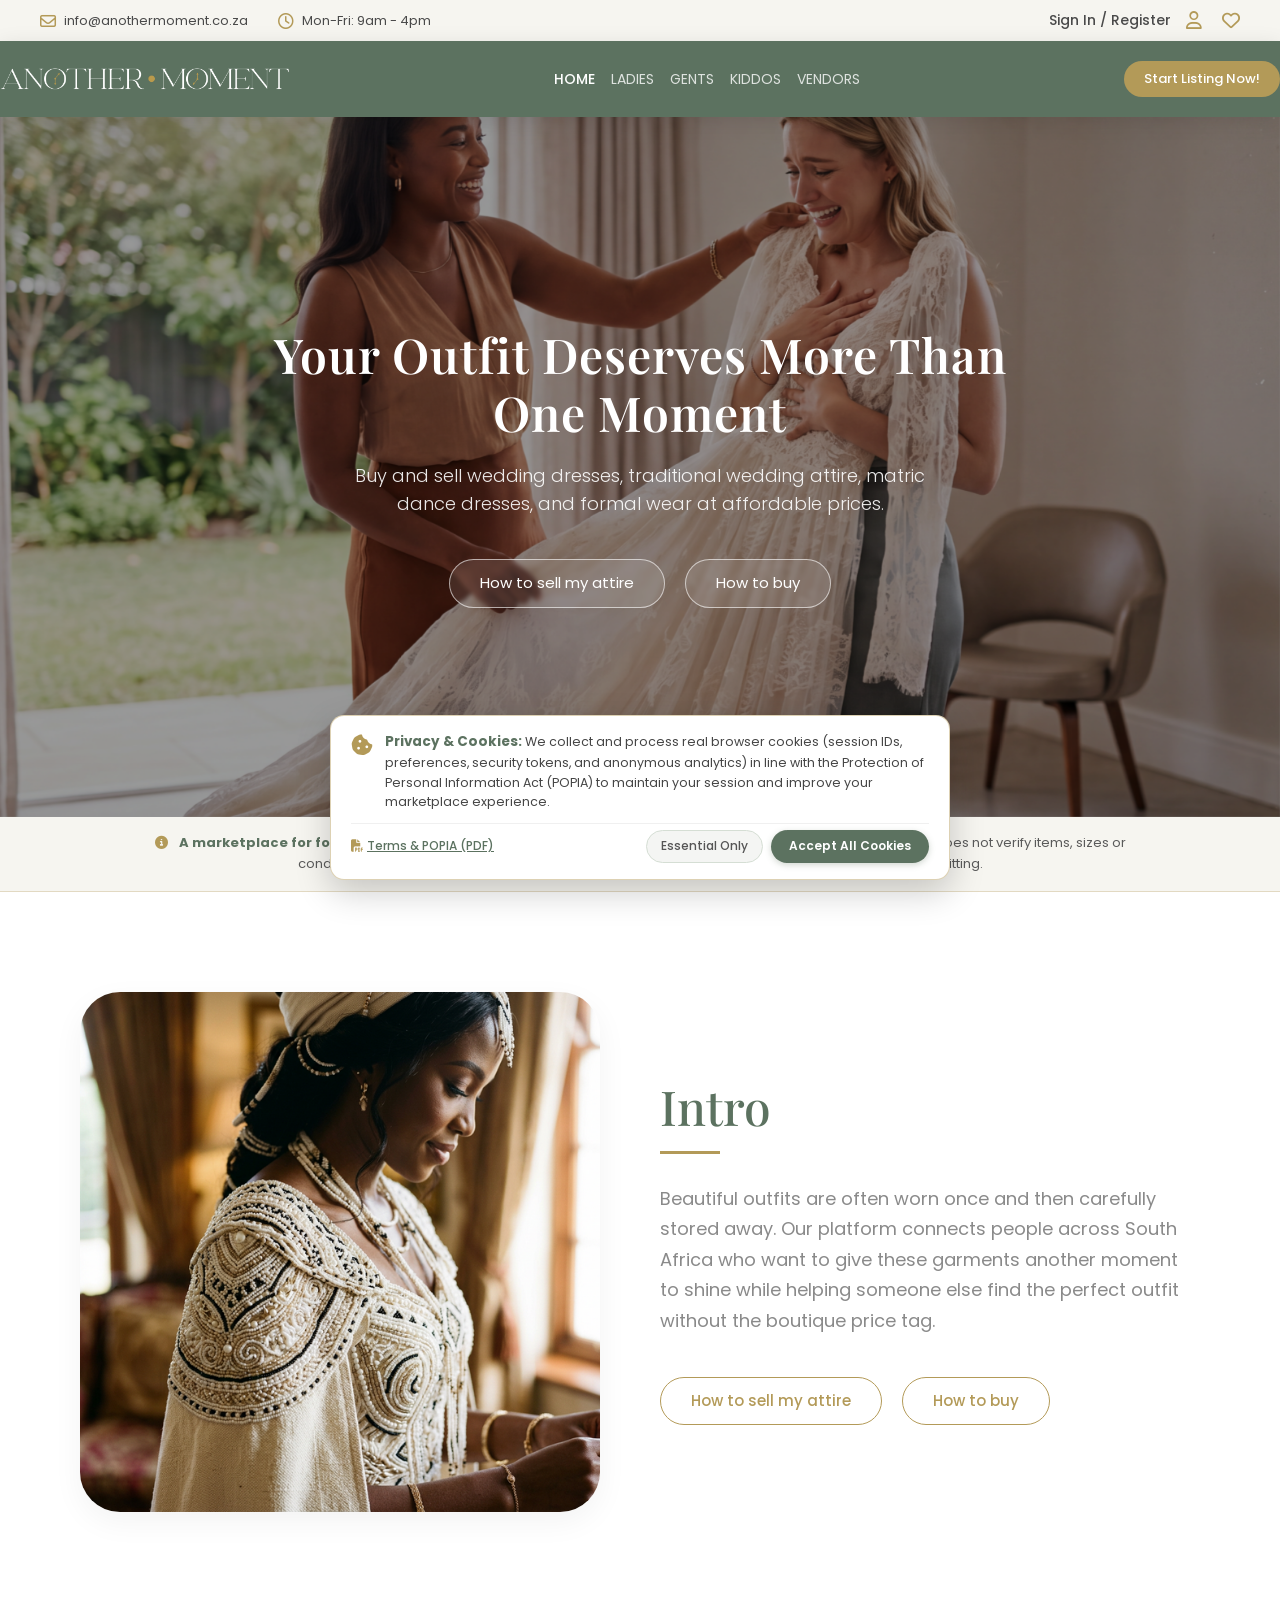
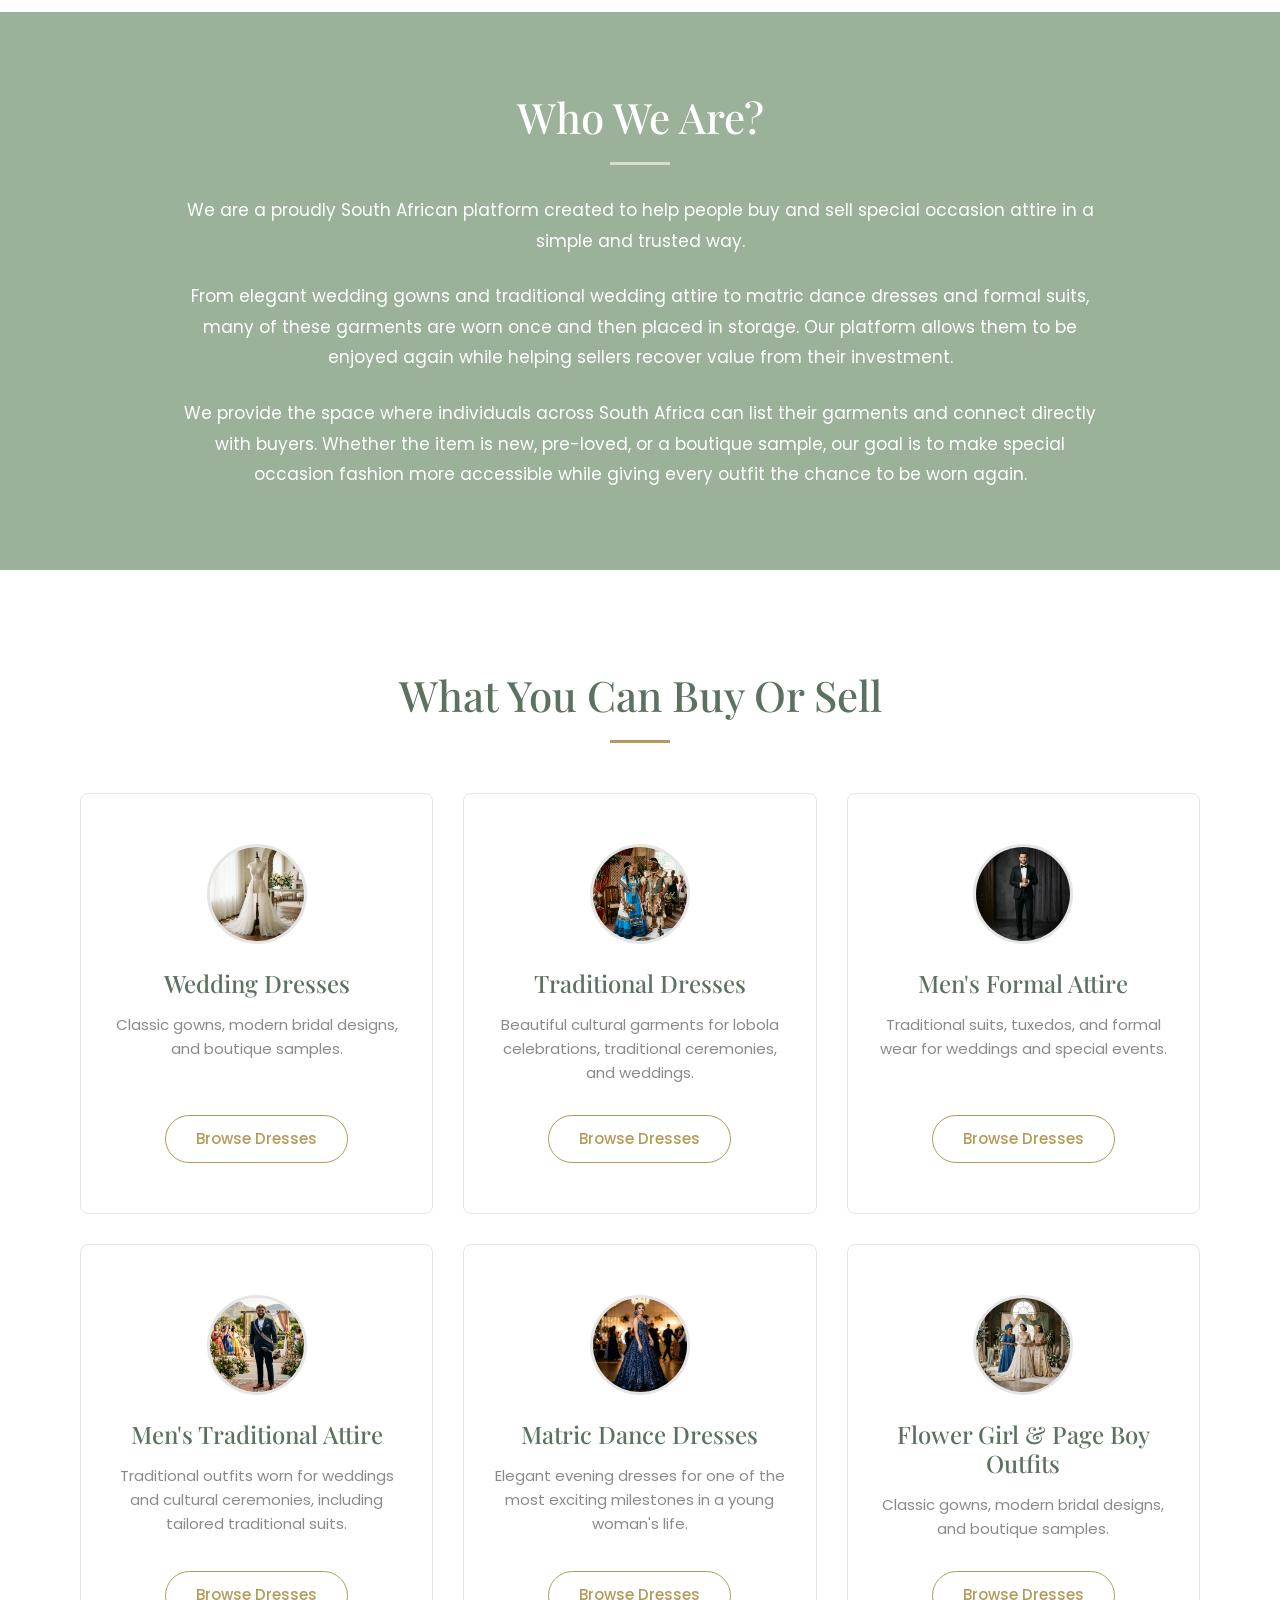
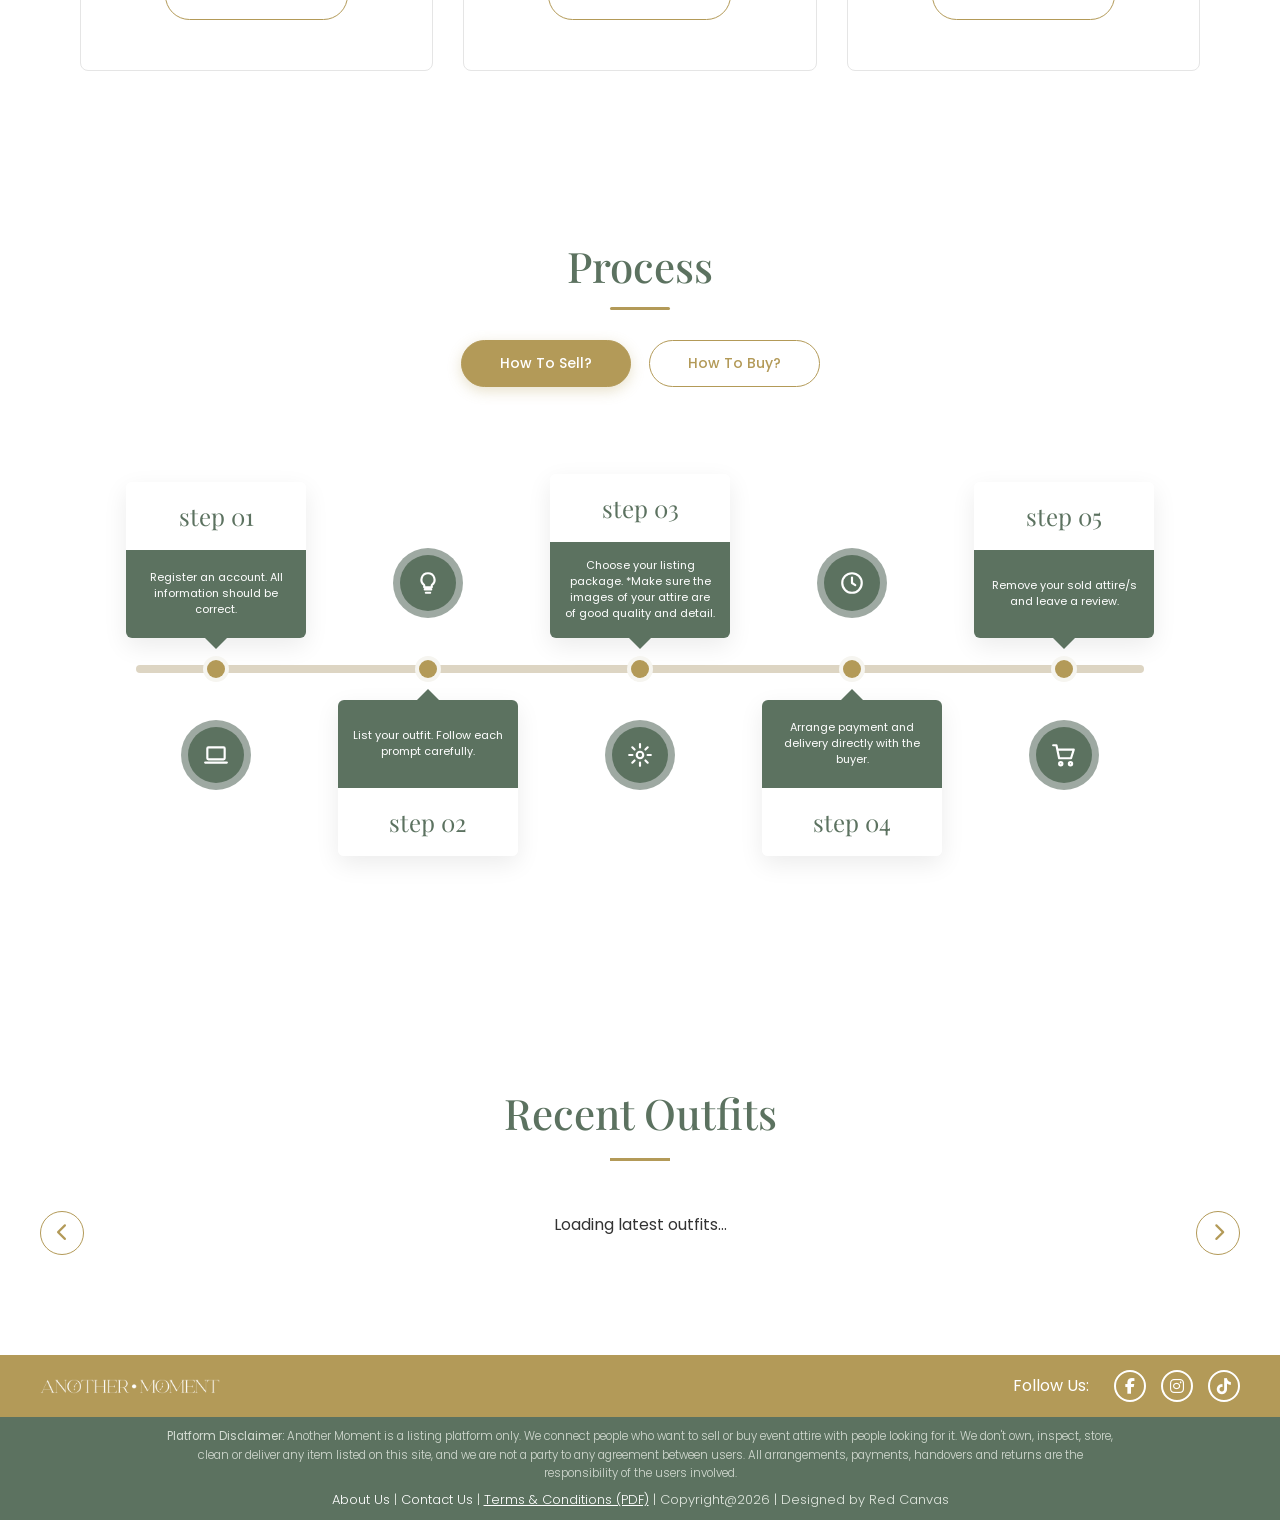
<file: index.html>
<!DOCTYPE html>
<html lang="en">

<head>
    <meta charset="UTF-8">
    <meta name="viewport" content="width=device-width, initial-scale=1.0">
    <title>ANOTHER MOMENT - Your Outfit Deserves More Than One Moment</title>

    <!-- Fonts -->
    <link rel="preconnect" href="https://fonts.googleapis.com">
    <link rel="preconnect" href="https://fonts.gstatic.com" crossorigin>
    <link
        href="https://fonts.googleapis.com/css2?family=Playfair+Display:wght@400;500;600;700&family=Poppins:wght@300;400;500;600&display=swap"
        rel="stylesheet">

    <!-- Icons -->
    <link rel="stylesheet" href="https://cdnjs.cloudflare.com/ajax/libs/font-awesome/6.4.0/css/all.min.css">

    <!-- Bootstrap CSS -->
    <link href="https://cdn.jsdelivr.net/npm/bootstrap@5.3.3/dist/css/bootstrap.min.css" rel="stylesheet">
    <!-- Styles -->
    <link rel="stylesheet" href="style.css?v=8">
    <link rel="icon" href="images/favicon.png" type="image/png">
</head>

<body>
    <!-- Top Bar -->
    <div class="top-bar">
        <div class="top-bar-container">
            <div class="top-bar-left">
                <div class="top-bar-item">
                    <i class="fa-regular fa-envelope"></i>
                    <span>info@anothermoment.co.za</span>
                </div>
                <div class="top-bar-item">
                    <i class="fa-regular fa-clock"></i>
                    <span>Mon-Fri: 9am - 4pm</span>
                </div>
            </div>
            <div class="top-bar-right">
                <div class="top-bar-item sign-in">
                    <a href="login.html" class="text-decoration-none text-reset"><span>Sign In / Register</span></a>
                    <i class="fa-regular fa-user"></i>
                </div>

                                <div class="top-bar-item notifications-container" id="nav-notifications-bell" style="display: none;">
                    <i class="fa-regular fa-bell notification-bell"></i>
                    <span class="notification-badge" id="nav-notifications-badge">0</span>
                    <div class="notification-dropdown" id="nav-notifications-dropdown">
                        <div class="notification-empty">Loading notifications...</div>
                    </div>
                </div>
                <div class="top-bar-item favorites" style="cursor: pointer;" title="Favorites">
                    <a href="favorites.html" class="text-decoration-none text-reset"><i class="fa-regular fa-heart"></i></a>
                </div>
            </div>
        </div>
    </div>

    <!-- Main Navigation -->
    <header class="header">
        <nav class="navbar navbar-expand-lg navbar-dark bg-transparent w-100 py-0">
            <div class="container-fluid header-container px-0">
                <div class="logo">
                    <a class="navbar-brand m-0 p-0" href="index.html">
                        <img src="images/svg/Another-Moment-Logo-header-2.png" alt="Another Moment" class="header-logo-img">
                    </a>
                </div>
                <button class="navbar-toggler border-0 shadow-none" type="button" data-bs-toggle="collapse"
                    data-bs-target="#navMenuContent" aria-controls="navMenuContent" aria-expanded="false"
                    aria-label="Toggle navigation">
                    <span class="navbar-toggler-icon"></span>
                </button>
                <div class="collapse navbar-collapse" id="navMenuContent">
                    <ul class="navbar-nav mx-auto mb-3 mb-lg-0 nav-menu justify-content-center gap-3 mt-4 mt-lg-0 text-center">
    <li class="nav-item"><a class="nav-link active p-0" href="index.html">Home</a></li>
    <li class="nav-item dropdown">
        <a class="nav-link dropdown-toggle p-0" href="#" id="ladiesDropdown" role="button" data-bs-toggle="dropdown" aria-expanded="false">Ladies</a>
        <ul class="dropdown-menu" aria-labelledby="ladiesDropdown">
            <li><a class="dropdown-item" href="category.html?type=white-wedding">White Wedding Dress</a></li>
            <li><a class="dropdown-item" href="category.html?type=traditional-wedding">Traditional Wedding Dress</a></li>
            <li><a class="dropdown-item" href="category.html?type=matric-dance">Matric Dance Dress</a></li>
            <li><a class="dropdown-item" href="category.html?type=evening">Evening Dress</a></li>
        </ul>
    </li>
    <li class="nav-item dropdown">
        <a class="nav-link dropdown-toggle p-0" href="#" id="gentsDropdown" role="button" data-bs-toggle="dropdown" aria-expanded="false">Gents</a>
        <ul class="dropdown-menu" aria-labelledby="gentsDropdown">
            <li><a class="dropdown-item" href="category.html?type=tuxedos">Tuxedos</a></li>
            <li><a class="dropdown-item" href="category.html?type=suits">Suits</a></li>
            <li><a class="dropdown-item" href="category.html?type=traditional-attire">Traditional Attire</a></li>
        </ul>
    </li>
    <li class="nav-item dropdown">
        <a class="nav-link dropdown-toggle p-0" href="#" id="kiddosDropdown" role="button" data-bs-toggle="dropdown" aria-expanded="false">Kiddos</a>
        <ul class="dropdown-menu" aria-labelledby="kiddosDropdown">
            <li><a class="dropdown-item" href="category.html?type=boys-formal">Boys Formal Attire</a></li>
            <li><a class="dropdown-item" href="category.html?type=boys-traditional">Boys Traditional Attire</a></li>
            <li><a class="dropdown-item" href="category.html?type=girls-formal">Girl Formal Dresses</a></li>
            <li><a class="dropdown-item" href="category.html?type=girls-traditional">Girls Traditional Dress</a></li>
        </ul>
    </li>
    <li class="nav-item"><a class="nav-link p-0" href="vendors.html">Vendors</a></li>
    
</ul>
                    <div class="header-action mt-3 mt-lg-0 mb-3 mb-lg-0 text-center">
                        <a href="register.html" class="btn-list-attire text-decoration-none d-inline-block">Start Listing Now!</a>
                    </div>
                </div>
            </div>
        </nav>
    </header>

    <!-- Hero Section -->
    <section class="hero">
        <div id="heroCarousel" class="carousel slide carousel-fade position-absolute top-0 start-0 w-100 h-100" data-bs-ride="carousel" data-bs-interval="4000" style="z-index: -2;">
            <div class="carousel-inner h-100">
                <div class="carousel-item active h-100" style="background-image: url('images/heroslides/another moment slide 1.png'); background-size: cover; background-position: center; background-attachment: fixed;">
                </div>
                <div class="carousel-item h-100" style="background-image: url('images/heroslides/another moment slide 2.png'); background-size: cover; background-position: center; background-attachment: fixed;">
                </div>
                <div class="carousel-item h-100" style="background-image: url('images/heroslides/another moment slide 3.png'); background-size: cover; background-position: center; background-attachment: fixed;">
                </div>
                <div class="carousel-item h-100" style="background-image: url('images/heroslides/another moment slide 4.png'); background-size: cover; background-position: center; background-attachment: fixed;">
                </div>
                <div class="carousel-item h-100" style="background-image: url('images/heroslides/hero.png'); background-size: cover; background-position: center; background-attachment: fixed;">
                </div>
            </div>
        </div>
        <div class="hero-overlay"></div>
        <div class="hero-content">
            <h1>Your Outfit Deserves More Than One Moment</h1>
            <p>Buy and sell wedding dresses, traditional wedding attire, matric<br>dance dresses, and formal wear at
                affordable prices.</p>
            <div class="hero-buttons">
                <a href="#process" class="btn-outline-white" onclick="switchProcessTab('sell')">How to sell my attire</a>
                <a href="#process" class="btn-outline-white" onclick="switchProcessTab('buy')">How to buy</a>
            </div>
        </div>
    </section>

    <!-- Marketplace Notice Banner -->
    <div class="marketplace-notice-banner py-2 py-md-3" style="background-color: var(--cream); border-bottom: 1px solid rgba(179, 154, 88, 0.3);">
        <div class="container text-center px-3">
            <p class="mb-0" style="font-size: 13px; line-height: 1.6; max-width: 980px; margin: 0 auto; color: #5a5a5a;">
                <i class="fa-solid fa-circle-info me-2" style="color: var(--gold);"></i>
                <strong style="color: var(--sage-green);">A marketplace for formal and event attire.</strong> Every listing is created and managed by its owner. Another Moment does not verify items, sizes or condition. Please review each listing carefully and communicate directly with the lister before committing.
            </p>
        </div>
    </div>

    <!-- Intro Section -->
    <section class="intro">
        <div class="intro-container">
            <div class="intro-image-wrapper">
                <img src="images/intro.png" alt="Wedding dress intricate back details" class="intro-image">
            </div>
            <div class="intro-text">
                <h2>Intro</h2>
                <div class="heading-line"></div>
                <p>Beautiful outfits are often worn once and then carefully stored away. Our platform connects people
                    across South Africa who want to give these garments another moment to shine while helping someone
                    else find the perfect outfit without the boutique price tag.</p>
                <div class="intro-buttons">
                    <a href="#process" class="btn-outline-gold" onclick="switchProcessTab('sell')">How to sell my attire</a>
                    <a href="#process" class="btn-outline-gold" onclick="switchProcessTab('buy')">How to buy</a>
                </div>
            </div>
        </div>
    </section>
    <!-- Who We Are Section -->
    <section class="who-we-are">
        <div class="who-we-are-container">
            <h2>Who We Are?</h2>
            <div class="heading-line center-line line-light"></div>
            <p>We are a proudly South African platform created to help people buy and sell special occasion attire in a
                simple and trusted way.</p>
            <p>From elegant wedding gowns and traditional wedding attire to matric dance dresses and formal suits, many
                of these garments are worn once and then placed in storage. Our platform allows them to be enjoyed again
                while helping sellers recover value from their investment.</p>
            <p>We provide the space where individuals across South Africa can list their garments and connect directly
                with buyers. Whether the item is new, pre-loved, or a boutique sample, our goal is to make special
                occasion fashion more accessible while giving every outfit the chance to be worn again.</p>
        </div>
    </section>

    <!-- Capabilities Section -->
    <section class="capabilities">
        <div class="capabilities-container">
            <h2>What You Can Buy Or Sell</h2>
            <div class="heading-line center-line"></div>

            <div class="cards-grid">
                <div class="card">
                    <div class="card-icon">
                        <img src="images/categories/wedding_dresses.png" alt="Wedding Dresses" width="100" height="100">
                    </div>
                    <h3>Wedding Dresses</h3>
                    <p>Classic gowns, modern bridal designs, and boutique samples.</p>
                    <a href="category.html?type=wedding" class="btn-outline-gold">Browse Dresses</a>
                </div>
                <div class="card">
                    <div class="card-icon">
                        <img src="images/categories/traditional_dresses.png" alt="Traditional Dresses" width="100"
                            height="100">
                    </div>
                    <h3>Traditional Dresses</h3>
                    <p>Beautiful cultural garments for lobola celebrations, traditional ceremonies, and weddings.</p>
                    <a href="category.html?type=wedding" class="btn-outline-gold">Browse Dresses</a>
                </div>
                <div class="card">
                    <div class="card-icon">
                        <img src="images/categories/mens_formal.png" alt="Men's Formal Attire" width="100" height="100">
                    </div>
                    <h3>Men's Formal Attire</h3>
                    <p>Traditional suits, tuxedos, and formal wear for weddings and special events.</p>
                    <a href="category.html?type=men" class="btn-outline-gold">Browse Dresses</a>
                </div>
                <div class="card">
                    <div class="card-icon">
                        <img src="images/categories/mens_traditional.png" alt="Men's Traditional Attire" width="100"
                            height="100">
                    </div>
                    <h3>Men's Traditional Attire</h3>
                    <p>Traditional outfits worn for weddings and cultural ceremonies, including tailored traditional
                        suits.</p>
                    <a href="category.html?type=men" class="btn-outline-gold">Browse Dresses</a>
                </div>
                <div class="card">
                    <div class="card-icon">
                        <img src="images/categories/matric_dance.png" alt="Matric Dance Dresses" width="100"
                            height="100">
                    </div>
                    <h3>Matric Dance Dresses</h3>
                    <p>Elegant evening dresses for one of the most exciting milestones in a young woman's life.</p>
                    <a href="category.html?type=evening" class="btn-outline-gold">Browse Dresses</a>
                </div>
                <div class="card">
                    <div class="card-icon">
                        <img src="images/hero.png" alt="Flower Girl & Page Boy" width="100" height="100">
                    </div>
                    <h3>Flower Girl &amp; Page Boy Outfits</h3>
                    <p>Classic gowns, modern bridal designs, and boutique samples.</p>
                    <a href="category.html?type=kiddos" class="btn-outline-gold">Browse Dresses</a>
                </div>
            </div>
        </div>
    </section>
    <!-- Process Section (Blended Sell & Buy Timelines) -->
    <section class="am-process" id="process">
        <h2>Process</h2>
        <div class="am-rule"></div>

        <div class="am-tabs" role="tablist">
            <button class="am-tab active" data-panel="sell" role="tab" onclick="switchProcessTab('sell')">How To Sell?</button>
            <button class="am-tab" data-panel="buy" role="tab" onclick="switchProcessTab('buy')">How To Buy?</button>
        </div>

        <!-- ============ HOW TO SELL ============ -->
        <div class="am-panel active" id="panel-sell">
            <div class="am-timeline">
                <div class="am-col">
                    <div class="am-slot-top"><div class="am-card down"><div class="head">step 01</div><div class="body">Register an account. All information should be correct.</div></div></div>
                    <div class="am-slot-dot"><span class="am-dot"></span></div>
                    <div class="am-slot-bottom"><div class="am-icon"><span><svg viewBox="0 0 24 24"><rect x="4" y="5" width="16" height="11" rx="1"/><path d="M2 19h20"/></svg></span></div></div>
                </div>
                <div class="am-col">
                    <div class="am-slot-top"><div class="am-icon"><span><svg viewBox="0 0 24 24"><path d="M9 18h6M10 21h4M12 3a6 6 0 0 0-3.5 10.9V16h7v-2.1A6 6 0 0 0 12 3z"/></svg></span></div></div>
                    <div class="am-slot-dot"><span class="am-dot"></span></div>
                    <div class="am-slot-bottom"><div class="am-card up"><div class="body">List your outfit. Follow each prompt carefully.</div><div class="head">step 02</div></div></div>
                </div>
                <div class="am-col">
                    <div class="am-slot-top"><div class="am-card down"><div class="head">step 03</div><div class="body">Choose your listing package. *Make sure the images of your attire are of good quality and detail.</div></div></div>
                    <div class="am-slot-dot"><span class="am-dot"></span></div>
                    <div class="am-slot-bottom"><div class="am-icon"><span><svg viewBox="0 0 24 24"><circle cx="12" cy="12" r="3"/><path d="M12 2v3M12 19v3M2 12h3M19 12h3M4.9 4.9l2.1 2.1M17 17l2.1 2.1M4.9 19.1 7 17M17 7l2.1-2.1"/></svg></span></div></div>
                </div>
                <div class="am-col">
                    <div class="am-slot-top"><div class="am-icon"><span><svg viewBox="0 0 24 24"><circle cx="12" cy="12" r="9"/><path d="M12 7v5l3 2"/></svg></span></div></div>
                    <div class="am-slot-dot"><span class="am-dot"></span></div>
                    <div class="am-slot-bottom"><div class="am-card up"><div class="body">Arrange payment and delivery directly with the buyer.</div><div class="head">step 04</div></div></div>
                </div>
                <div class="am-col">
                    <div class="am-slot-top"><div class="am-card down"><div class="head">step 05</div><div class="body">Remove your sold attire/s and leave a review.</div></div></div>
                    <div class="am-slot-dot"><span class="am-dot"></span></div>
                    <div class="am-slot-bottom"><div class="am-icon"><span><svg viewBox="0 0 24 24"><circle cx="9" cy="20" r="1.5"/><circle cx="18" cy="20" r="1.5"/><path d="M2 3h3l2.5 12h11L21 7H6"/></svg></span></div></div>
                </div>
            </div>
        </div>

        <!-- ============ HOW TO BUY ============ -->
        <div class="am-panel" id="panel-buy">
            <div class="am-timeline">
                <div class="am-col">
                    <div class="am-slot-top"><div class="am-card down"><div class="head">step 01</div><div class="body">Browse the marketplace. Filter by occasion, size and location.</div></div></div>
                    <div class="am-slot-dot"><span class="am-dot"></span></div>
                    <div class="am-slot-bottom"><div class="am-icon"><span><svg viewBox="0 0 24 24"><circle cx="11" cy="11" r="7"/><path d="m20 20-4-4"/></svg></span></div></div>
                </div>
                <div class="am-col">
                    <div class="am-slot-top"><div class="am-icon"><span><svg viewBox="0 0 24 24"><path d="M2 12s3.5-7 10-7 10 7 10 7-3.5 7-10 7S2 12 2 12z"/><circle cx="12" cy="12" r="3"/></svg></span></div></div>
                    <div class="am-slot-dot"><span class="am-dot"></span></div>
                    <div class="am-slot-bottom"><div class="am-card up"><div class="body">View the listing. Check photos, measurements and condition carefully.</div><div class="head">step 02</div></div></div>
                </div>
                <div class="am-col">
                    <div class="am-slot-top"><div class="am-card down"><div class="head">step 03</div><div class="body">Contact the seller. *Ask any questions and request extra photos if needed.</div></div></div>
                    <div class="am-slot-dot"><span class="am-dot"></span></div>
                    <div class="am-slot-bottom"><div class="am-icon"><span><svg viewBox="0 0 24 24"><path d="M21 12a8 8 0 0 1-11.8 7L4 20l1.1-4.6A8 8 0 1 1 21 12z"/></svg></span></div></div>
                </div>
                <div class="am-col">
                    <div class="am-slot-top"><div class="am-icon"><span><svg viewBox="0 0 24 24"><rect x="2" y="6" width="20" height="13" rx="2"/><path d="M2 10h20M6 15h4"/></svg></span></div></div>
                    <div class="am-slot-dot"><span class="am-dot"></span></div>
                    <div class="am-slot-bottom"><div class="am-card up"><div class="body">Arrange payment and delivery or collection directly with the seller.</div><div class="head">step 04</div></div></div>
                </div>
                <div class="am-col">
                    <div class="am-slot-top"><div class="am-card down"><div class="head">step 05</div><div class="body">Receive your attire, enjoy your moment and leave a review.</div></div></div>
                    <div class="am-slot-dot"><span class="am-dot"></span></div>
                    <div class="am-slot-bottom"><div class="am-icon"><span><svg viewBox="0 0 24 24"><path d="m12 3 2.8 5.7 6.2.9-4.5 4.4 1 6.2L12 17.3 6.5 20.2l1-6.2L3 9.6l6.2-.9z"/></svg></span></div></div>
                </div>
            </div>
        </div>
    </section>

    <!-- Recent Outfits Section -->
    <section class="recent-outfits">
        <div class="recent-container">
            <h2>Recent Outfits</h2>
            <div class="heading-line center-line"></div>

            <div class="carousel-wrapper">
                <button class="carousel-btn prev-btn" id="recent-prev"><i class="fa-solid fa-chevron-left"></i></button>

                <div class="carousel-viewport" style="overflow: hidden; width: 100%;">
                    <div class="outfits-grid" id="recent-outfits-grid">
                        <!-- Outfit Card 1 -->
                        <a href="product-details.html" class="outfit-card text-decoration-none">
                            <div class="outfit-image-container">
                                <img src="images/categories/wedding_dresses.png" alt="Bridal Gown" width="400"
                                    height="400">
                            </div>
                            <div class="outfit-details">
                                <h5 class="outfit-title" title="Bridal Gown">Bridal Gown</h5>
                                <div class="outfit-price-row">
                                    <span class="outfit-price">R 8,500.00</span>
                                </div>
                            </div>
                        </a>

                        <!-- Outfit Card 2 -->
                        <a href="product-details.html" class="outfit-card text-decoration-none">
                            <div class="outfit-image-container">
                                <img src="images/categories/traditional_dresses.png" alt="Traditional Dress" width="400"
                                    height="400">
                            </div>
                            <div class="outfit-details">
                                <h5 class="outfit-title" title="Traditional Wedding Dress">Traditional Wedding Dress</h5>
                                <div class="outfit-price-row">
                                    <span class="outfit-price">R 6,200.00</span>
                                </div>
                            </div>
                        </a>

                        <!-- Outfit Card 3 -->
                        <a href="product-details.html" class="outfit-card text-decoration-none">
                            <div class="outfit-image-container">
                                <img src="images/categories/mens_formal.png" alt="Men's Formal Tuxedo" width="400"
                                    height="400">
                            </div>
                            <div class="outfit-details">
                                <h5 class="outfit-title" title="Men's Formal Tuxedo">Men's Formal Tuxedo</h5>
                                <div class="outfit-price-row">
                                    <span class="outfit-price">R 3,500.00</span>
                                </div>
                            </div>
                        </a>
                        <!-- Outfit Card 4 -->
                        <a href="product-details.html" class="outfit-card text-decoration-none">
                            <div class="outfit-image-container">
                                <img src="images/categories/mens_traditional.png" alt="Men's Traditional Suit">
                            </div>
                            <div class="outfit-details">
                                <h5 class="outfit-title" title="Men's Traditional Suit">Men's Traditional Suit</h5>
                                <div class="outfit-price-row">
                                    <span class="outfit-price">R 4,800.00</span>
                                </div>
                            </div>
                        </a>

                        <!-- Outfit Card 5 -->
                        <a href="product-details.html" class="outfit-card text-decoration-none">
                            <div class="outfit-image-container">
                                <img src="images/categories/matric_dance.png" alt="Matric Dance Gown" width="400"
                                    height="400">
                            </div>
                            <div class="outfit-details">
                                <h5 class="outfit-title" title="Matric Dance Gown">Matric Dance Gown</h5>
                                <div class="outfit-price-row">
                                    <span class="outfit-price">R 5,200.00</span>
                                </div>
                            </div>
                        </a>
                    </div>
                </div>

                <button class="carousel-btn next-btn" id="recent-next"><i
                        class="fa-solid fa-chevron-right"></i></button>
            </div>

        </div>
    </section>
    <!-- Recently Viewed Section -->
    <section class="recent-outfits" id="recently-viewed-section" style="display: none; background-color: #fcf9f5;">
        <div class="recent-container">
            <h2>Recently Viewed</h2>
            <div class="heading-line center-line"></div>

            <div class="carousel-wrapper">
                <div class="carousel-viewport" style="overflow-x: auto; width: 100%; padding-bottom: 10px;">
                    <div class="outfits-grid" id="recently-viewed-grid">
                        <!-- Populated by JS -->
                    </div>
                </div>
            </div>
        </div>
    </section>


    <!-- Footer -->
    <footer class="footer">
        <div class="footer-top">
            <div class="footer-top-container">
                <div class="footer-logo"><img src="images/svg/another-moment-logo-white.png" alt="Another Moment" class="footer-logo-img"></div>
                <div class="footer-socials">
                    <span class="follow-text">Follow Us:</span>
                    <a href="https://www.facebook.com/search/top?q=Another%20Moment%20-%20Events%20Attire%20Marketplace" target="_blank" class="social-icon"><i class="fa-brands fa-facebook-f"></i></a>
                    <a href="https://www.instagram.com/anothermoment_attire/" target="_blank" class="social-icon"><i class="fa-brands fa-instagram"></i></a>
                    <a href="https://www.tiktok.com/@anothermoment_attire" target="_blank" class="social-icon"><i class="fa-brands fa-tiktok"></i></a>
                </div>
            </div>
        </div>
        <div class="footer-bottom">
            <div class="footer-bottom-container">
                <p class="footer-platform-disclaimer mb-2" style="font-size: 11.5px; line-height: 1.6; opacity: 0.9; max-width: 960px; margin: 0 auto 10px; text-align: center; color: #e2e8e0;">
                    <strong>Platform Disclaimer:</strong> Another Moment is a listing platform only. We connect people who want to sell or buy event attire with people looking for it. We don't own, inspect, store, clean or deliver any item listed on this site, and we are not a party to any agreement between users. All arrangements, payments, handovers and returns are the responsibility of the users involved.
                </p>
                <p style="text-align: center;"><a href="about.html" style="color: white; text-decoration: none;">About Us</a> | <a href="contact.html" style="color: white; text-decoration: none;">Contact Us</a> | <a href="Another_Moment_Terms_and_Conditions.pdf" target="_blank" style="color: white; text-decoration: underline;">Terms &amp; Conditions (PDF)</a> | Copyright@2026 | Designed by Red Canvas</p>
            </div>
        </div>
    </footer>

    <!-- Bootstrap JS Bundle -->
    <script src="https://cdn.jsdelivr.net/npm/bootstrap@5.3.3/dist/js/bootstrap.bundle.min.js"></script>

    <script>
        document.addEventListener('DOMContentLoaded', function () {
            const grid = document.getElementById('recent-outfits-grid');
            const prevBtn = document.getElementById('recent-prev');
            const nextBtn = document.getElementById('recent-next');

            if (grid && prevBtn && nextBtn) {
                let currentIndex = 0;

                const updateCarousel = () => {
                    const card = grid.querySelector('.outfit-card');
                    if (card) {
                        const gap = parseInt(window.getComputedStyle(grid).gap) || 0;
                        const cardWidth = card.offsetWidth + gap;

                        // Total items and visible items
                        const totalCards = grid.querySelectorAll('.outfit-card').length;
                        const visibleCards = Math.round(grid.parentElement.offsetWidth / cardWidth) || 1;

                        // Max index
                        const maxIndex = Math.max(0, totalCards - visibleCards);

                        if (currentIndex > maxIndex) currentIndex = maxIndex;
                        if (currentIndex < 0) currentIndex = 0;

                        grid.style.transform = `translateX(-${currentIndex * cardWidth}px)`;
                    }
                };

                prevBtn.addEventListener('click', () => {
                    if (currentIndex > 0) {
                        currentIndex--;
                        updateCarousel();
                    }
                });

                nextBtn.addEventListener('click', () => {
                    const card = grid.querySelector('.outfit-card');
                    if (card) {
                        const gap = parseInt(window.getComputedStyle(grid).gap) || 0;
                        const cardWidth = card.offsetWidth + gap;
                        const totalCards = grid.querySelectorAll('.outfit-card').length;
                        const visibleCards = Math.round(grid.parentElement.offsetWidth / cardWidth) || 1;
                        const maxIndex = Math.max(0, totalCards - visibleCards);

                        if (currentIndex < maxIndex) {
                            currentIndex++;
                            updateCarousel();
                        }
                    }
                });

                window.addEventListener('resize', updateCarousel);
            }

            // Interactive Process Tab Switcher (How to Sell / How to Buy)
            window.switchProcessTab = function(panelKey) {
                document.querySelectorAll('.am-tab').forEach(t => t.classList.remove('active'));
                document.querySelectorAll('.am-panel').forEach(p => p.classList.remove('active'));
                const targetTab = document.querySelector(`.am-tab[data-panel="${panelKey}"]`);
                const targetPanel = document.getElementById(`panel-${panelKey}`);
                if (targetTab) targetTab.classList.add('active');
                if (targetPanel) targetPanel.classList.add('active');
            };

            document.querySelectorAll('.am-tab').forEach(tab => {
                tab.addEventListener('click', function() {
                    window.switchProcessTab(this.dataset.panel);
                });
            });
        });
    </script>
    <script src="frontend-api.js?v=22"></script>
</body>

</html>
</file>
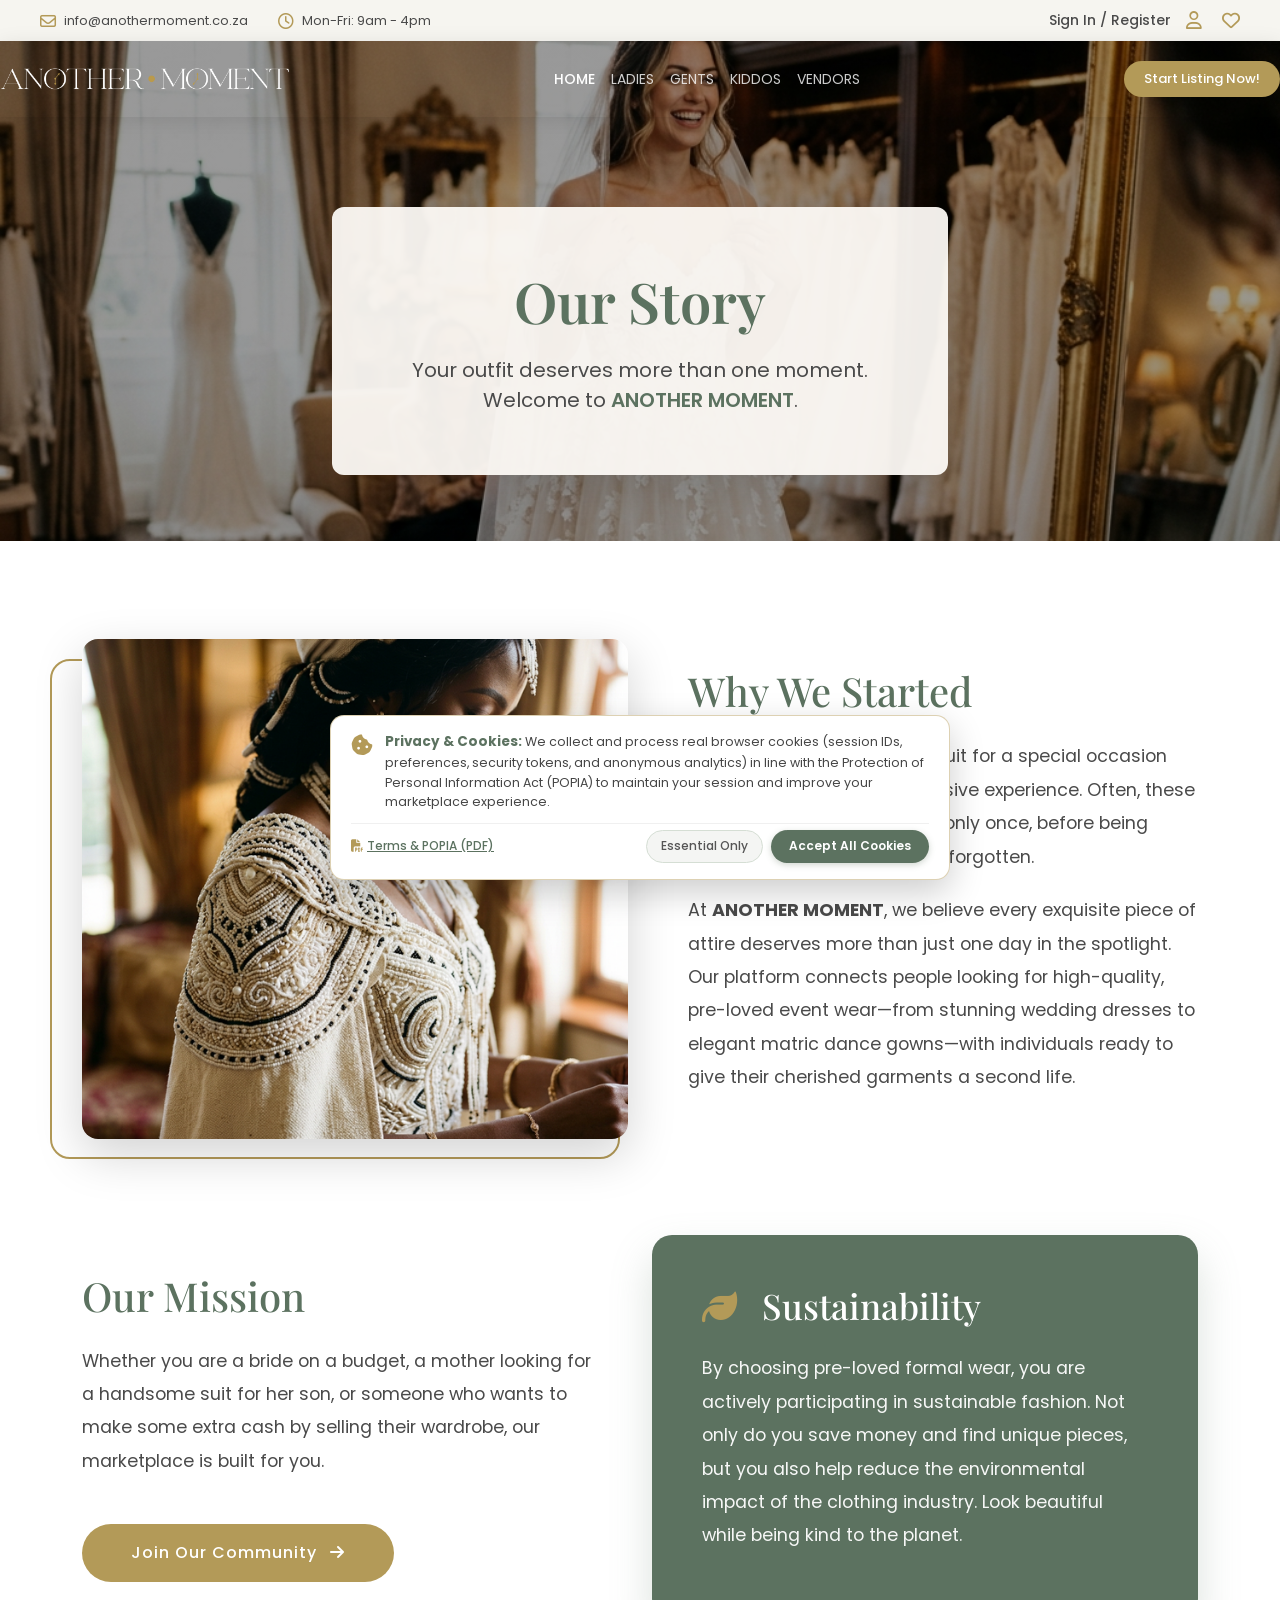
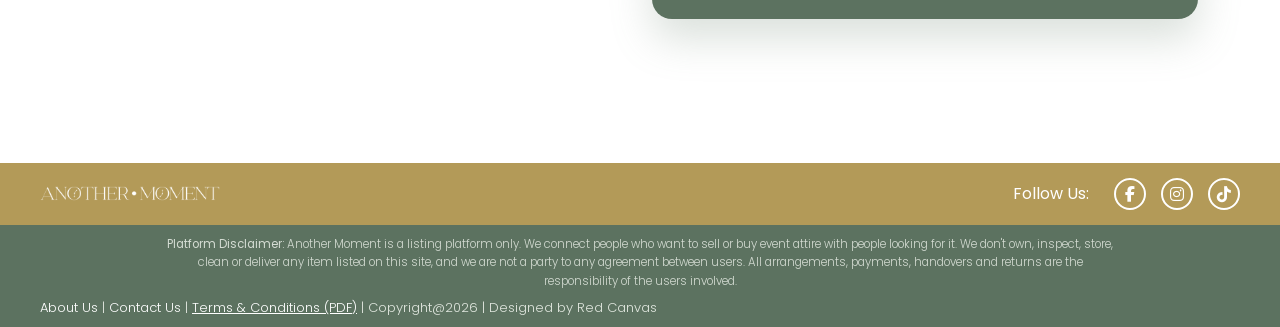
<file: about.html>
<!DOCTYPE html>
<html lang="en">

<head>
    <meta charset="UTF-8">
    <meta name="viewport" content="width=device-width, initial-scale=1.0">
    <title>Wedding Dresses - ANOTHER MOMENT</title>

    <!-- Fonts -->
    <link rel="preconnect" href="https://fonts.googleapis.com">
    <link rel="preconnect" href="https://fonts.gstatic.com" crossorigin>
    <link
        href="https://fonts.googleapis.com/css2?family=Playfair+Display:wght@400;500;600;700&family=Poppins:wght@300;400;500;600&display=swap"
        rel="stylesheet">

    <!-- Icons -->
    <link rel="stylesheet" href="https://cdnjs.cloudflare.com/ajax/libs/font-awesome/6.4.0/css/all.min.css">

    <!-- Bootstrap CSS -->
    <link href="https://cdn.jsdelivr.net/npm/bootstrap@5.3.3/dist/css/bootstrap.min.css" rel="stylesheet">
    <!-- Styles -->
    <link rel="stylesheet" href="style.css?v=8">
    <link rel="icon" href="images/favicon.png" type="image/png">
</head>

<body>
    <!-- Top Bar -->
    <div class="top-bar">
        <div class="top-bar-container">
            <div class="top-bar-left">
                <div class="top-bar-item">
                    <i class="fa-regular fa-envelope"></i>
                    <span>info@anothermoment.co.za</span>
                </div>
                <div class="top-bar-item">
                    <i class="fa-regular fa-clock"></i>
                    <span>Mon-Fri: 9am - 4pm</span>
                </div>
            </div>
            <div class="top-bar-right">
                <div class="top-bar-item sign-in">
                    <span>Sign In / Register</span>
                    <i class="fa-regular fa-user"></i>
                </div>

                                <div class="top-bar-item notifications-container" id="nav-notifications-bell" style="display: none;">
                    <i class="fa-regular fa-bell notification-bell"></i>
                    <span class="notification-badge" id="nav-notifications-badge">0</span>
                    <div class="notification-dropdown" id="nav-notifications-dropdown">
                        <div class="notification-empty">Loading notifications...</div>
                    </div>
                </div>
                <div class="top-bar-item favorites" style="cursor: pointer;" title="Favorites">
                    <a href="favorites.html" class="text-decoration-none text-reset"><i class="fa-regular fa-heart"></i></a>
                </div>
            </div>
        </div>
    </div>

    <div style="position: relative;">
        <!-- Main Navigation -->
        <header class="header position-absolute w-100" style="z-index: 1000; background-color: transparent;">
            <nav class="navbar navbar-expand-lg navbar-dark bg-transparent w-100 py-0">
                <div class="container-fluid header-container px-0">
                    <div class="logo">
                        <a class="navbar-brand m-0 p-0" href="index.html">
                            <img src="images/svg/Another-Moment-Logo-header-2.png" alt="Another Moment" class="header-logo-img">
                        </a>
                    </div>
                    <button class="navbar-toggler border-0 shadow-none" type="button" data-bs-toggle="collapse"
                        data-bs-target="#navMenuContent" aria-controls="navMenuContent" aria-expanded="false"
                        aria-label="Toggle navigation">
                        <span class="navbar-toggler-icon"></span>
                    </button>
                    <div class="collapse navbar-collapse" id="navMenuContent">
                        <ul class="navbar-nav mx-auto mb-3 mb-lg-0 nav-menu justify-content-center gap-3 mt-4 mt-lg-0 text-center">
        <li class="nav-item"><a class="nav-link active p-0" href="index.html">Home</a></li>
        <li class="nav-item dropdown">
            <a class="nav-link dropdown-toggle p-0" href="#" id="ladiesDropdown" role="button" data-bs-toggle="dropdown" aria-expanded="false">Ladies</a>
            <ul class="dropdown-menu" aria-labelledby="ladiesDropdown">
                <li><a class="dropdown-item" href="category.html?type=white-wedding">White Wedding Dress</a></li>
                <li><a class="dropdown-item" href="category.html?type=traditional-wedding">Traditional Wedding Dress</a></li>
                <li><a class="dropdown-item" href="category.html?type=matric-dance">Matric Dance Dress</a></li>
                <li><a class="dropdown-item" href="category.html?type=evening">Evening Dress</a></li>
            </ul>
        </li>
        <li class="nav-item dropdown">
            <a class="nav-link dropdown-toggle p-0" href="#" id="gentsDropdown" role="button" data-bs-toggle="dropdown" aria-expanded="false">Gents</a>
            <ul class="dropdown-menu" aria-labelledby="gentsDropdown">
                <li><a class="dropdown-item" href="category.html?type=tuxedos">Tuxedos</a></li>
                <li><a class="dropdown-item" href="category.html?type=suits">Suits</a></li>
                <li><a class="dropdown-item" href="category.html?type=traditional-attire">Traditional Attire</a></li>
            </ul>
        </li>
        <li class="nav-item dropdown">
            <a class="nav-link dropdown-toggle p-0" href="#" id="kiddosDropdown" role="button" data-bs-toggle="dropdown" aria-expanded="false">Kiddos</a>
            <ul class="dropdown-menu" aria-labelledby="kiddosDropdown">
                <li><a class="dropdown-item" href="category.html?type=boys-formal">Boys Formal Attire</a></li>
                <li><a class="dropdown-item" href="category.html?type=boys-traditional">Boys Traditional Attire</a></li>
                <li><a class="dropdown-item" href="category.html?type=girls-formal">Girl Formal Dresses</a></li>
                <li><a class="dropdown-item" href="category.html?type=girls-traditional">Girls Traditional Dress</a></li>
            </ul>
        </li>
        <li class="nav-item"><a class="nav-link p-0" href="#">Vendors</a></li>
        
    </ul>
                        <div class="header-action mt-3 mt-lg-0 mb-3 mb-lg-0 text-center">
                            <a href="register.html" class="btn-list-attire text-decoration-none d-inline-block">Start Listing Now!</a>
                        </div>
                    </div>
                </div>
            </nav>
        </header>



    <main class="about-us-layout">
        <!-- Hero Section -->
        <section class="about-hero text-center position-relative" style="background-image: linear-gradient(rgba(0, 0, 0, 0.4), rgba(0, 0, 0, 0.4)), url('images/about-us.png'); background-size: cover; background-position: center; background-attachment: fixed; min-height: 500px; display: flex; align-items: center; justify-content: center; padding-top: 100px;">
            <div style="background-color: rgba(252, 249, 245, 0.95); padding: 60px 80px; max-width: 900px; border-radius: 12px; box-shadow: 0 15px 40px rgba(0,0,0,0.1); transition: transform 0.3s ease;">
                <h1 style="font-family: 'Playfair Display', serif; color: var(--sage-green); font-size: 3.5rem; margin-bottom: 20px; font-weight: 600;">Our Story</h1>
                <p style="font-family: 'Poppins', sans-serif; font-size: 1.25rem; color: var(--dark-grey); margin-bottom: 0;">Your outfit deserves more than one moment.<br>Welcome to <span style="color: var(--sage-green); font-weight: 600;">ANOTHER MOMENT</span>.</p>
            </div>
        </section>

        <!-- Content Section -->
        <section class="container py-5" style="margin-top: 50px;">
            <div class="row align-items-center mb-5 pb-4">
                <div class="col-md-6 mb-4 mb-md-0 position-relative">
                    <div style="position: absolute; top: 20px; left: -20px; width: 100%; height: 100%; border: 2px solid var(--gold); border-radius: 20px; z-index: -1;"></div>
                    <img src="images/intro.png" class="img-fluid rounded-4 shadow-lg w-100" style="object-fit: cover; height: 500px;" alt="Another Moment Boutique">
                </div>
                <div class="col-md-6 ps-md-5">
                    <h2 style="font-family: 'Playfair Display', serif; color: var(--sage-green); font-size: 2.5rem; margin-bottom: 25px;">Why We Started</h2>
                    <p style="font-family: 'Poppins', sans-serif; color: var(--dark-grey); line-height: 1.9; font-size: 1.1rem; margin-bottom: 20px;">
                        Finding the perfect dress or suit for a special occasion can be a stressful and expensive experience. Often, these beautiful garments are worn only once, before being packed away in a closet and forgotten. 
                    </p>
                    <p style="font-family: 'Poppins', sans-serif; color: var(--dark-grey); line-height: 1.9; font-size: 1.1rem;">
                        At <strong>ANOTHER MOMENT</strong>, we believe every exquisite piece of attire deserves more than just one day in the spotlight. Our platform connects people looking for high-quality, pre-loved event wear—from stunning wedding dresses to elegant matric dance gowns—with individuals ready to give their cherished garments a second life.
                    </p>
                </div>
            </div>

            <div class="row align-items-center flex-md-row-reverse mb-5 pt-4 pb-5">
                <div class="col-md-6 mb-4 mb-md-0">
                    <div style="background-color: var(--sage-green); padding: 50px; border-radius: 20px; color: white; box-shadow: 0 20px 40px rgba(135, 155, 140, 0.3);">
                        <h3 style="font-family: 'Playfair Display', serif; font-size: 2.2rem; margin-bottom: 25px;"><i class="fa-solid fa-leaf me-3" style="color: var(--gold);"></i> Sustainability</h3>
                        <p style="font-family: 'Poppins', sans-serif; line-height: 1.9; font-size: 1.1rem; opacity: 0.95;">
                            By choosing pre-loved formal wear, you are actively participating in sustainable fashion. Not only do you save money and find unique pieces, but you also help reduce the environmental impact of the clothing industry. Look beautiful while being kind to the planet.
                        </p>
                    </div>
                </div>
                <div class="col-md-6 pe-md-5">
                    <h2 style="font-family: 'Playfair Display', serif; color: var(--sage-green); font-size: 2.5rem; margin-bottom: 25px;">Our Mission</h2>
                    <p style="font-family: 'Poppins', sans-serif; color: var(--dark-grey); line-height: 1.9; font-size: 1.1rem; margin-bottom: 30px;">
                        Whether you are a bride on a budget, a mother looking for a handsome suit for her son, or someone who wants to make some extra cash by selling their wardrobe, our marketplace is built for you.
                    </p>
                    <a href="register.html" class="btn text-white px-5 py-3 mt-3 rounded-pill" style="background-color: var(--gold); font-weight: 500; letter-spacing: 1px; font-family: 'Poppins', sans-serif; transition: all 0.3s ease;" onmouseover="this.style.transform='translateY(-3px)'; this.style.boxShadow='0 10px 20px rgba(0,0,0,0.1)';" onmouseout="this.style.transform='translateY(0)'; this.style.boxShadow='none';">Join Our Community <i class="fa-solid fa-arrow-right ms-2"></i></a>
                </div>
            </div>
        </section>
    </main>

    <!-- Footer -->
    <footer class="footer">
        <div class="footer-top">
            <div class="footer-top-container">
                <div class="footer-logo"><img src="images/svg/another-moment-logo-white.png" alt="Another Moment" class="footer-logo-img"></div>
                <div class="footer-socials">
                    <span class="follow-text">Follow Us:</span>
                    <a href="https://www.facebook.com/search/top?q=Another%20Moment%20-%20Events%20Attire%20Marketplace" target="_blank" class="social-icon"><i class="fa-brands fa-facebook-f"></i></a>
                    <a href="https://www.instagram.com/anothermoment_attire/" target="_blank" class="social-icon"><i class="fa-brands fa-instagram"></i></a>
                    <a href="https://www.tiktok.com/@anothermoment_attire" target="_blank" class="social-icon"><i class="fa-brands fa-tiktok"></i></a>
                </div>
            </div>
        </div>
        <div class="footer-bottom">
            <div class="footer-bottom-container">
                <p><a href="about.html" style="color: white; text-decoration: none;">About Us</a> | <a href="contact.html" style="color: white; text-decoration: none;">Contact Us</a> | Terms & Conditions | Copyright@2026 | Designed by Red Canvas</p>
            </div>
        </div>
    </footer>

    <!-- Bootstrap JS Bundle -->
    <script src="https://cdn.jsdelivr.net/npm/bootstrap@5.3.3/dist/js/bootstrap.bundle.min.js"></script>
    <script src="frontend-api.js?v=19"></script>
</body>

</html>
</file>
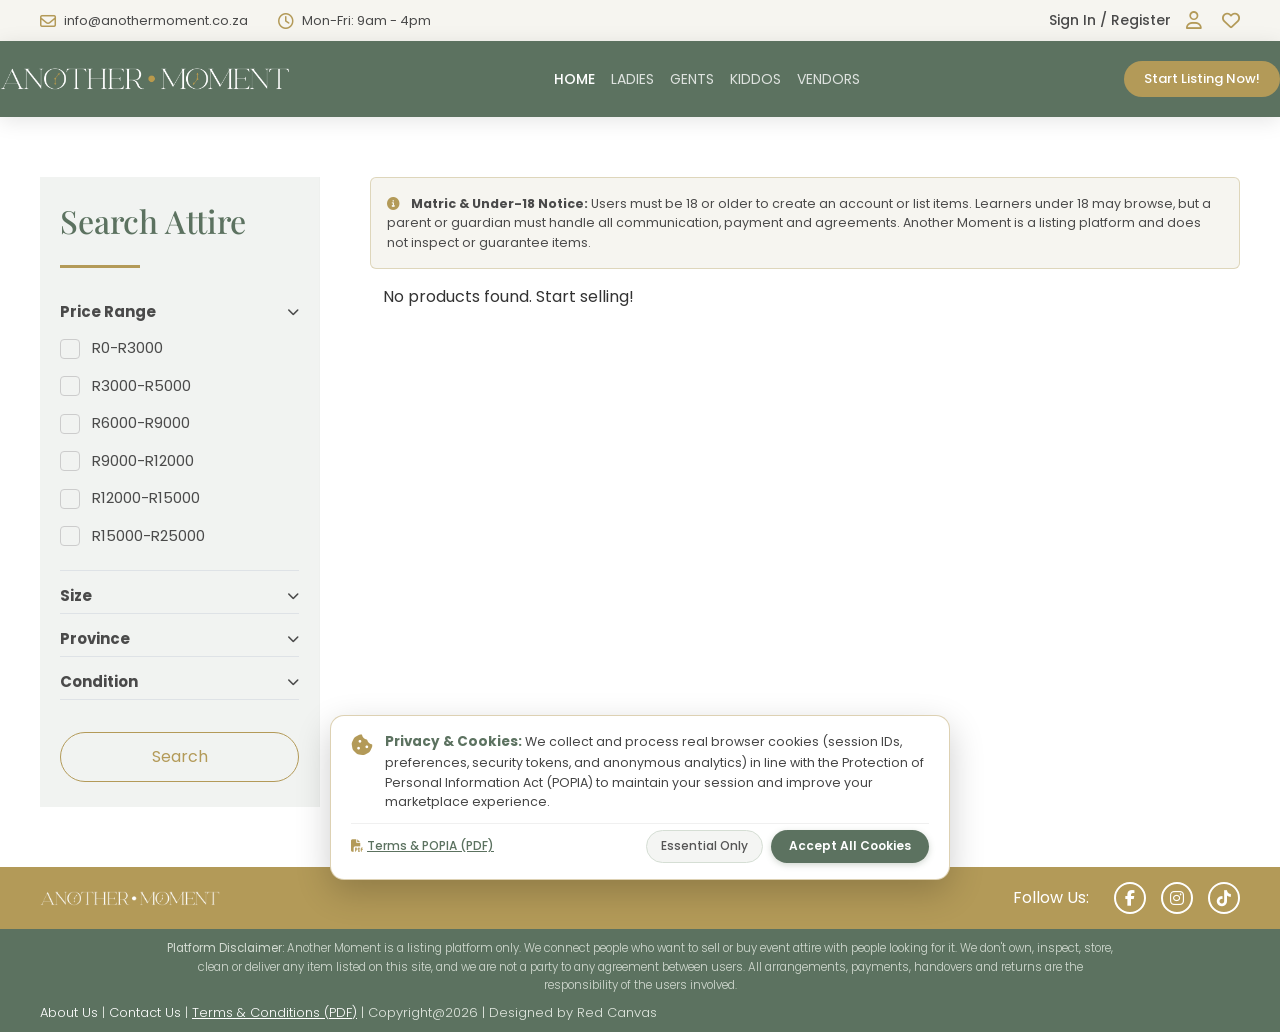
<file: category.html>
<!DOCTYPE html>
<html lang="en">

<head>
    <meta charset="UTF-8">
    <meta name="viewport" content="width=device-width, initial-scale=1.0">
    <title>Wedding Dresses - ANOTHER MOMENT</title>

    <!-- Fonts -->
    <link rel="preconnect" href="https://fonts.googleapis.com">
    <link rel="preconnect" href="https://fonts.gstatic.com" crossorigin>
    <link
        href="https://fonts.googleapis.com/css2?family=Playfair+Display:wght@400;500;600;700&family=Poppins:wght@300;400;500;600&display=swap"
        rel="stylesheet">

    <!-- Icons -->
    <link rel="stylesheet" href="https://cdnjs.cloudflare.com/ajax/libs/font-awesome/6.4.0/css/all.min.css">

    <!-- Bootstrap CSS -->
    <link href="https://cdn.jsdelivr.net/npm/bootstrap@5.3.3/dist/css/bootstrap.min.css" rel="stylesheet">
    <!-- Styles -->
    <link rel="stylesheet" href="style.css?v=8">
    <link rel="icon" href="images/favicon.png" type="image/png">
</head>

<body>
    <!-- Top Bar -->
    <div class="top-bar">
        <div class="top-bar-container">
            <div class="top-bar-left">
                <div class="top-bar-item">
                    <i class="fa-regular fa-envelope"></i>
                    <span>info@anothermoment.co.za</span>
                </div>
                <div class="top-bar-item">
                    <i class="fa-regular fa-clock"></i>
                    <span>Mon-Fri: 9am - 4pm</span>
                </div>
            </div>
            <div class="top-bar-right">
                <div class="top-bar-item sign-in">
                    <span>Sign In / Register</span>
                    <i class="fa-regular fa-user"></i>
                </div>

                                <div class="top-bar-item notifications-container" id="nav-notifications-bell" style="display: none;">
                    <i class="fa-regular fa-bell notification-bell"></i>
                    <span class="notification-badge" id="nav-notifications-badge">0</span>
                    <div class="notification-dropdown" id="nav-notifications-dropdown">
                        <div class="notification-empty">Loading notifications...</div>
                    </div>
                </div>
                <div class="top-bar-item favorites" style="cursor: pointer;" title="Favorites">
                    <a href="favorites.html" class="text-decoration-none text-reset"><i class="fa-regular fa-heart"></i></a>
                </div>
            </div>
        </div>
    </div>

    <!-- Main Navigation -->
    <header class="header">
        <nav class="navbar navbar-expand-lg navbar-dark bg-transparent w-100 py-0">
            <div class="container-fluid header-container px-0">
                <div class="logo">
                    <a class="navbar-brand m-0 p-0" href="index.html">
                        <img src="images/svg/Another-Moment-Logo-header-2.png" alt="Another Moment" class="header-logo-img">
                    </a>
                </div>
                <button class="navbar-toggler border-0 shadow-none" type="button" data-bs-toggle="collapse"
                    data-bs-target="#navMenuContent" aria-controls="navMenuContent" aria-expanded="false"
                    aria-label="Toggle navigation">
                    <span class="navbar-toggler-icon"></span>
                </button>
                <div class="collapse navbar-collapse" id="navMenuContent">
                    <ul class="navbar-nav mx-auto mb-3 mb-lg-0 nav-menu justify-content-center gap-3 mt-4 mt-lg-0 text-center">
        <li class="nav-item"><a class="nav-link active p-0" href="index.html">Home</a></li>
        <li class="nav-item dropdown">
            <a class="nav-link dropdown-toggle p-0" href="#" id="ladiesDropdown" role="button" data-bs-toggle="dropdown" aria-expanded="false">Ladies</a>
            <ul class="dropdown-menu" aria-labelledby="ladiesDropdown">
                <li><a class="dropdown-item" href="category.html?type=white-wedding">White Wedding Dress</a></li>
                <li><a class="dropdown-item" href="category.html?type=traditional-wedding">Traditional Wedding Dress</a></li>
                <li><a class="dropdown-item" href="category.html?type=matric-dance">Matric Dance Dress</a></li>
                <li><a class="dropdown-item" href="category.html?type=evening">Evening Dress</a></li>
            </ul>
        </li>
        <li class="nav-item dropdown">
            <a class="nav-link dropdown-toggle p-0" href="#" id="gentsDropdown" role="button" data-bs-toggle="dropdown" aria-expanded="false">Gents</a>
            <ul class="dropdown-menu" aria-labelledby="gentsDropdown">
                <li><a class="dropdown-item" href="category.html?type=tuxedos">Tuxedos</a></li>
                <li><a class="dropdown-item" href="category.html?type=suits">Suits</a></li>
                <li><a class="dropdown-item" href="category.html?type=traditional-attire">Traditional Attire</a></li>
            </ul>
        </li>
        <li class="nav-item dropdown">
            <a class="nav-link dropdown-toggle p-0" href="#" id="kiddosDropdown" role="button" data-bs-toggle="dropdown" aria-expanded="false">Kiddos</a>
            <ul class="dropdown-menu" aria-labelledby="kiddosDropdown">
                <li><a class="dropdown-item" href="category.html?type=boys-formal">Boys Formal Attire</a></li>
                <li><a class="dropdown-item" href="category.html?type=boys-traditional">Boys Traditional Attire</a></li>
                <li><a class="dropdown-item" href="category.html?type=girls-formal">Girl Formal Dresses</a></li>
                <li><a class="dropdown-item" href="category.html?type=girls-traditional">Girls Traditional Dress</a></li>
            </ul>
        </li>
        <li class="nav-item"><a class="nav-link p-0" href="#">Vendors</a></li>
        
    </ul>
                    <div class="header-action mt-3 mt-lg-0 mb-3 mb-lg-0 text-center">
                        <a href="register.html" class="btn-list-attire text-decoration-none d-inline-block">Start Listing Now!</a>
                    </div>
                </div>
            </div>
        </nav>
    </header>

    <!-- Category Main Content -->
    <main class="category-layout">
        <!-- Sidebar Filters -->
        <aside class="sidebar">
            <button class="btn-filter d-lg-none" type="button" data-bs-toggle="collapse" data-bs-target="#sidebarFilterContent" aria-expanded="false" aria-controls="sidebarFilterContent" style="margin-bottom: 20px;">
                <i class="fa-solid fa-filter me-2"></i>Filter
            </button>

            <div class="collapse d-lg-block" id="sidebarFilterContent">
                <h3>Search Attire</h3>
                <div class="sidebar-heading-line"></div>

                <form>
                <div class="accordion" id="filterAccordion">
                <!-- Price Range -->
                <div class="filter-group border-bottom pb-2 mb-3">
                    <h4 class="d-flex justify-content-between align-items-center mb-0" data-bs-toggle="collapse" data-bs-target="#collapsePrice" style="cursor: pointer;">
                        Price Range <i class="fa-solid fa-chevron-down" style="font-size: 12px;"></i>
                    </h4>
                    <div class="collapse show mt-3" id="collapsePrice" data-bs-parent="#filterAccordion">
                    <div class="filter-option">
                        <input type="checkbox" id="price1">
                        <label for="price1">R0-R3000</label>
                    </div>
                    <div class="filter-option">
                        <input type="checkbox" id="price2">
                        <label for="price2">R3000-R5000</label>
                    </div>
                    <div class="filter-option">
                        <input type="checkbox" id="price3">
                        <label for="price3">R6000-R9000</label>
                    </div>
                    <div class="filter-option">
                        <input type="checkbox" id="price4">
                        <label for="price4">R9000-R12000</label>
                    </div>
                    <div class="filter-option">
                        <input type="checkbox" id="price5">
                        <label for="price5">R12000-R15000</label>
                    </div>
                    <div class="filter-option">
                        <input type="checkbox" id="price6">
                        <label for="price6">R15000-R25000</label>
                    </div>
                    </div>
                </div>

                <!-- Size -->
                <div class="filter-group border-bottom pb-2 mb-3">
                    <h4 class="d-flex justify-content-between align-items-center mb-0 collapsed" data-bs-toggle="collapse" data-bs-target="#collapseSize" style="cursor: pointer;">
                        Size <i class="fa-solid fa-chevron-down" style="font-size: 12px;"></i>
                    </h4>
                    <div class="collapse mt-3" id="collapseSize" data-bs-parent="#filterAccordion">
                    <div class="filter-option">
                        <input type="checkbox" id="size1">
                        <label for="size1">XS-S</label>
                    </div>
                    <div class="filter-option">
                        <input type="checkbox" id="size2">
                        <label for="size2">M-L</label>
                    </div>
                    <div class="filter-option">
                        <input type="checkbox" id="size3">
                        <label for="size3">XL-XXXL</label>
                    </div>
                    </div>
                </div>

                <!-- Province -->
                <div class="filter-group border-bottom pb-2 mb-3">
                    <h4 class="d-flex justify-content-between align-items-center mb-0 collapsed" data-bs-toggle="collapse" data-bs-target="#collapseProv" style="cursor: pointer;">
                        Province <i class="fa-solid fa-chevron-down" style="font-size: 12px;"></i>
                    </h4>
                    <div class="collapse mt-3" id="collapseProv" data-bs-parent="#filterAccordion">
                    <div class="filter-option">
                        <input type="checkbox" id="prov1">
                        <label for="prov1">Eastern Cape</label>
                    </div>
                    <div class="filter-option">
                        <input type="checkbox" id="prov2">
                        <label for="prov2">Free State</label>
                    </div>
                    <div class="filter-option">
                        <input type="checkbox" id="prov3">
                        <label for="prov3">Gauteng</label>
                    </div>
                    <div class="filter-option">
                        <input type="checkbox" id="prov4">
                        <label for="prov4">KwaZulu-Natal</label>
                    </div>
                    <div class="filter-option">
                        <input type="checkbox" id="prov5">
                        <label for="prov5">Limpopo</label>
                    </div>
                    <div class="filter-option">
                        <input type="checkbox" id="prov6">
                        <label for="prov6">Mpumalanga</label>
                    </div>
                    <div class="filter-option">
                        <input type="checkbox" id="prov7">
                        <label for="prov7">North West</label>
                    </div>
                    <div class="filter-option">
                        <input type="checkbox" id="prov8">
                        <label for="prov8">Northern Cape</label>
                    </div>
                    <div class="filter-option">
                        <input type="checkbox" id="prov9">
                        <label for="prov9">Western Cape</label>
                    </div>
                    </div>
                </div>

                <!-- Condition -->
                <div class="filter-group border-bottom pb-2 mb-4">
                    <h4 class="d-flex justify-content-between align-items-center mb-0 collapsed" data-bs-toggle="collapse" data-bs-target="#collapseCond" style="cursor: pointer;">
                        Condition <i class="fa-solid fa-chevron-down" style="font-size: 12px;"></i>
                    </h4>
                    <div class="collapse mt-3" id="collapseCond" data-bs-parent="#filterAccordion">
                    <div class="filter-option">
                        <input type="checkbox" id="cond1">
                        <label for="cond1">New-Never Worn</label>
                    </div>
                    <div class="filter-option">
                        <input type="checkbox" id="cond2">
                        <label for="cond2">Pre-Loved</label>
                    </div>
                    </div>
                </div>
                </div>

                <button type="button" class="btn-search w-100 mt-2">Search</button>
            </form>
            </div>
        </aside>

        <!-- Products Grid -->
        <div class="products-grid-container">
            <!-- Disclaimer: Item 9 (Matric & Under-18 Notice) -->
            <div id="category-guidance-notice" class="p-3 mb-3 rounded" style="background-color: var(--cream); border: 1px solid rgba(179, 154, 88, 0.35); font-size: 12.5px; color: #4a4a4a; line-height: 1.55;">
                <i class="fa-solid fa-circle-info me-2" style="color: var(--gold);"></i>
                <strong>Matric &amp; Under-18 Notice:</strong> Users must be 18 or older to create an account or list items. Learners under 18 may browse, but a parent or guardian must handle all communication, payment and agreements. Another Moment is a listing platform and does not inspect or guarantee items.
            </div>
            <div class="products-grid">
                <p class="text-center w-100">Loading products...</p>
            </div>

            <!-- Pagination -->
            <div class="pagination-wrapper" id="pagination-wrapper" style="display: none;">
                <button class="page-nav-btn" id="page-prev-btn"><i class="fa-solid fa-chevron-left"></i></button>
                <div class="page-numbers" id="pagination-numbers">
                    <!-- Dynamic page numbers will be injected here -->
                </div>
                <button class="page-nav-btn" id="page-next-btn"><i class="fa-solid fa-chevron-right"></i></button>
            </div>
        </div>
    </main>

    <!-- Footer -->
    <footer class="footer">
        <div class="footer-top">
            <div class="footer-top-container">
                <div class="footer-logo"><img src="images/svg/another-moment-logo-white.png" alt="Another Moment" class="footer-logo-img"></div>
                <div class="footer-socials">
                    <span class="follow-text">Follow Us:</span>
                    <a href="https://www.facebook.com/search/top?q=Another%20Moment%20-%20Events%20Attire%20Marketplace" target="_blank" class="social-icon"><i class="fa-brands fa-facebook-f"></i></a>
                    <a href="https://www.instagram.com/anothermoment_attire/" target="_blank" class="social-icon"><i class="fa-brands fa-instagram"></i></a>
                    <a href="https://www.tiktok.com/@anothermoment_attire" target="_blank" class="social-icon"><i class="fa-brands fa-tiktok"></i></a>
                </div>
            </div>
        </div>
        <div class="footer-bottom">
            <div class="footer-bottom-container">
                <p><a href="about.html" style="color: white; text-decoration: none;">About Us</a> | <a href="contact.html" style="color: white; text-decoration: none;">Contact Us</a> | Terms & Conditions | Copyright@2026 | Designed by Red Canvas</p>
            </div>
        </div>
    </footer>

    <!-- Bootstrap JS Bundle -->
    <script src="https://cdn.jsdelivr.net/npm/bootstrap@5.3.3/dist/js/bootstrap.bundle.min.js"></script>
    <script src="frontend-api.js?v=19"></script>
</body>

</html>
</file>
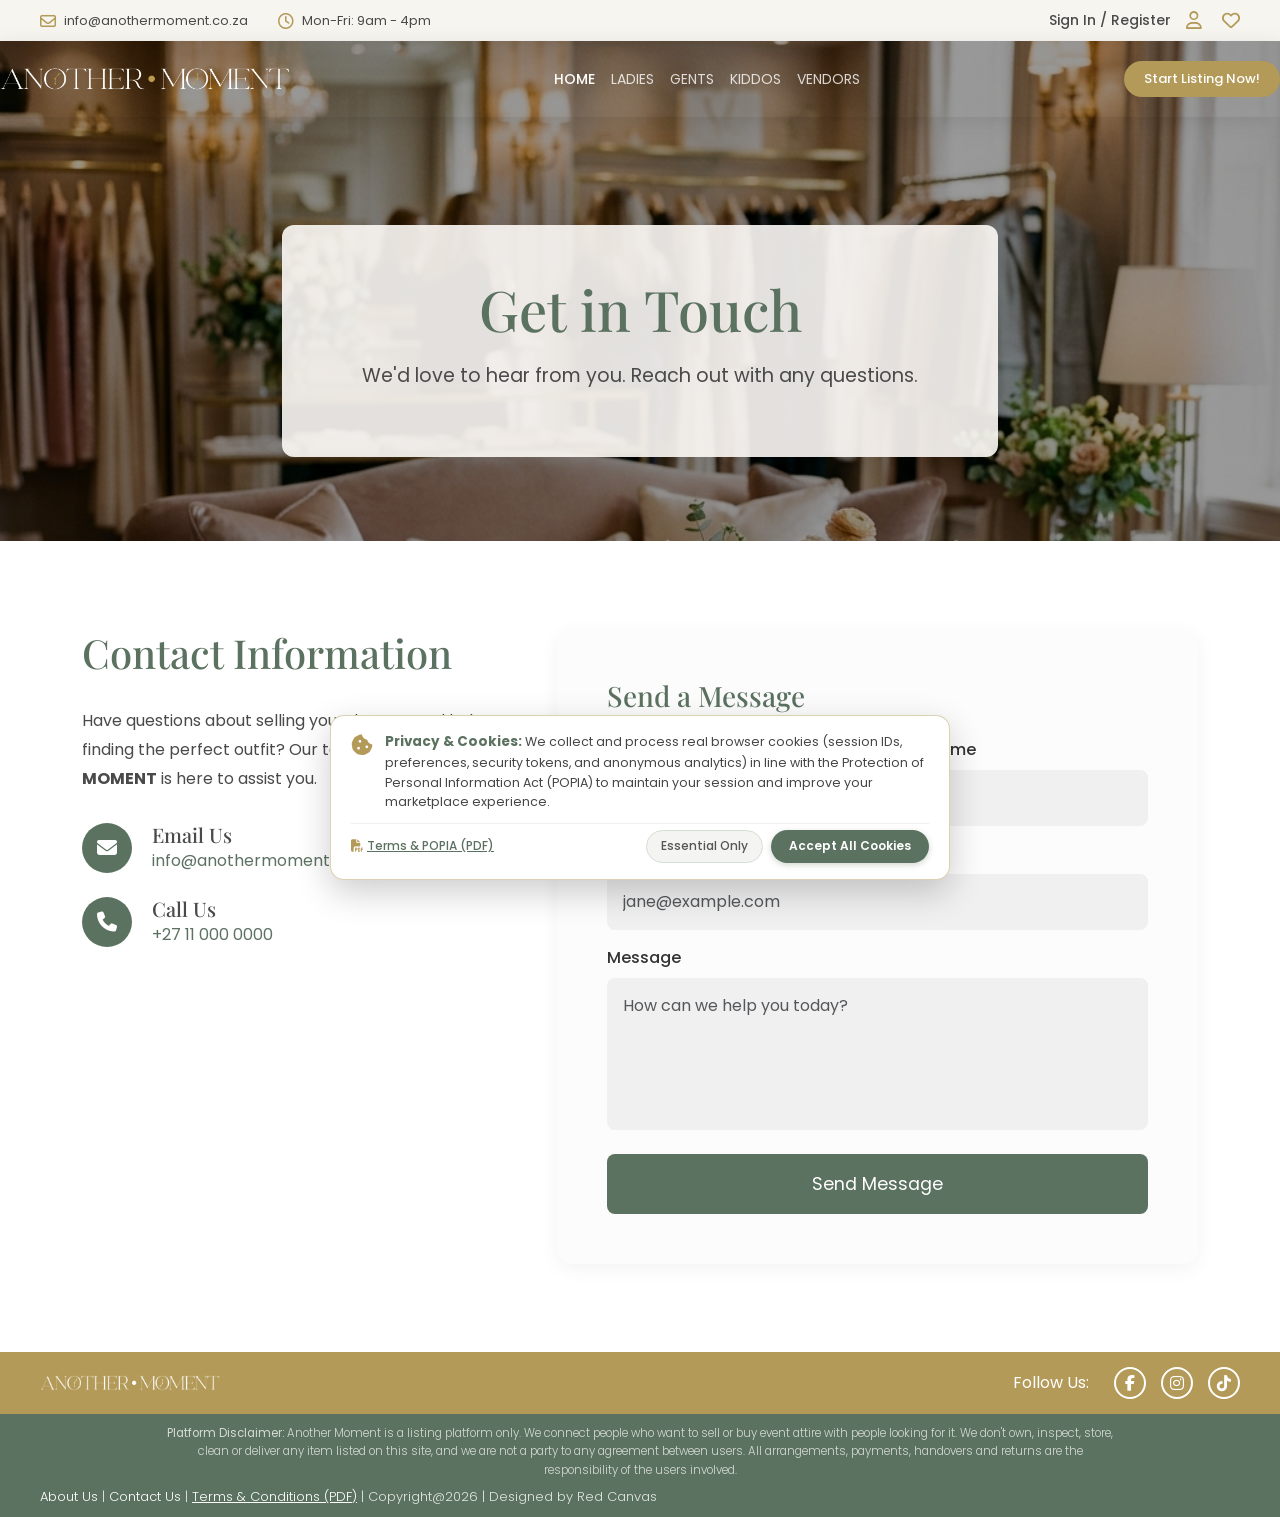
<file: contact.html>
<!DOCTYPE html>
<html lang="en">

<head>
    <meta charset="UTF-8">
    <meta name="viewport" content="width=device-width, initial-scale=1.0">
    <title>Wedding Dresses - ANOTHER MOMENT</title>

    <!-- Fonts -->
    <link rel="preconnect" href="https://fonts.googleapis.com">
    <link rel="preconnect" href="https://fonts.gstatic.com" crossorigin>
    <link
        href="https://fonts.googleapis.com/css2?family=Playfair+Display:wght@400;500;600;700&family=Poppins:wght@300;400;500;600&display=swap"
        rel="stylesheet">

    <!-- Icons -->
    <link rel="stylesheet" href="https://cdnjs.cloudflare.com/ajax/libs/font-awesome/6.4.0/css/all.min.css">

    <!-- Bootstrap CSS -->
    <link href="https://cdn.jsdelivr.net/npm/bootstrap@5.3.3/dist/css/bootstrap.min.css" rel="stylesheet">
    <!-- Styles -->
    <link rel="stylesheet" href="style.css?v=8">
    <link rel="icon" href="images/favicon.png" type="image/png">
</head>

<body>
    <!-- Top Bar -->
    <div class="top-bar">
        <div class="top-bar-container">
            <div class="top-bar-left">
                <div class="top-bar-item">
                    <i class="fa-regular fa-envelope"></i>
                    <span>info@anothermoment.co.za</span>
                </div>
                <div class="top-bar-item">
                    <i class="fa-regular fa-clock"></i>
                    <span>Mon-Fri: 9am - 4pm</span>
                </div>
            </div>
            <div class="top-bar-right">
                <div class="top-bar-item sign-in">
                    <span>Sign In / Register</span>
                    <i class="fa-regular fa-user"></i>
                </div>

                                <div class="top-bar-item notifications-container" id="nav-notifications-bell" style="display: none;">
                    <i class="fa-regular fa-bell notification-bell"></i>
                    <span class="notification-badge" id="nav-notifications-badge">0</span>
                    <div class="notification-dropdown" id="nav-notifications-dropdown">
                        <div class="notification-empty">Loading notifications...</div>
                    </div>
                </div>
                <div class="top-bar-item favorites" style="cursor: pointer;" title="Favorites">
                    <a href="favorites.html" class="text-decoration-none text-reset"><i class="fa-regular fa-heart"></i></a>
                </div>
            </div>
        </div>
    </div>

    <div style="position: relative;">
        <!-- Main Navigation -->
        <header class="header position-absolute w-100" style="z-index: 1000; background-color: transparent;">
            <nav class="navbar navbar-expand-lg navbar-dark bg-transparent w-100 py-0">
                <div class="container-fluid header-container px-0">
                    <div class="logo">
                        <a class="navbar-brand m-0 p-0" href="index.html">
                            <img src="images/svg/Another-Moment-Logo-header-2.png" alt="Another Moment" class="header-logo-img">
                        </a>
                    </div>
                    <button class="navbar-toggler border-0 shadow-none" type="button" data-bs-toggle="collapse"
                        data-bs-target="#navMenuContent" aria-controls="navMenuContent" aria-expanded="false"
                        aria-label="Toggle navigation">
                        <span class="navbar-toggler-icon"></span>
                    </button>
                    <div class="collapse navbar-collapse" id="navMenuContent">
                        <ul class="navbar-nav mx-auto mb-3 mb-lg-0 nav-menu justify-content-center gap-3 mt-4 mt-lg-0 text-center">
        <li class="nav-item"><a class="nav-link active p-0" href="index.html">Home</a></li>
        <li class="nav-item dropdown">
            <a class="nav-link dropdown-toggle p-0" href="#" id="ladiesDropdown" role="button" data-bs-toggle="dropdown" aria-expanded="false">Ladies</a>
            <ul class="dropdown-menu" aria-labelledby="ladiesDropdown">
                <li><a class="dropdown-item" href="category.html?type=white-wedding">White Wedding Dress</a></li>
                <li><a class="dropdown-item" href="category.html?type=traditional-wedding">Traditional Wedding Dress</a></li>
                <li><a class="dropdown-item" href="category.html?type=matric-dance">Matric Dance Dress</a></li>
                <li><a class="dropdown-item" href="category.html?type=evening">Evening Dress</a></li>
            </ul>
        </li>
        <li class="nav-item dropdown">
            <a class="nav-link dropdown-toggle p-0" href="#" id="gentsDropdown" role="button" data-bs-toggle="dropdown" aria-expanded="false">Gents</a>
            <ul class="dropdown-menu" aria-labelledby="gentsDropdown">
                <li><a class="dropdown-item" href="category.html?type=tuxedos">Tuxedos</a></li>
                <li><a class="dropdown-item" href="category.html?type=suits">Suits</a></li>
                <li><a class="dropdown-item" href="category.html?type=traditional-attire">Traditional Attire</a></li>
            </ul>
        </li>
        <li class="nav-item dropdown">
            <a class="nav-link dropdown-toggle p-0" href="#" id="kiddosDropdown" role="button" data-bs-toggle="dropdown" aria-expanded="false">Kiddos</a>
            <ul class="dropdown-menu" aria-labelledby="kiddosDropdown">
                <li><a class="dropdown-item" href="category.html?type=boys-formal">Boys Formal Attire</a></li>
                <li><a class="dropdown-item" href="category.html?type=boys-traditional">Boys Traditional Attire</a></li>
                <li><a class="dropdown-item" href="category.html?type=girls-formal">Girl Formal Dresses</a></li>
                <li><a class="dropdown-item" href="category.html?type=girls-traditional">Girls Traditional Dress</a></li>
            </ul>
        </li>
        <li class="nav-item"><a class="nav-link p-0" href="#">Vendors</a></li>
        
    </ul>
                        <div class="header-action mt-3 mt-lg-0 mb-3 mb-lg-0 text-center">
                            <a href="register.html" class="btn-list-attire text-decoration-none d-inline-block">Start Listing Now!</a>
                        </div>
                    </div>
                </div>
            </nav>
        </header>



    <main class="contact-us-layout">
        <!-- Hero Section -->
        <section class="about-hero text-center position-relative" style="background-image: linear-gradient(rgba(0, 0, 0, 0.4), rgba(0, 0, 0, 0.4)), url('images/contact-hero.png'); background-size: cover; background-position: center; background-attachment: fixed; min-height: 500px; display: flex; align-items: center; justify-content: center; padding-top: 100px;">
            <div style="background-color: rgba(252, 249, 245, 0.9); padding: 50px 80px; max-width: 800px; border-radius: 12px; box-shadow: 0 10px 30px rgba(0,0,0,0.1); transition: transform 0.3s ease;">
                <h1 style="font-family: 'Playfair Display', serif; color: var(--sage-green); font-size: 3.5rem; margin-bottom: 20px;">Get in Touch</h1>
                <p style="font-family: 'Poppins', sans-serif; font-size: 1.2rem; color: var(--dark-grey);">We'd love to hear from you. Reach out with any questions.</p>
            </div>
        </section>

        <!-- Content Section -->
        <section class="container py-5" style="margin-top: 40px; margin-bottom: 40px;">
            <div class="row">
                <!-- Contact Info -->
                <div class="col-md-5 mb-5 mb-md-0 pe-md-5">
                    <h2 style="font-family: 'Playfair Display', serif; color: var(--sage-green); margin-bottom: 30px; font-size: 2.5rem;">Contact Information</h2>
                    <p style="font-family: 'Poppins', sans-serif; color: var(--dark-grey); line-height: 1.8; margin-bottom: 30px;">
                        Have questions about selling your dress? Need help finding the perfect outfit? Our team at <strong>ANOTHER MOMENT</strong> is here to assist you.
                    </p>
                    
                    <div class="d-flex align-items-center mb-4">
                        <div class="rounded-circle d-flex align-items-center justify-content-center" style="width: 50px; height: 50px; background-color: var(--sage-green); color: white; margin-right: 20px;">
                            <i class="fa-solid fa-envelope fs-5"></i>
                        </div>
                        <div>
                            <h5 style="margin-bottom: 2px; font-family: 'Playfair Display', serif; color: var(--dark-grey);">Email Us</h5>
                            <a href="mailto:info@anothermoment.co.za" style="color: var(--sage-green); text-decoration: none; font-family: 'Poppins', sans-serif;">info@anothermoment.co.za</a>
                        </div>
                    </div>
                    
                    <div class="d-flex align-items-center mb-4">
                        <div class="rounded-circle d-flex align-items-center justify-content-center" style="width: 50px; height: 50px; background-color: var(--sage-green); color: white; margin-right: 20px;">
                            <i class="fa-solid fa-phone fs-5"></i>
                        </div>
                        <div>
                            <h5 style="margin-bottom: 2px; font-family: 'Playfair Display', serif; color: var(--dark-grey);">Call Us</h5>
                            <a href="tel:+27110000000" style="color: var(--sage-green); text-decoration: none; font-family: 'Poppins', sans-serif;">+27 11 000 0000</a>
                        </div>
                    </div>
                    

                </div>

                <!-- Contact Form -->
                <div class="col-md-7">
                    <div style="background-color: #fcfcfc; padding: 50px; border-radius: 15px; box-shadow: 0 5px 20px rgba(0,0,0,0.05);">
                        <h3 style="font-family: 'Playfair Display', serif; color: var(--sage-green); margin-bottom: 25px;">Send a Message</h3>
                        <div id="contactStatus" class="mb-3" style="display: none; padding: 15px; border-radius: 8px; font-family: 'Poppins', sans-serif;"></div>
                        <form id="contactForm">
                            <div class="row">
                                <div class="col-md-6 mb-3">
                                    <label class="form-label" style="font-family: 'Poppins', sans-serif; font-weight: 500;">First Name</label>
                                    <input type="text" id="contactFirstName" class="form-control p-3 border-0" style="background-color: #f0f0f0; border-radius: 8px;" placeholder="Jane" required>
                                </div>
                                <div class="col-md-6 mb-3">
                                    <label class="form-label" style="font-family: 'Poppins', sans-serif; font-weight: 500;">Last Name</label>
                                    <input type="text" id="contactLastName" class="form-control p-3 border-0" style="background-color: #f0f0f0; border-radius: 8px;" placeholder="Doe" required>
                                </div>
                            </div>
                            <div class="mb-3">
                                <label class="form-label" style="font-family: 'Poppins', sans-serif; font-weight: 500;">Email Address</label>
                                <input type="email" id="contactEmail" class="form-control p-3 border-0" style="background-color: #f0f0f0; border-radius: 8px;" placeholder="jane@example.com" required>
                            </div>
                            <div class="mb-4">
                                <label class="form-label" style="font-family: 'Poppins', sans-serif; font-weight: 500;">Message</label>
                                <textarea id="contactMessage" class="form-control p-3 border-0" style="background-color: #f0f0f0; border-radius: 8px; resize: none;" rows="5" placeholder="How can we help you today?" required></textarea>
                            </div>
                            <button type="submit" id="contactSubmitBtn" class="btn text-white w-100 p-3 rounded-3" style="background-color: var(--sage-green); font-family: 'Poppins', sans-serif; font-size: 1.1rem; transition: background-color 0.3s ease;" onmouseover="this.style.backgroundColor='var(--gold)'" onmouseout="this.style.backgroundColor='var(--sage-green)'">Send Message</button>
                        </form>
                    </div>
                </div>
            </div>
        </section>
    </main>

    <!-- Footer -->
    <footer class="footer">
        <div class="footer-top">
            <div class="footer-top-container">
                <div class="footer-logo"><img src="images/svg/another-moment-logo-white.png" alt="Another Moment" class="footer-logo-img"></div>
                <div class="footer-socials">
                    <span class="follow-text">Follow Us:</span>
                    <a href="https://www.facebook.com/search/top?q=Another%20Moment%20-%20Events%20Attire%20Marketplace" target="_blank" class="social-icon"><i class="fa-brands fa-facebook-f"></i></a>
                    <a href="https://www.instagram.com/anothermoment_attire/" target="_blank" class="social-icon"><i class="fa-brands fa-instagram"></i></a>
                    <a href="https://www.tiktok.com/@anothermoment_attire" target="_blank" class="social-icon"><i class="fa-brands fa-tiktok"></i></a>
                </div>
            </div>
        </div>
        <div class="footer-bottom">
            <div class="footer-bottom-container">
                <p><a href="about.html" style="color: white; text-decoration: none;">About Us</a> | <a href="contact.html" style="color: white; text-decoration: none;">Contact Us</a> | Terms & Conditions | Copyright@2026 | Designed by Red Canvas</p>
            </div>
        </div>
    </footer>

    <!-- Bootstrap JS Bundle -->
    <script src="https://cdn.jsdelivr.net/npm/bootstrap@5.3.3/dist/js/bootstrap.bundle.min.js"></script>
    <script src="frontend-api.js?v=19"></script>
</body>

</html>
</file>
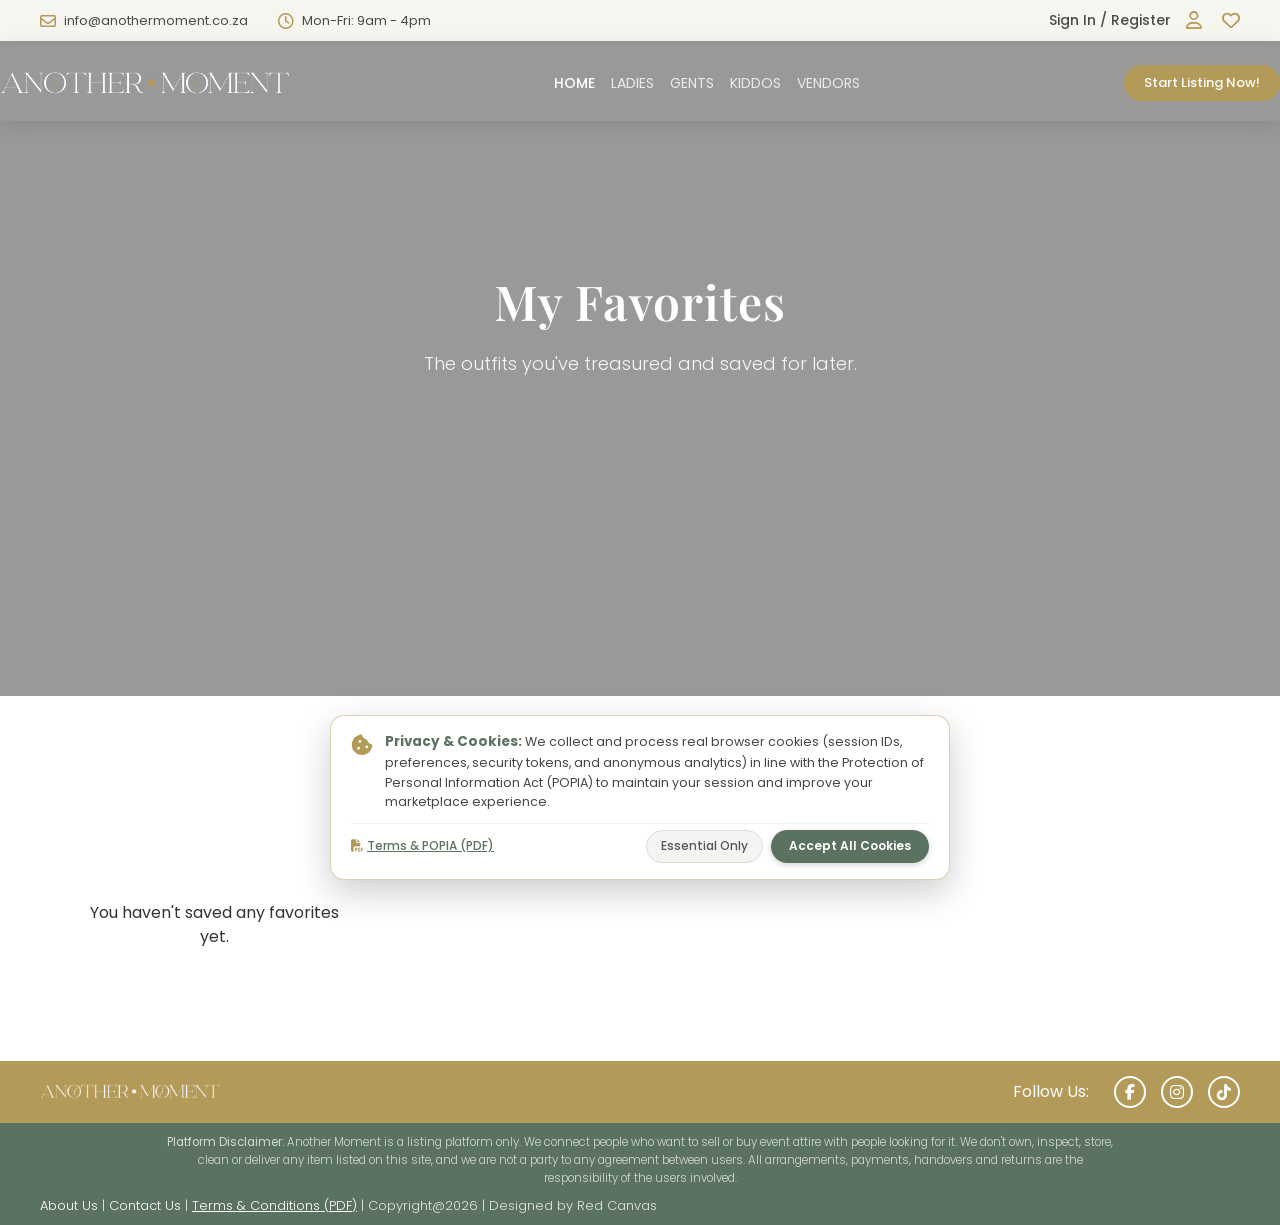
<file: favorites.html>
<!DOCTYPE html>
<html lang="en">

<head>
    <meta charset="UTF-8">
    <meta name="viewport" content="width=device-width, initial-scale=1.0">
    <title>My Favorites - Another Moment</title>

    <!-- Fonts -->
    <link rel="preconnect" href="https://fonts.googleapis.com">
    <link rel="preconnect" href="https://fonts.gstatic.com" crossorigin>
    <link
        href="https://fonts.googleapis.com/css2?family=Playfair+Display:wght@400;500;600;700&family=Poppins:wght@300;400;500;600&display=swap"
        rel="stylesheet">

    <!-- Icons -->
    <link rel="stylesheet" href="https://cdnjs.cloudflare.com/ajax/libs/font-awesome/6.4.0/css/all.min.css">

    <!-- Bootstrap CSS -->
    <link href="https://cdn.jsdelivr.net/npm/bootstrap@5.3.3/dist/css/bootstrap.min.css" rel="stylesheet">
    <!-- Styles -->
    <link rel="stylesheet" href="style.css?v=8">
    <link rel="icon" href="images/favicon.png" type="image/png">
</head>

<body>
    <!-- Top Bar -->
    <div class="top-bar">
        <div class="top-bar-container">
            <div class="top-bar-left">
                <div class="top-bar-item">
                    <i class="fa-regular fa-envelope"></i>
                    <span>info@anothermoment.co.za</span>
                </div>
                <div class="top-bar-item">
                    <i class="fa-regular fa-clock"></i>
                    <span>Mon-Fri: 9am - 4pm</span>
                </div>
            </div>
            <div class="top-bar-right">
                <div class="top-bar-item sign-in">
                    <a href="login.html" class="text-decoration-none text-reset"><span>Sign In / Register</span></a>
                    <i class="fa-regular fa-user"></i>
                </div>

                <div class="top-bar-item favorites active" style="cursor: pointer;" title="Favorites">
                    <a href="favorites.html" class="text-decoration-none text-reset"><i class="fa-solid fa-heart" style="color: var(--gold);"></i></a>
                </div>
            </div>
        </div>
    </div>

    <!-- Main Navigation -->
    <header class="header position-absolute top-0 w-100"
        style="z-index: 1000; background-color: transparent; margin-top: 45px;">
        <nav class="navbar navbar-expand-lg navbar-dark bg-transparent w-100 py-0">
            <div class="container-fluid header-container px-0">
                <div class="logo">
                    <a class="navbar-brand m-0 p-0" href="index.html">
                        <img src="images/svg/Another-Moment-Logo-header-2.png" alt="Another Moment" class="header-logo-img">
                    </a>
                </div>
                <button class="navbar-toggler border-0 shadow-none" type="button" data-bs-toggle="collapse"
                    data-bs-target="#navMenuContent" aria-controls="navMenuContent" aria-expanded="false"
                    aria-label="Toggle navigation">
                    <span class="navbar-toggler-icon"></span>
                </button>
                <div class="collapse navbar-collapse" id="navMenuContent">
                    <ul class="navbar-nav mx-auto mb-3 mb-lg-0 nav-menu justify-content-center gap-3 mt-4 mt-lg-0 text-center">
    <li class="nav-item"><a class="nav-link active p-0" href="index.html">Home</a></li>
    <li class="nav-item dropdown">
        <a class="nav-link dropdown-toggle p-0" href="#" id="ladiesDropdown" role="button" data-bs-toggle="dropdown" aria-expanded="false">Ladies</a>
        <ul class="dropdown-menu" aria-labelledby="ladiesDropdown">
            <li><a class="dropdown-item" href="category.html?type=white-wedding">White Wedding Dress</a></li>
            <li><a class="dropdown-item" href="category.html?type=traditional-wedding">Traditional Wedding Dress</a></li>
            <li><a class="dropdown-item" href="category.html?type=matric-dance">Matric Dance Dress</a></li>
            <li><a class="dropdown-item" href="category.html?type=evening">Evening Dress</a></li>
        </ul>
    </li>
    <li class="nav-item dropdown">
        <a class="nav-link dropdown-toggle p-0" href="#" id="gentsDropdown" role="button" data-bs-toggle="dropdown" aria-expanded="false">Gents</a>
        <ul class="dropdown-menu" aria-labelledby="gentsDropdown">
            <li><a class="dropdown-item" href="category.html?type=tuxedos">Tuxedos</a></li>
            <li><a class="dropdown-item" href="category.html?type=suits">Suits</a></li>
            <li><a class="dropdown-item" href="category.html?type=traditional-attire">Traditional Attire</a></li>
        </ul>
    </li>
    <li class="nav-item dropdown">
        <a class="nav-link dropdown-toggle p-0" href="#" id="kiddosDropdown" role="button" data-bs-toggle="dropdown" aria-expanded="false">Kiddos</a>
        <ul class="dropdown-menu" aria-labelledby="kiddosDropdown">
            <li><a class="dropdown-item" href="category.html?type=boys-formal">Boys Formal Attire</a></li>
            <li><a class="dropdown-item" href="category.html?type=boys-traditional">Boys Traditional Attire</a></li>
            <li><a class="dropdown-item" href="category.html?type=girls-formal">Girl Formal Dresses</a></li>
            <li><a class="dropdown-item" href="category.html?type=girls-traditional">Girls Traditional Dress</a></li>
        </ul>
    </li>
    <li class="nav-item"><a class="nav-link p-0" href="#">Vendors</a></li>
    
</ul>
                    <div class="header-action mt-3 mt-lg-0 mb-3 mb-lg-0 text-center">
                        <a href="register.html" class="btn-list-attire text-decoration-none d-inline-block">Start Listing Now!</a>
                    </div>
                </div>
            </div>
        </nav>
    </header>

    <!-- Hero Section -->
    <section class="hero" style="margin-top: -45px; min-height: 40vh;">
        <div class="hero-overlay"></div>
        <div class="hero-content">
            <h1>My Favorites</h1>
            <p>The outfits you've treasured and saved for later.</p>
        </div>
    </section>

    <!-- Favorites Main Content -->
    <main class="container py-5" style="margin-top: 20px;">
        <!-- Tabs -->
        <div class="d-flex justify-content-center gap-3 mb-5">
            <button class="btn btn-outline-gold rounded-pill px-5 py-2 active" id="tab-favs-btn" style="font-weight: 500;">Saved Items</button>
            <button class="btn btn-outline-gold rounded-pill px-5 py-2" id="tab-chats-btn" style="font-weight: 500;">My Inquiries</button>
        </div>

        <div id="favorites-tab-content">
            <div class="row">
                <div class="col-12">
                    <div class="products-grid" id="favorites-grid">
                        <p class="text-center w-100">You haven't saved any favorites yet.</p>
                    </div>
                </div>
            </div>
        </div>

        <div id="chats-tab-content" style="display: none;">
            <div class="row rounded-4 shadow-sm overflow-hidden bg-white border" style="height: 550px;">
                <!-- Left: Chat List -->
                <div class="col-md-4 border-end pe-0 h-100 d-flex flex-column" style="background-color: #fcfcfc;">
                    <div class="p-3 border-bottom bg-white d-flex justify-content-between align-items-center">
                        <h5 class="mb-0 fw-bold" style="color: var(--sage-green); font-family: 'Playfair Display', serif; font-size: 18px;">Conversations</h5>
                    </div>
                    <div class="flex-grow-1 overflow-auto" id="buyer-chats-list">
                        <!-- Populated dynamically -->
                        <p class="text-center text-muted p-4 small">No active inquiries.</p>
                    </div>
                </div>
                <!-- Right: Active Chat Window -->
                <div class="col-md-8 ps-0 h-100 d-flex flex-column">
                    <div id="buyer-active-chat-container" class="h-100 d-flex flex-column d-none">
                        <div class="p-3 border-bottom d-flex justify-content-between align-items-center bg-white">
                            <div>
                                <h6 class="mb-0 fw-bold" id="buyer-chat-title" style="color: var(--sage-green);">Seller</h6>
                                <span class="text-muted small" id="buyer-chat-product" style="font-size: 12px;">Product Title</span>
                            </div>
                            <div class="d-flex align-items-center gap-2">
                                <button class="btn btn-sm btn-gold rounded-pill px-3 py-1 fw-500" id="buyer-proceed-deal-btn" style="background-color: var(--gold); border: none; color: white; font-size: 12px;"><i class="fa-solid fa-lock me-1"></i> Proceed to Checkout</button>
                                <span class="badge bg-success rounded-pill px-2">Online</span>
                            </div>
                        </div>
                        <div class="flex-grow-1 p-3 overflow-auto d-flex flex-column gap-2" id="buyer-chat-messages" style="background-color: #fafafa; max-height: 380px;">
                            <!-- Messages pop dynamically -->
                        </div>
                        <div class="p-3 border-top bg-white mt-auto">
                            <div class="input-group">
                                <input type="text" class="form-control rounded-pill-start border-end-0 p-3" id="buyer-chat-input" placeholder="Type a message..." style="box-shadow: none; border: 1px solid #e5e5e5; font-size: 14px;">
                                <button class="btn border border-start-0 rounded-pill-end px-4" type="button" id="buyer-chat-send-btn" style="background-color: var(--sage-green); color: white;"><i class="fa-solid fa-paper-plane"></i></button>
                            </div>
                        </div>
                    </div>
                    <div id="buyer-no-chat-selected" class="h-100 d-flex flex-column align-items-center justify-content-center text-muted p-5 bg-white">
                        <i class="fa-regular fa-comments fa-3x mb-3 text-secondary" style="color: var(--sage-green) !important; opacity: 0.5;"></i>
                        <h5 style="font-family: 'Playfair Display', serif; font-size: 20px; color: var(--sage-green);">My Inquiries</h5>
                        <p class="small text-center text-muted mb-0">Select a conversation to start chatting. Your active chats with dress sellers will show up here.</p>
                    </div>
                </div>
            </div>
        </div>
    </main>

    <!-- Footer -->
    <footer class="footer">
        <div class="footer-top">
            <div class="footer-top-container">
                <div class="footer-logo"><img src="images/svg/another-moment-logo-white.png" alt="Another Moment" class="footer-logo-img"></div>
                <div class="footer-socials">
                    <span class="follow-text">Follow Us:</span>
                    <a href="https://www.facebook.com/search/top?q=Another%20Moment%20-%20Events%20Attire%20Marketplace" target="_blank" class="social-icon"><i class="fa-brands fa-facebook-f"></i></a>
                    <a href="https://www.instagram.com/anothermoment_attire/" target="_blank" class="social-icon"><i class="fa-brands fa-instagram"></i></a>
                    <a href="https://www.tiktok.com/@anothermoment_attire" target="_blank" class="social-icon"><i class="fa-brands fa-tiktok"></i></a>
                </div>
            </div>
        </div>
        <div class="footer-bottom">
            <div class="footer-bottom-container">
                <p><a href="about.html" style="color: white; text-decoration: none;">About Us</a> | <a href="contact.html" style="color: white; text-decoration: none;">Contact Us</a> | Terms & Conditions | Copyright@2026 | Designed by Red Canvas</p>
            </div>
        </div>
    </footer>

    <!-- Outfit Checkout Modal -->
    <div class="modal fade" id="checkoutModal" tabindex="-1" aria-labelledby="checkoutModalLabel" aria-hidden="true" data-bs-backdrop="static">
        <div class="modal-dialog modal-dialog-centered">
            <div class="modal-content border-0 rounded-4 shadow">
                <div class="modal-header border-bottom-0 pb-0">
                    <h5 class="modal-title" id="checkoutModalLabel" style="font-family: 'Playfair Display', serif; font-size: 24px; color: var(--sage-green);">Secure Checkout</h5>
                    <button type="button" class="btn-close" data-bs-dismiss="modal" aria-label="Close"></button>
                </div>
                <div class="modal-body py-4">
                    <!-- Item details summary -->
                    <div class="d-flex align-items-center gap-3 p-3 bg-light rounded-3 mb-4">
                        <img id="chk-product-img" src="images/intro.png" style="width: 60px; height: 60px; object-fit: cover; border-radius: 8px;">
                        <div>
                            <h6 class="mb-1 fw-bold" id="chk-product-title" style="color: var(--sage-green); font-size: 14px;">Wedding Dress</h6>
                            <span class="fw-bold" id="chk-product-price" style="color: var(--gold);">R1500.00</span>
                        </div>
                    </div>
                    
                    <form id="checkout-form">
                        <div class="mb-3">
                            <label class="form-label small fw-bold">Select Delivery Option:</label>
                            <div class="row g-2">
                                <div class="col-6">
                                    <input type="radio" class="btn-check" name="delivery-opt" id="del-courier" value="courier" checked>
                                    <label class="btn btn-outline-gold w-100 py-3 small text-center" for="del-courier">
                                        <i class="fa-solid fa-truck d-block mb-1 fa-lg"></i> Courier (+R99)
                                    </label>
                                </div>
                                <div class="col-6">
                                    <input type="radio" class="btn-check" name="delivery-opt" id="del-meetup" value="meetup">
                                    <label class="btn btn-outline-gold w-100 py-3 small text-center" for="del-meetup">
                                        <i class="fa-solid fa-handshake d-block mb-1 fa-lg"></i> Meetup (Free)
                                    </label>
                                </div>
                            </div>
                        </div>
                        
                        <!-- Address field (only shown if courier is selected) -->
                        <div id="checkout-address-block" class="mb-3">
                            <label class="form-label small">Shipping Address</label>
                            <textarea class="form-control p-2" id="chk-address" rows="2" placeholder="e.g. 123 Jan Smuts Avenue, Rosebank, Johannesburg" required></textarea>
                        </div>
                        
                        <!-- Pricing Summary breakdown -->
                        <div class="border-top pt-3 mb-4">
                            <div class="d-flex justify-content-between mb-1 small text-muted">
                                <span>Item Subtotal:</span>
                                <span id="chk-subtotal">R1,500.00</span>
                            </div>
                            <div class="d-flex justify-content-between mb-1 small text-muted" id="chk-delivery-row">
                                <span>Courier Fee:</span>
                                <span>R99.00</span>
                            </div>
                            <div class="d-flex justify-content-between fw-bold pt-2 border-top">
                                <span>Total Amount:</span>
                                <span id="chk-total" style="color: var(--gold);">R1,599.00</span>
                            </div>
                        </div>
                        
                        <label class="form-label small fw-bold mb-2">Secure Payment Card:</label>
                        <div class="mb-3">
                            <input type="text" class="form-control p-2" placeholder="Cardholder Name" required>
                        </div>
                        <div class="mb-3">
                            <input type="text" class="form-control p-2" placeholder="XXXX XXXX XXXX XXXX" required>
                        </div>
                        <div class="row">
                            <div class="col-6 mb-3">
                                <input type="text" class="form-control p-2" placeholder="MM/YY" required>
                            </div>
                            <div class="col-6 mb-3">
                                <input type="password" class="form-control p-2" placeholder="CVV" required>
                            </div>
                        </div>
                    </form>
                </div>
                <div class="modal-footer border-top-0 pt-0">
                    <button type="button" class="btn btn-light rounded-pill px-4" data-bs-dismiss="modal">Cancel</button>
                    <button type="button" class="btn text-white rounded-pill px-4" id="confirm-checkout-btn" style="background-color: var(--sage-green);">Pay & Confirm Order</button>
                </div>
            </div>
        </div>
    </div>

    <!-- Bootstrap JS Bundle -->
    <script src="https://cdn.jsdelivr.net/npm/bootstrap@5.3.3/dist/js/bootstrap.bundle.min.js"></script>
    <script src="frontend-api.js?v=19"></script>
    <script>
        document.addEventListener('DOMContentLoaded', () => {
            if (typeof loadFavorites === 'function') {
                loadFavorites();
            }
            if (typeof loadBuyerChats === 'function') {
                loadBuyerChats();
            }

            const tabFavsBtn = document.getElementById('tab-favs-btn');
            const tabChatsBtn = document.getElementById('tab-chats-btn');
            const favsContent = document.getElementById('favorites-tab-content');
            const chatsContent = document.getElementById('chats-tab-content');

            if (tabFavsBtn && tabChatsBtn && favsContent && chatsContent) {
                tabFavsBtn.addEventListener('click', () => {
                    tabFavsBtn.classList.add('active');
                    tabChatsBtn.classList.remove('active');
                    favsContent.style.display = 'block';
                    chatsContent.style.display = 'none';
                });

                tabChatsBtn.addEventListener('click', () => {
                    tabChatsBtn.classList.add('active');
                    tabFavsBtn.classList.remove('active');
                    favsContent.style.display = 'none';
                    chatsContent.style.display = 'block';
                    if (typeof loadBuyerChats === 'function') {
                        loadBuyerChats();
                    }
                });
            }
        });
    </script>
</body>

</html>
</file>
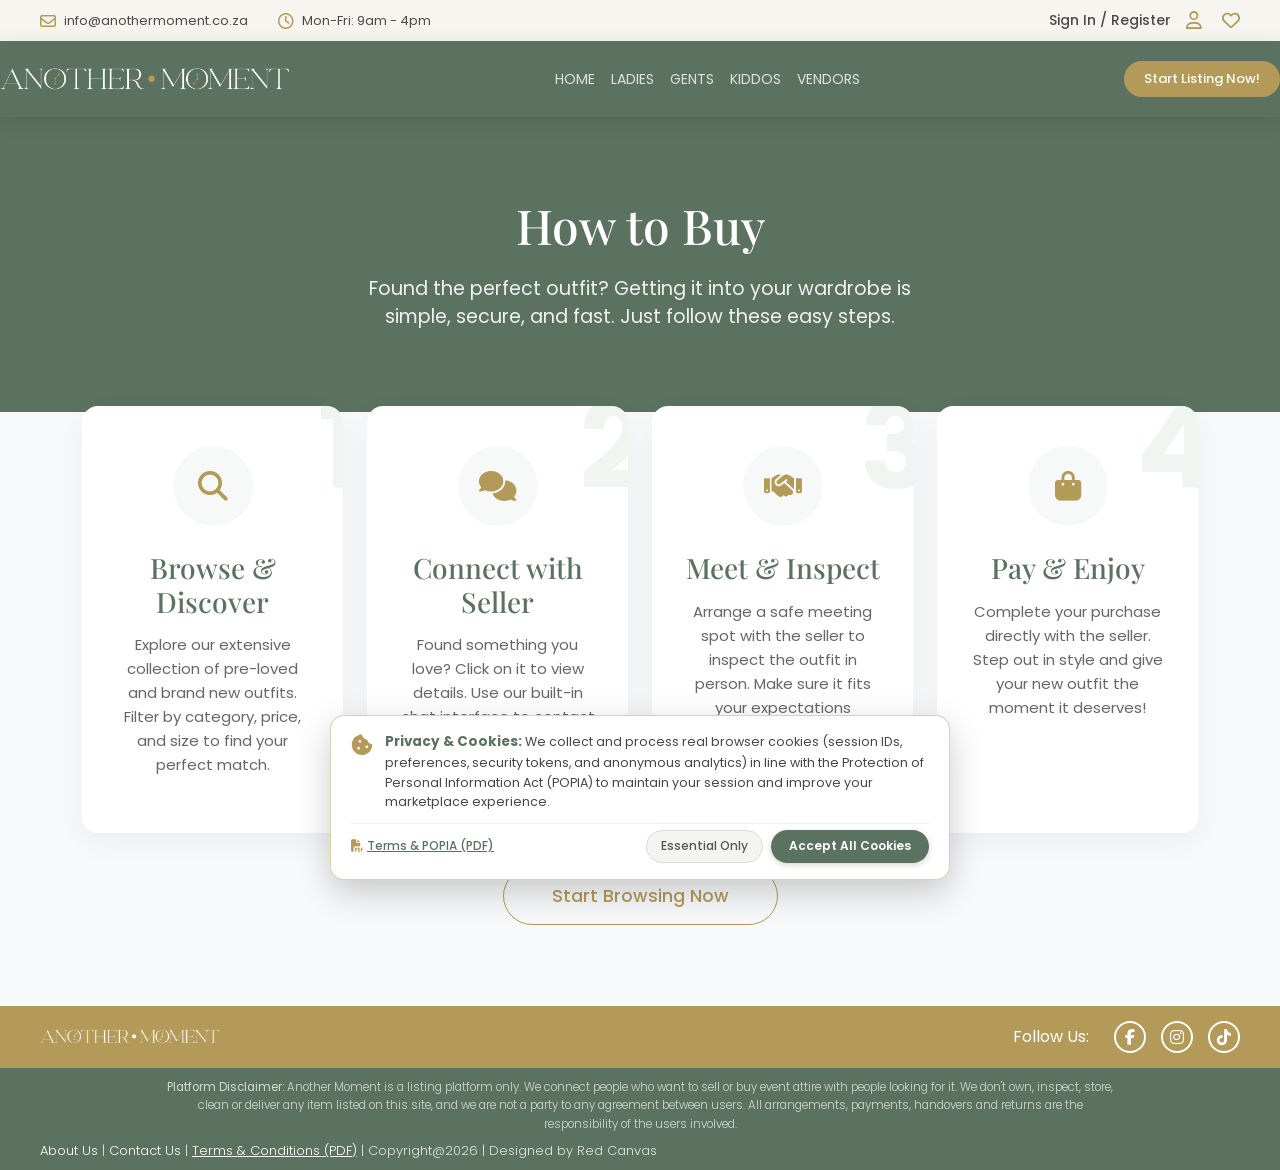
<file: how-to-buy.html>
<!DOCTYPE html>
<html lang="en">
<head>
    <meta charset="UTF-8">
    <meta name="viewport" content="width=device-width, initial-scale=1.0">
    <title>How to Buy - ANOTHER MOMENT</title>
    <!-- Fonts -->
    <link rel="preconnect" href="https://fonts.googleapis.com">
    <link rel="preconnect" href="https://fonts.gstatic.com" crossorigin>
    <link href="https://fonts.googleapis.com/css2?family=Playfair+Display:wght@400;500;600;700&family=Poppins:wght@300;400;500;600&display=swap" rel="stylesheet">
    <!-- Icons -->
    <link rel="stylesheet" href="https://cdnjs.cloudflare.com/ajax/libs/font-awesome/6.4.0/css/all.min.css">
    <!-- Bootstrap CSS -->
    <link href="https://cdn.jsdelivr.net/npm/bootstrap@5.3.3/dist/css/bootstrap.min.css" rel="stylesheet">
    <!-- Styles -->
    <link rel="stylesheet" href="style.css?v=8">
    <link rel="icon" href="images/favicon.png" type="image/png">
    <style>
        .htb-hero {
            background-color: var(--sage-green);
            padding: 80px 0;
            text-align: center;
            color: white;
        }
        .htb-hero h1 {
            font-family: 'Playfair Display', serif;
            font-size: 3rem;
            margin-bottom: 20px;
        }
        .htb-hero p {
            font-size: 1.2rem;
            max-width: 600px;
            margin: 0 auto;
            opacity: 0.9;
        }
        .step-card {
            background: white;
            border-radius: 16px;
            padding: 40px 30px;
            text-align: center;
            box-shadow: 0 10px 30px rgba(0,0,0,0.05);
            height: 100%;
            transition: transform 0.3s ease;
            position: relative;
            overflow: hidden;
        }
        .step-card:hover {
            transform: translateY(-10px);
        }
        .step-number {
            position: absolute;
            top: -20px;
            right: -20px;
            font-size: 120px;
            font-weight: 700;
            color: rgba(162, 185, 169, 0.15); /* var(--sage-green) faint */
            z-index: 0;
            line-height: 1;
        }
        .step-icon {
            width: 80px;
            height: 80px;
            background-color: #f7f9f8;
            color: var(--gold);
            border-radius: 50%;
            display: flex;
            align-items: center;
            justify-content: center;
            font-size: 30px;
            margin: 0 auto 25px auto;
            position: relative;
            z-index: 1;
        }
        .step-card h3 {
            font-family: 'Playfair Display', serif;
            color: var(--sage-green);
            margin-bottom: 15px;
            position: relative;
            z-index: 1;
        }
        .step-card p {
            color: #666;
            font-size: 15px;
            line-height: 1.6;
            position: relative;
            z-index: 1;
        }
    </style>
</head>
<body>
    <!-- Top Bar -->
    <div class="top-bar">
        <div class="top-bar-container">
            <div class="top-bar-left">
                <div class="top-bar-item">
                    <i class="fa-regular fa-envelope"></i>
                    <span>info@anothermoment.co.za</span>
                </div>
                <div class="top-bar-item">
                    <i class="fa-regular fa-clock"></i>
                    <span>Mon-Fri: 9am - 4pm</span>
                </div>
            </div>
            <div class="top-bar-right">
                <div class="top-bar-item sign-in">
                    <a href="login.html" class="text-decoration-none text-reset"><span>Sign In / Register</span></a>
                    <i class="fa-regular fa-user"></i>
                </div>

                <div class="top-bar-item notifications-container" id="nav-notifications-bell" style="display: none;">
                    <i class="fa-regular fa-bell notification-bell"></i>
                    <span class="notification-badge" id="nav-notifications-badge">0</span>
                    <div class="notification-dropdown" id="nav-notifications-dropdown">
                        <div class="notification-empty">Loading notifications...</div>
                    </div>
                </div>
                <div class="top-bar-item favorites" style="cursor: pointer;" title="Favorites">
                    <a href="favorites.html" class="text-decoration-none text-reset"><i class="fa-regular fa-heart"></i></a>
                </div>
            </div>
        </div>
    </div>

    <!-- Main Navigation -->
    <header class="header">
        <nav class="navbar navbar-expand-lg navbar-dark bg-transparent w-100 py-0">
            <div class="container-fluid header-container px-0">
                <div class="logo">
                    <a class="navbar-brand m-0 p-0" href="index.html">
                        <img src="images/svg/Another-Moment-Logo-header-2.png" alt="Another Moment" class="header-logo-img">
                    </a>
                </div>
                <button class="navbar-toggler border-0 shadow-none" type="button" data-bs-toggle="collapse"
                    data-bs-target="#navMenuContent" aria-controls="navMenuContent" aria-expanded="false"
                    aria-label="Toggle navigation">
                    <span class="navbar-toggler-icon"></span>
                </button>
                <div class="collapse navbar-collapse" id="navMenuContent">
                    <ul class="navbar-nav mx-auto mb-3 mb-lg-0 nav-menu justify-content-center gap-3 mt-4 mt-lg-0 text-center">
                        <li class="nav-item"><a class="nav-link p-0" href="index.html">Home</a></li>
                        <li class="nav-item dropdown">
                            <a class="nav-link dropdown-toggle p-0" href="#" id="ladiesDropdown" role="button" data-bs-toggle="dropdown" aria-expanded="false">Ladies</a>
                            <ul class="dropdown-menu" aria-labelledby="ladiesDropdown">
                                <li><a class="dropdown-item" href="category.html?type=white-wedding">White Wedding Dress</a></li>
                                <li><a class="dropdown-item" href="category.html?type=traditional-wedding">Traditional Wedding Dress</a></li>
                                <li><a class="dropdown-item" href="category.html?type=matric-dance">Matric Dance Dress</a></li>
                                <li><a class="dropdown-item" href="category.html?type=evening">Evening Dress</a></li>
                            </ul>
                        </li>
                        <li class="nav-item dropdown">
                            <a class="nav-link dropdown-toggle p-0" href="#" id="gentsDropdown" role="button" data-bs-toggle="dropdown" aria-expanded="false">Gents</a>
                            <ul class="dropdown-menu" aria-labelledby="gentsDropdown">
                                <li><a class="dropdown-item" href="category.html?type=tuxedos">Tuxedos</a></li>
                                <li><a class="dropdown-item" href="category.html?type=suits">Suits</a></li>
                                <li><a class="dropdown-item" href="category.html?type=traditional-attire">Traditional Attire</a></li>
                            </ul>
                        </li>
                        <li class="nav-item dropdown">
                            <a class="nav-link dropdown-toggle p-0" href="#" id="kiddosDropdown" role="button" data-bs-toggle="dropdown" aria-expanded="false">Kiddos</a>
                            <ul class="dropdown-menu" aria-labelledby="kiddosDropdown">
                                <li><a class="dropdown-item" href="category.html?type=boys-formal">Boys Formal Attire</a></li>
                                <li><a class="dropdown-item" href="category.html?type=boys-traditional">Boys Traditional Attire</a></li>
                                <li><a class="dropdown-item" href="category.html?type=girls-formal">Girl Formal Dresses</a></li>
                                <li><a class="dropdown-item" href="category.html?type=girls-traditional">Girls Traditional Dress</a></li>
                            </ul>
                        </li>
                        <li class="nav-item"><a class="nav-link p-0" href="#">Vendors</a></li>
                    </ul>
                    <div class="header-action mt-3 mt-lg-0 mb-3 mb-lg-0 text-center">
                        <a href="register.html" class="btn-list-attire text-decoration-none d-inline-block">Start Listing Now!</a>
                    </div>
                </div>
            </div>
        </nav>
    </header>

    <main class="bg-light pb-5">
        <section class="htb-hero">
            <div class="container">
                <h1>How to Buy</h1>
                <p>Found the perfect outfit? Getting it into your wardrobe is simple, secure, and fast. Just follow these easy steps.</p>
            </div>
        </section>

        <section class="container" style="margin-top: -30px; margin-bottom: 50px;">
            <div class="row g-4">
                <div class="col-md-3">
                    <div class="step-card">
                        <div class="step-number">1</div>
                        <div class="step-icon"><i class="fa-solid fa-magnifying-glass"></i></div>
                        <h3>Browse & Discover</h3>
                        <p>Explore our extensive collection of pre-loved and brand new outfits. Filter by category, price, and size to find your perfect match.</p>
                    </div>
                </div>
                <div class="col-md-3">
                    <div class="step-card">
                        <div class="step-number">2</div>
                        <div class="step-icon"><i class="fa-solid fa-comments"></i></div>
                        <h3>Connect with Seller</h3>
                        <p>Found something you love? Click on it to view details. Use our built-in chat interface to contact the seller, ask questions, or negotiate.</p>
                    </div>
                </div>
                <div class="col-md-3">
                    <div class="step-card">
                        <div class="step-number">3</div>
                        <div class="step-icon"><i class="fa-solid fa-handshake"></i></div>
                        <h3>Meet & Inspect</h3>
                        <p>Arrange a safe meeting spot with the seller to inspect the outfit in person. Make sure it fits your expectations perfectly.</p>
                    </div>
                </div>
                <div class="col-md-3">
                    <div class="step-card">
                        <div class="step-number">4</div>
                        <div class="step-icon"><i class="fa-solid fa-bag-shopping"></i></div>
                        <h3>Pay & Enjoy</h3>
                        <p>Complete your purchase directly with the seller. Step out in style and give your new outfit the moment it deserves!</p>
                    </div>
                </div>
            </div>
        </section>
        
        <div class="text-center pb-5">
            <a href="index.html" class="btn-outline-gold px-5 py-3 rounded-pill" style="font-size: 1.1rem;">Start Browsing Now</a>
        </div>
    </main>

    <!-- Footer -->
    <footer class="footer">
        <div class="footer-top">
            <div class="footer-top-container">
                <div class="footer-logo"><img src="images/svg/another-moment-logo-white.png" alt="Another Moment" class="footer-logo-img"></div>
                <div class="footer-socials">
                    <span class="follow-text">Follow Us:</span>
                    <a href="https://www.facebook.com/search/top?q=Another%20Moment%20-%20Events%20Attire%20Marketplace" target="_blank" class="social-icon"><i class="fa-brands fa-facebook-f"></i></a>
                    <a href="https://www.instagram.com/anothermoment_attire/" target="_blank" class="social-icon"><i class="fa-brands fa-instagram"></i></a>
                    <a href="https://www.tiktok.com/@anothermoment_attire" target="_blank" class="social-icon"><i class="fa-brands fa-tiktok"></i></a>
                </div>
            </div>
        </div>
        <div class="footer-bottom">
            <div class="footer-bottom-container">
                <p><a href="about.html" style="color: white; text-decoration: none;">About Us</a> | <a href="contact.html" style="color: white; text-decoration: none;">Contact Us</a> | Terms & Conditions | Copyright@2026 | Designed by Red Canvas</p>
            </div>
        </div>
    </footer>

    <!-- Bootstrap JS Bundle -->
    <script src="https://cdn.jsdelivr.net/npm/bootstrap@5.3.3/dist/js/bootstrap.bundle.min.js"></script>
    <script src="frontend-api.js?v=19"></script>
</body>
</html>
</file>
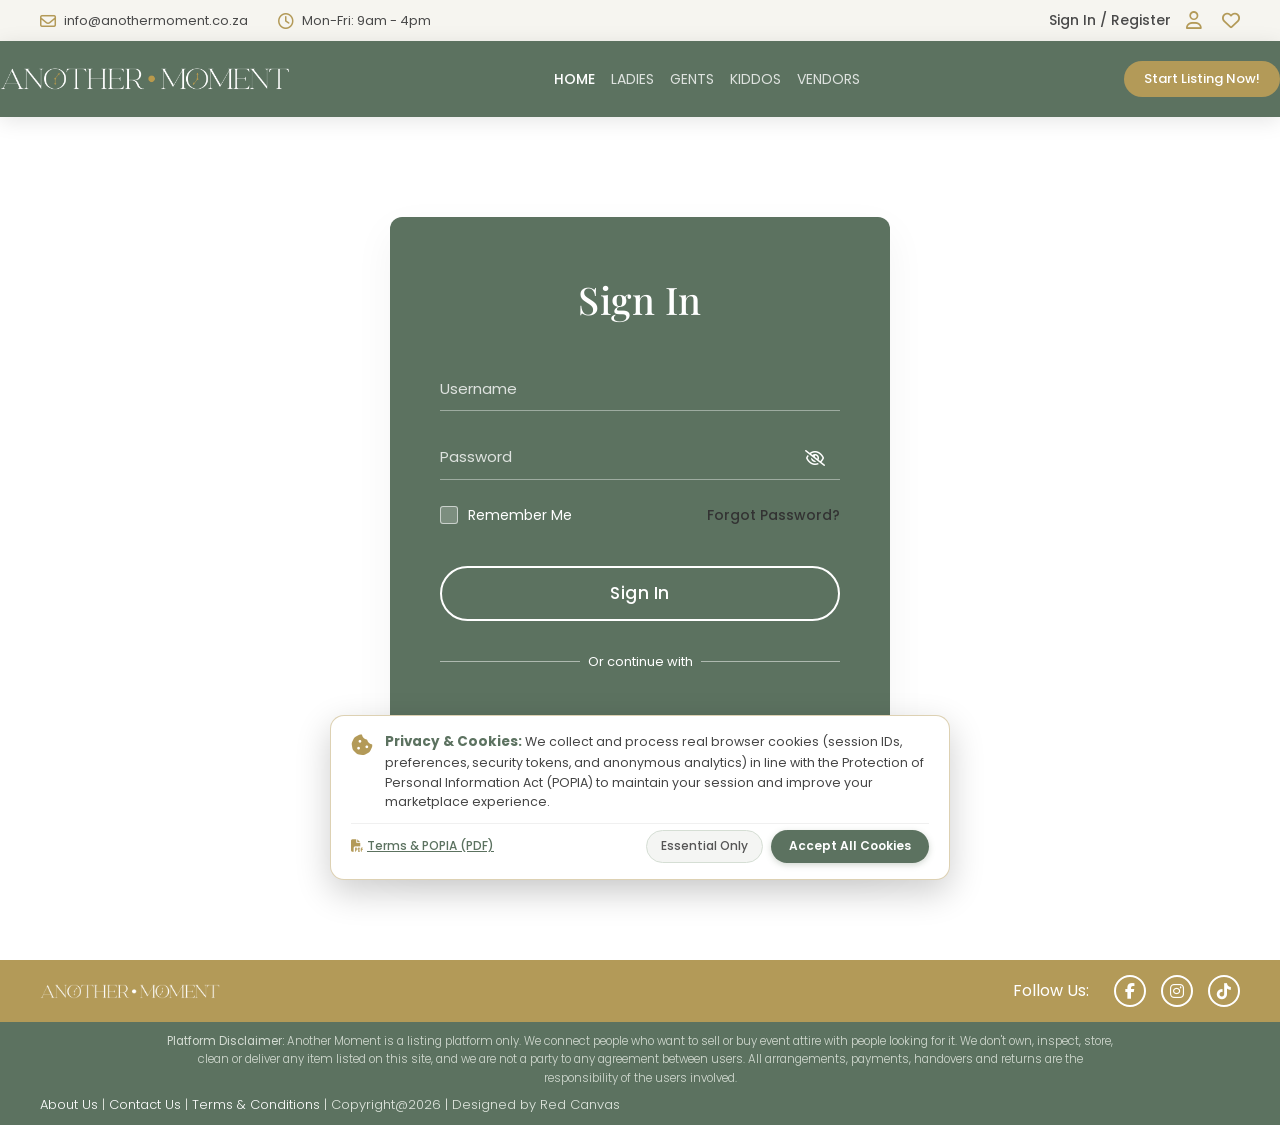
<file: list-attire.html>
<!DOCTYPE html>
<html lang="en">

<head>
    <meta charset="UTF-8">
    <meta name="viewport" content="width=device-width, initial-scale=1.0">
    <title>Register - Another Moment</title>

    <!-- Fonts -->
    <link rel="preconnect" href="https://fonts.googleapis.com">
    <link rel="preconnect" href="https://fonts.gstatic.com" crossorigin>
    <link
        href="https://fonts.googleapis.com/css2?family=Playfair+Display:wght@400;500;600;700&family=Poppins:wght@300;400;500;600&display=swap"
        rel="stylesheet">
    <link href="https://fonts.googleapis.com/css2?family=Roboto:wght@400;500&display=swap" rel="stylesheet">

    <!-- Icons -->
    <link rel="stylesheet" href="https://cdnjs.cloudflare.com/ajax/libs/font-awesome/6.4.0/css/all.min.css">

    <!-- Bootstrap CSS -->
    <link href="https://cdn.jsdelivr.net/npm/bootstrap@5.3.3/dist/css/bootstrap.min.css" rel="stylesheet">
    <!-- Styles -->
    <link rel="stylesheet" href="style.css?v=8">
    <link rel="icon" href="images/favicon.png" type="image/png">
</head>

<body>
    <!-- Top Bar -->
    <div class="top-bar">
        <div class="top-bar-container">
            <div class="top-bar-left">
                <div class="top-bar-item">
                    <i class="fa-regular fa-envelope"></i>
                    <span>info@anothermoment.co.za</span>
                </div>
                <div class="top-bar-item">
                    <i class="fa-regular fa-clock"></i>
                    <span>Mon-Fri: 9am - 4pm</span>
                </div>
            </div>
            <div class="top-bar-right">
                <div class="top-bar-item sign-in">
                    <a href="login.html" class="text-decoration-none text-reset"><span>Sign In / Register</span></a>
                    <i class="fa-regular fa-user"></i>
                </div>

                                <div class="top-bar-item notifications-container" id="nav-notifications-bell" style="display: none;">
                    <i class="fa-regular fa-bell notification-bell"></i>
                    <span class="notification-badge" id="nav-notifications-badge">0</span>
                    <div class="notification-dropdown" id="nav-notifications-dropdown">
                        <div class="notification-empty">Loading notifications...</div>
                    </div>
                </div>
                <div class="top-bar-item favorites" style="cursor: pointer;" title="Favorites">
                    <i class="fa-regular fa-heart"></i>
                </div>
            </div>
        </div>
    </div>

    <!-- Main Navigation -->
    <header class="header">
        <nav class="navbar navbar-expand-lg navbar-dark bg-transparent w-100 py-0">
            <div class="container-fluid header-container px-0">
                <div class="logo">
                    <a class="navbar-brand m-0 p-0" href="index.html">
                        <img src="images/svg/Another-Moment-Logo-header-2.png" alt="Another Moment" class="header-logo-img">
                    </a>
                </div>
                <button class="navbar-toggler border-0 shadow-none" type="button" data-bs-toggle="collapse"
                    data-bs-target="#navMenuContent" aria-controls="navMenuContent" aria-expanded="false"
                    aria-label="Toggle navigation">
                    <span class="navbar-toggler-icon"></span>
                </button>
                <div class="collapse navbar-collapse" id="navMenuContent">
                    <ul class="navbar-nav mx-auto mb-3 mb-lg-0 nav-menu justify-content-center gap-3 mt-4 mt-lg-0 text-center">
    <li class="nav-item"><a class="nav-link active p-0" href="index.html">Home</a></li>
    <li class="nav-item dropdown">
        <a class="nav-link dropdown-toggle p-0" href="#" id="ladiesDropdown" role="button" data-bs-toggle="dropdown" aria-expanded="false">Ladies</a>
        <ul class="dropdown-menu" aria-labelledby="ladiesDropdown">
            <li><a class="dropdown-item" href="category.html?type=white-wedding">White Wedding Dress</a></li>
            <li><a class="dropdown-item" href="category.html?type=traditional-wedding">Traditional Wedding Dress</a></li>
            <li><a class="dropdown-item" href="category.html?type=matric-dance">Matric Dance Dress</a></li>
            <li><a class="dropdown-item" href="category.html?type=evening">Evening Dress</a></li>
        </ul>
    </li>
    <li class="nav-item dropdown">
        <a class="nav-link dropdown-toggle p-0" href="#" id="gentsDropdown" role="button" data-bs-toggle="dropdown" aria-expanded="false">Gents</a>
        <ul class="dropdown-menu" aria-labelledby="gentsDropdown">
            <li><a class="dropdown-item" href="category.html?type=tuxedos">Tuxedos</a></li>
            <li><a class="dropdown-item" href="category.html?type=suits">Suits</a></li>
            <li><a class="dropdown-item" href="category.html?type=traditional-attire">Traditional Attire</a></li>
        </ul>
    </li>
    <li class="nav-item dropdown">
        <a class="nav-link dropdown-toggle p-0" href="#" id="kiddosDropdown" role="button" data-bs-toggle="dropdown" aria-expanded="false">Kiddos</a>
        <ul class="dropdown-menu" aria-labelledby="kiddosDropdown">
            <li><a class="dropdown-item" href="category.html?type=boys-formal">Boys Formal Attire</a></li>
            <li><a class="dropdown-item" href="category.html?type=boys-traditional">Boys Traditional Attire</a></li>
            <li><a class="dropdown-item" href="category.html?type=girls-formal">Girl Formal Dresses</a></li>
            <li><a class="dropdown-item" href="category.html?type=girls-traditional">Girls Traditional Dress</a></li>
        </ul>
    </li>
    <li class="nav-item"><a class="nav-link p-0" href="vendors.html">Vendors</a></li>
    
</ul>
                    <div class="header-action mt-3 mt-lg-0 mb-3 mb-lg-0 text-center">
                        <a href="register.html" class="btn-list-attire text-decoration-none d-inline-block">Start Listing Now!</a>
                    </div>
                </div>
            </div>
        </nav>
    </header>

    <!-- List Attire Flow Content -->
    <main class="list-attire-page">
        <div class="list-layout-container">
            <!-- Sidebar Navigation -->
            <div class="list-sidebar">
                <ul class="list-nav">
                    <li><a href="#general" class="active"><span class="nav-dot"></span> General</a></li>
                    <li><a href="#dress"><span class="nav-dot"></span> The Attire</a></li>
                    <li><a href="#price"><span class="nav-dot"></span> Price for the Attire</a></li>
                    <li><a href="#images"><span class="nav-dot"></span> Images</a></li>
                </ul>
            </div>

            <!-- Main Form Area -->
            <div class="list-content">
                <h1 class="list-page-title">Your listing details</h1>

                <!-- Early Bird Free Listing Notice (First 50 Users) -->
                <div id="earlyBirdBanner" class="p-3 mb-4 rounded-3 d-flex align-items-center gap-3" style="background: linear-gradient(135deg, rgba(103,123,100,0.12), rgba(179,154,88,0.15)); border: 1.5px solid rgba(179,154,88,0.45);">
                    <div style="width: 44px; height: 44px; border-radius: 50%; background: var(--sage-green); color: #fff; display: flex; align-items: center; justify-content: center; font-size: 20px; flex-shrink: 0;">
                        <i class="fa-solid fa-gift"></i>
                    </div>
                    <div>
                        <strong style="color: var(--sage-green); font-size: 14.5px;">Early-Bird Launch Special: First 50 Free!</strong>
                        <p class="mb-0 text-muted" style="font-size: 13px; line-height: 1.45;">
                            The first 50 sellers list completely <strong>FREE</strong> (no R49 fee). Publish today to secure your free founding seller slot!
                        </p>
                    </div>
                </div>
                
                <form id="listing-form" class="list-form-container" action="index.html">
                    
                    <!-- Section 1: General -->
                    <div id="general" class="list-section-card">
                        <div class="section-header">
                            <div class="icon-circle" style="background-color: transparent; margin-right: 18px;"><img src="images/svg/general.svg" alt="General" style="width: 100%; height: 100%;"></div>
                            <h3>General</h3>
                        </div>
                        <div class="field-row">
                            <label>Contact Email</label>
                            <input type="email" name="contact_email" class="form-control list-input">
                        </div>
                        <div class="field-row">
                            <label>Phone Number</label>
                            <input type="tel" name="phone_number" class="form-control list-input">
                        </div>
                        <div class="field-row no-border flex-column align-items-start">
                            <label class="mb-2">Province</label>
                            <select name="province" class="form-control list-select">
                                <option value="" disabled selected>Select an option</option>
                                <option value="Gauteng">Gauteng</option>
                                <option value="Western Cape">Western Cape</option>
                                <option value="KwaZulu-Natal">KwaZulu-Natal</option>
                                <option value="Eastern Cape">Eastern Cape</option>
                                <option value="Limpopo">Limpopo</option>
                                <option value="Mpumalanga">Mpumalanga</option>
                                <option value="North West">North West</option>
                                <option value="Free State">Free State</option>
                                <option value="Northern Cape">Northern Cape</option>
                            </select>
                        </div>
                    </div>

                    <!-- Section 2: The Attire -->
                    <div id="dress" class="list-section-card">
                        <div class="section-header">
                            <div class="icon-circle" style="background-color: transparent; margin-right: 18px;"><img src="images/svg/attire.svg" alt="The Attire" style="width: 100%; height: 100%;"></div>
                            <h3>The Attire</h3>
                        </div>
                        <div class="field-row field-row-split align-items-start">
                            <label>Title</label>
                            <div class="split-input-wrapper">
                                <span class="desc-text mb-2 d-block">E.g: 'Elegant Zulu Traditional Dress', 'White Mermaid Wedding Dress'</span>
                                <input type="text" name="title" class="form-control list-input" placeholder="e.g. White Mermaid Wedding Dress" required>
                            </div>
                        </div>
                        <div class="field-row field-row-split align-items-start">
                            <label>Description</label>
                            <div class="split-input-wrapper">
                                <span class="desc-text mb-2 d-block">Please provide a clear description of the attire here. If the attire has been altered for a specific size or height, please provide the details of the alterations.</span>
                                <textarea name="description" class="form-control list-textarea" rows="4" placeholder="Describe the style, fit, condition, fabric, alterations, and any key details..." required></textarea>
                            </div>
                        </div>
                        <div class="field-row">
                            <label>Type</label>
                            <div class="radio-group-vertical">
                                <label class="radio-label"><input type="radio" name="category" value="White Wedding Dress" required> <span>White Wedding Dress</span></label>
                                <label class="radio-label"><input type="radio" name="category" value="Traditional Wedding Dress"> <span>Traditional Wedding Dress</span></label>
                                <label class="radio-label"><input type="radio" name="category" value="Evening Dress"> <span>Evening Dress</span></label>
                                <label class="radio-label"><input type="radio" name="category" value="Matric Dance"> <span>Matric Dance</span></label>
                                <label class="radio-label"><input type="radio" name="category" value="Tuxedo"> <span>Tuxedo</span></label>
                                <label class="radio-label"><input type="radio" name="category" value="Suits"> <span>Suits</span></label>
                                <label class="radio-label"><input type="radio" name="category" value="Traditional Attire"> <span>Traditional Attire</span></label>
                                <label class="radio-label"><input type="radio" name="category" value="Boys Formal Attire"> <span>Boys Formal Attire</span></label>
                                <label class="radio-label"><input type="radio" name="category" value="Boys Traditional Attire"> <span>Boys Traditional Attire</span></label>
                                <label class="radio-label"><input type="radio" name="category" value="Girls Formal Dress"> <span>Girls Formal Dress</span></label>
                                <label class="radio-label"><input type="radio" name="category" value="Girls Traditional Dress"> <span>Girls Traditional Dress</span></label>
                            </div>
                        </div>
                        <div class="field-row field-row-split align-items-start">
                            <label>Style of Attire</label>
                            <div class="checkbox-grid">
                                <label class="check-label"><input type="checkbox" name="style" value="A-line"> <span>A-line / Ball Gown</span></label>
                                <label class="check-label"><input type="checkbox" name="style" value="Mermaid"> <span>Mermaid / Sheath</span></label>
                                <label class="check-label"><input type="checkbox" name="style" value="Suit"> <span>Suit / Tuxedo</span></label>
                                <label class="check-label"><input type="checkbox" name="style" value="Blazer"> <span>Blazer / Jacket</span></label>
                                <label class="check-label"><input type="checkbox" name="style" value="Other"> <span>Other</span></label>
                            </div>
                        </div>
                        <div class="field-row flex-column align-items-start">
                            <div class="d-flex w-100 justify-content-between mb-2">
                                <label>Attire Size</label>
                                <span class="muted-text">South African / General Sizing</span>
                            </div>
                            <select name="size" class="form-control list-select" required>
                                <option value="" disabled selected>Select an option</option>
                                <option value="30">30 / XXS / XS</option>
                                <option value="32">32 / XS / S</option>
                                <option value="34">34 / S / M</option>
                                <option value="36">36 / M / L</option>
                                <option value="38">38 / L / XL</option>
                                <option value="40">40 / XL / XXL</option>
                                <option value="Other">Other / Custom</option>
                            </select>
                        </div>
                        <div class="field-row">
                            <label>Colour</label>
                            <input type="text" name="color" class="form-control list-input ms-auto w-50">
                        </div>
                        <div class="field-row">
                            <label>Designer Name</label>
                            <input type="text" name="designer" class="form-control list-input ms-auto w-50">
                        </div>
                        <div class="field-row field-row-split flex-column align-items-start">
                            <div class="d-flex align-items-center mb-1">
                                <label>Year Created</label>
                            </div>
                            <span class="desc-text mb-2 d-block">Please input only the year the attire was created. Example: "2024". IMPORTANT: This influences the price!</span>
                            <div class="d-flex align-items-center w-100">
                                <input type="range" class="form-range flex-grow-1 me-3" min="1950" max="2026" value="2024" oninput="this.nextElementSibling.value = this.value" style="accent-color: var(--sage-green);">
                                <input type="number" name="year" class="form-control list-input p-2 text-center border rounded" style="width: 100px;" value="2024" oninput="this.previousElementSibling.value = this.value">
                            </div>
                        </div>
                        <div class="field-row">
                            <label>Attire Condition</label>
                            <div class="radio-group-vertical">
                                <label class="radio-label"><input type="radio" name="condition" value="New" required> <span>New</span></label>
                                <label class="radio-label"><input type="radio" name="condition" value="Pre-loved"> <span>Pre-loved</span></label>
                            </div>
                        </div>
                        <div class="field-row no-border">
                            <div class="w-100">
                                <label class="d-block mb-2">Cleaned [optional]</label>
                                <div class="radio-group-vertical mt-1 ms-3">
                                    <label class="radio-label mb-2"><input type="radio" name="cleaned" value="Yes"> <span>Yes</span></label>
                                    <label class="radio-label"><input type="radio" name="cleaned" value="No"> <span>No</span></label>
                                </div>
                            </div>
                        </div>
                    </div>

                    <!-- Section 3: Price for the Dress -->
                    <div id="price" class="list-section-card">
                        <div class="section-header">
                            <div class="icon-circle" style="background-color: transparent; margin-right: 18px;"><img src="images/svg/payment.svg" alt="Price" style="width: 100%; height: 100%;"></div>
                            <h3>Price for the Attire</h3>
                        </div>
                        <div class="field-row flex-column align-items-start">
                            <label class="mb-1">Price</label>
                            <span class="desc-text mb-2 d-block">How much are you listing the attire for? (Value in Rand, don't add currency or decimals)</span>
                            <div class="d-flex align-items-center w-100">
                                <input type="range" class="form-range flex-grow-1 me-3" min="0" max="50000" step="100" value="0" oninput="this.nextElementSibling.value = this.value" style="accent-color: var(--sage-green);">
                                <input type="number" name="price" class="form-control list-input p-2 text-center border rounded" style="width: 120px;" value="0" oninput="this.previousElementSibling.value = this.value" required>
                            </div>
                        </div>
                        <div class="field-row flex-column align-items-start">
                            <label class="mb-1">Original Price</label>
                            <span class="desc-text mb-2 d-block">Original price that you paid for the attire (Value in Rand, don't add currency or decimals)</span>
                            <div class="d-flex align-items-center w-100">
                                <input type="range" class="form-range flex-grow-1 me-3" min="0" max="100000" step="100" value="0" oninput="this.nextElementSibling.value = this.value" style="accent-color: var(--sage-green);">
                                <input type="number" name="original_price" class="form-control list-input p-2 text-center border rounded" style="width: 120px;" value="0" oninput="this.previousElementSibling.value = this.value">
                            </div>
                        </div>

                        <div class="field-row field-row-split align-items-start">
                            <label>Are You Willing To Courier The Attire?</label>
                            <div class="split-input-wrapper ms-4">
                                <span class="desc-text mb-2 d-block">Are you willing to courier the attire to the buyer at no extra cost?</span>
                                <div class="radio-group-vertical mt-2">
                                    <label class="radio-label mb-2"><input type="radio" name="courier" value="Yes"> <span>Yes</span></label>
                                    <label class="radio-label"><input type="radio" name="courier" value="No"> <span>No</span></label>
                                </div>
                            </div>
                        </div>
                        <div class="field-row field-row-split align-items-start border-0">
                            <label class="mb-2">Are You Willing To Arrange A Fitting Opportunity?</label>
                            <div class="split-input-wrapper ms-4">
                                <div class="radio-group-vertical mt-2">
                                    <label class="radio-label mb-2"><input type="radio" name="fitting" value="Yes"> <span>Yes</span></label>
                                    <label class="radio-label"><input type="radio" name="fitting" value="No"> <span>No</span></label>
                                </div>
                            </div>
                        </div>
                    </div>

                    <!-- Section 4: Images -->
                    <div id="images" class="list-section-card">
                        <div class="section-header">
                            <div class="icon-circle" style="background-color: transparent; margin-right: 18px;"><img src="images/svg/image.svg" alt="Images" style="width: 100%; height: 100%;"></div>
                            <h3>Images</h3>
                        </div>
                        <div class="field-row flex-column align-items-start border-bottom-0 pb-0">
                            <label class="mb-1">First Image</label>
                            <span class="desc-text mb-3 d-block">This is the first image potential buyers will see.</span>
                            <span class="fw-bold fs-sm d-block mb-1" style="font-size: 13px; color: #333;">The recommended size: 2048 x 2048 pixels</span>
                            <span class="desc-text d-block mb-3">
                                <span class="text-danger mt-1 d-block">Make sure to use high-quality photos that showcase your dress from its best angles — great photos help your dress sell faster!</span>
                            </span>
                            
                            <div class="upload-container" style="width: 100%;">
                                <div class="upload-box mb-3" style="position: relative;">
                                    <input type="file" id="main-images" name="main_images" accept="image/*" multiple style="position: absolute; width: 100%; height: 100%; opacity: 0; cursor: pointer; z-index: 10;">
                                    <div style="display: flex; flex-direction: column; align-items: center; justify-content: center; height: 100%; pointer-events: none;">
                                        <i class="fa-solid fa-arrow-up-from-bracket"></i>
                                        <span style="font-size: 13px; color: #888; margin-top: 10px;">Click or drag your first image here</span>
                                    </div>
                                </div>
                                <div id="main-image-preview" class="d-flex flex-wrap gap-2 w-100 mb-4"></div>
                            </div>
                        </div>
                        <div class="field-row no-border flex-column align-items-start">
                            <label class="mb-1">Feature Images</label>
                            <span class="desc-text mb-3 d-block">Upload a maximum of 4 good quality (full length front and back) images.</span>
                            
                            <div class="upload-container" style="width: 100%;">
                                <div class="upload-box mb-3" style="position: relative;">
                                    <input type="file" id="extra-images" name="extra_images" accept="image/*" multiple style="position: absolute; width: 100%; height: 100%; opacity: 0; cursor: pointer; z-index: 10;">
                                    <div style="display: flex; flex-direction: column; align-items: center; justify-content: center; height: 100%; pointer-events: none;">
                                        <i class="fa-solid fa-arrow-up-from-bracket"></i>
                                        <span style="font-size: 13px; color: #888; margin-top: 10px;">Click or drag up to 4 images here</span>
                                    </div>
                                </div>
                                <div id="extra-image-preview" class="d-flex flex-wrap gap-2 w-100 mb-2 mt-2"></div>
                            </div>
                            
                            <div class="terms-accept w-100 mt-4 border-top pt-4">
                                <div class="p-3 mb-3 rounded" style="background-color: #fbfaf8; border: 1px solid rgba(179, 154, 88, 0.35); font-size: 13px; color: #4a4a4a; line-height: 1.6;">
                                    <h6 class="fw-bold mb-2" style="color: var(--sage-green); font-size: 14px;">
                                        <i class="fa-solid fa-shield-halved me-1" style="color: var(--gold);"></i> Listing Requirements &amp; Eligibility
                                    </h6>
                                    <p class="mb-2">
                                        <strong>Formal and event attire only:</strong> Listings must be evening wear, wedding attire (including traditional wedding attire), matric dance outfits, suits, tuxedos, junior attendant outfits, or matching accessories. Casual wear, everyday clothing, and non-attire items will be removed without notice.
                                    </p>
                                    <p class="mb-1 fw-semibold">By listing, you confirm that:</p>
                                    <ul class="mb-2 ps-3" style="list-style-type: disc;">
                                        <li>You own the item or have the right to sell it</li>
                                        <li>Your photos are your own and show the actual item</li>
                                        <li>Size, measurements, condition and any flaws are described accurately</li>
                                        <li>The item is clean and in wearable condition</li>
                                        <li>You are 18 or older</li>
                                    </ul>
                                    <p class="mb-0 text-muted" style="font-size: 12px; font-style: italic;">
                                        * Another Moment may edit, hide or remove any listing that breaks these rules.
                                    </p>
                                </div>
                                <label class="check-label" style="align-items: flex-start; gap: 10px;">
                                    <input type="checkbox" required style="margin-top: 3px; flex-shrink: 0;">
                                    <span style="font-size: 13.5px; font-weight: 500; color: #333;">
                                        I confirm my listing meets the requirements above and I accept the <a href="Another_Moment_Terms_and_Conditions.pdf" target="_blank" class="text-decoration-underline fw-bold" style="color: var(--sage-green);"><i class="fa-solid fa-file-pdf me-1" style="color: var(--gold);"></i>Listing Terms &amp; Conditions (PDF)</a>.
                                    </span>
                                </label>
                            </div>
                        </div>
                    </div>

                    <div class="text-end mb-4">
                        <button type="submit" id="confirm-payment-btn" class="btn-publish-listing">Publish Listing</button>
                    </div>
                </form>
            </div>
        </div>
    </main>

    <!-- Footer -->
    <footer class="footer">
        <div class="footer-top">
            <div class="footer-top-container">
                <div class="footer-logo"><img src="images/svg/another-moment-logo-white.png" alt="Another Moment" class="footer-logo-img"></div>
                <div class="footer-socials">
                    <span class="follow-text">Follow Us:</span>
                    <a href="https://www.facebook.com/search/top?q=Another%20Moment%20-%20Events%20Attire%20Marketplace" target="_blank" class="social-icon"><i class="fa-brands fa-facebook-f"></i></a>
                    <a href="https://www.instagram.com/anothermoment_attire/" target="_blank" class="social-icon"><i class="fa-brands fa-instagram"></i></a>
                    <a href="https://www.tiktok.com/@anothermoment_attire" target="_blank" class="social-icon"><i class="fa-brands fa-tiktok"></i></a>
                </div>
            </div>
        </div>
        <div class="footer-bottom">
            <div class="footer-bottom-container">
                <p><a href="about.html" style="color: white; text-decoration: none;">About Us</a> | <a href="contact.html" style="color: white; text-decoration: none;">Contact Us</a> | Terms & Conditions | Copyright@2026 | Designed by Red Canvas</p>
            </div>
        </div>
    </footer>



    <!-- Bootstrap JS Bundle -->
    <script src="https://cdn.jsdelivr.net/npm/bootstrap@5.3.3/dist/js/bootstrap.bundle.min.js"></script>
    <script src="frontend-api.js?v=20"></script>
    <script>
        // Sync sidebar active highlight when clicking nav links
        document.querySelectorAll('.list-nav a').forEach(link => {
            link.addEventListener('click', function () {
                document.querySelectorAll('.list-nav a').forEach(l => l.classList.remove('active'));
                this.classList.add('active');
            });
        });

        // Also highlight active link on scroll
        const sections = document.querySelectorAll('.list-section-card');
        const navLinks = document.querySelectorAll('.list-nav a');
        window.addEventListener('scroll', () => {
            let current = '';
            sections.forEach(section => {
                const sectionTop = section.offsetTop - 120;
                if (window.scrollY >= sectionTop) current = section.id;
            });
            navLinks.forEach(link => {
                link.classList.remove('active');
                if (link.getAttribute('href') === '#' + current) link.classList.add('active');
            });
        });
    </script>
</body>

</html>
</file>
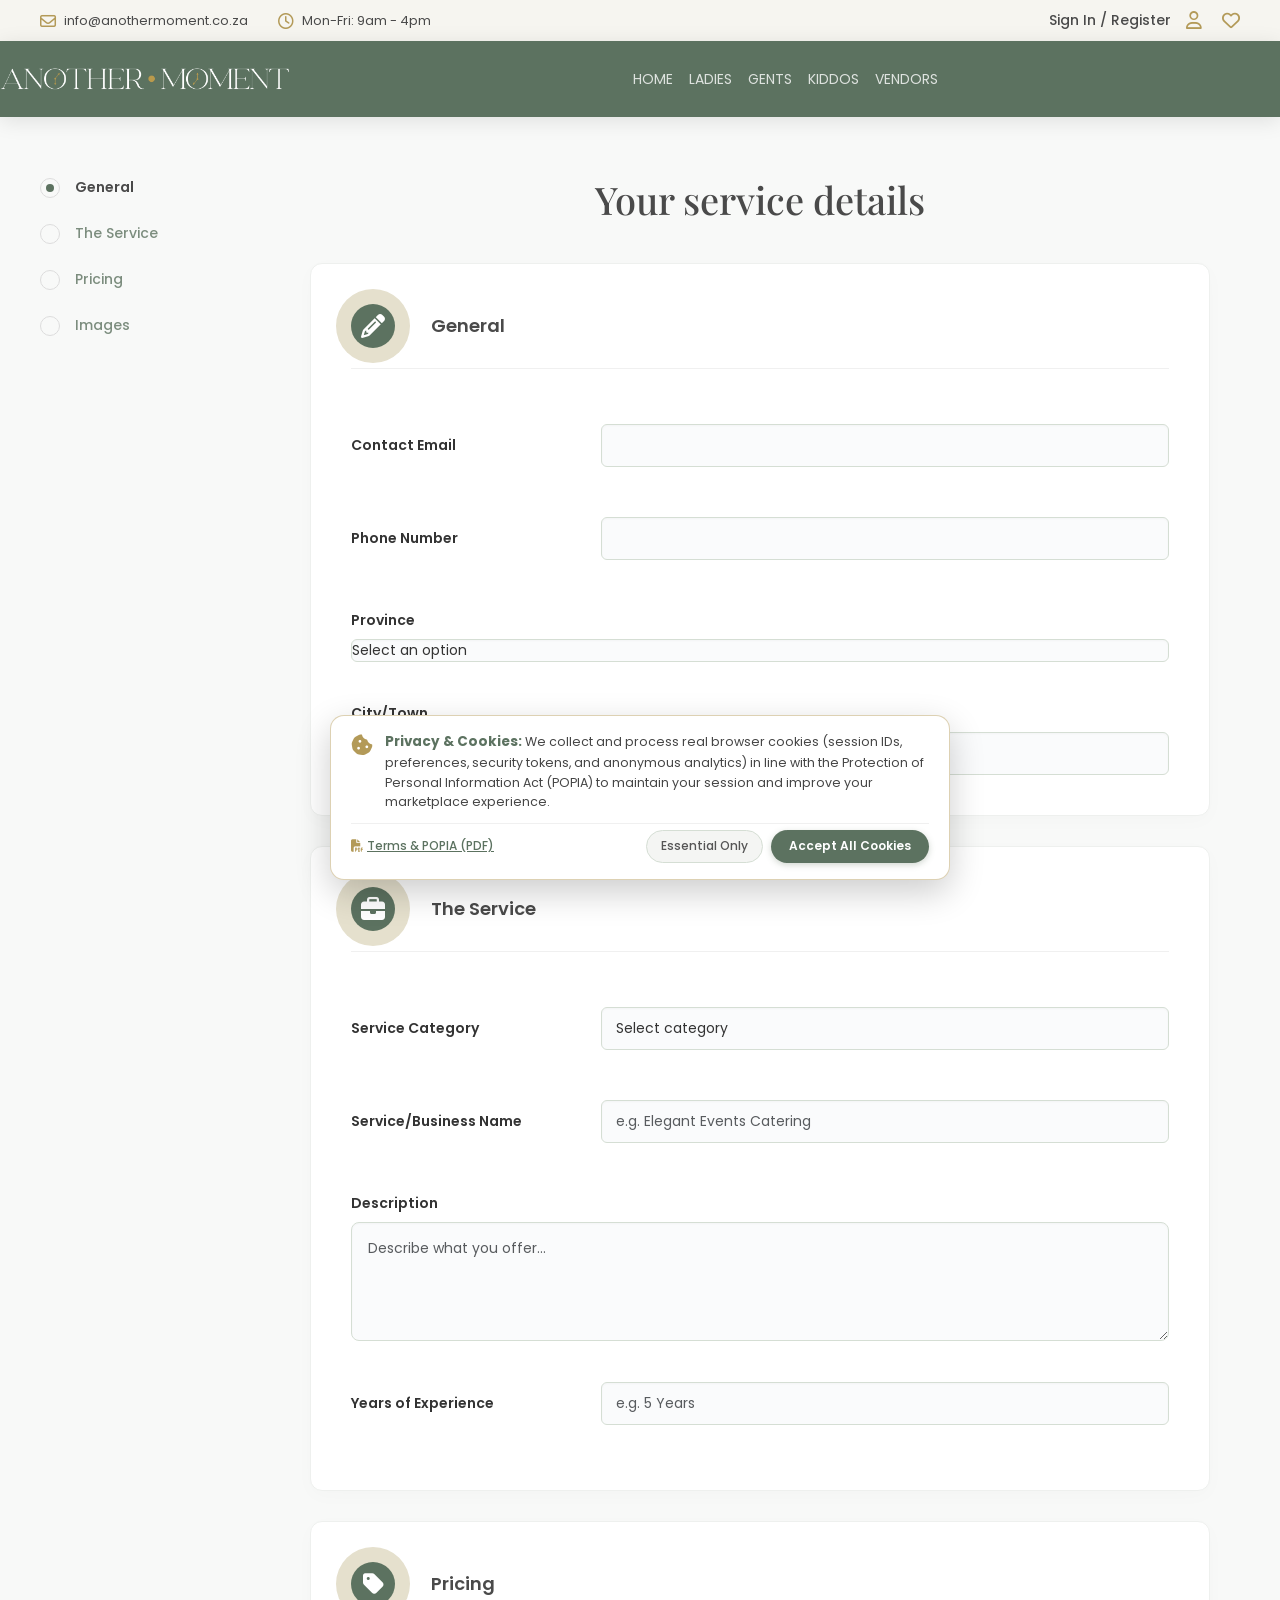
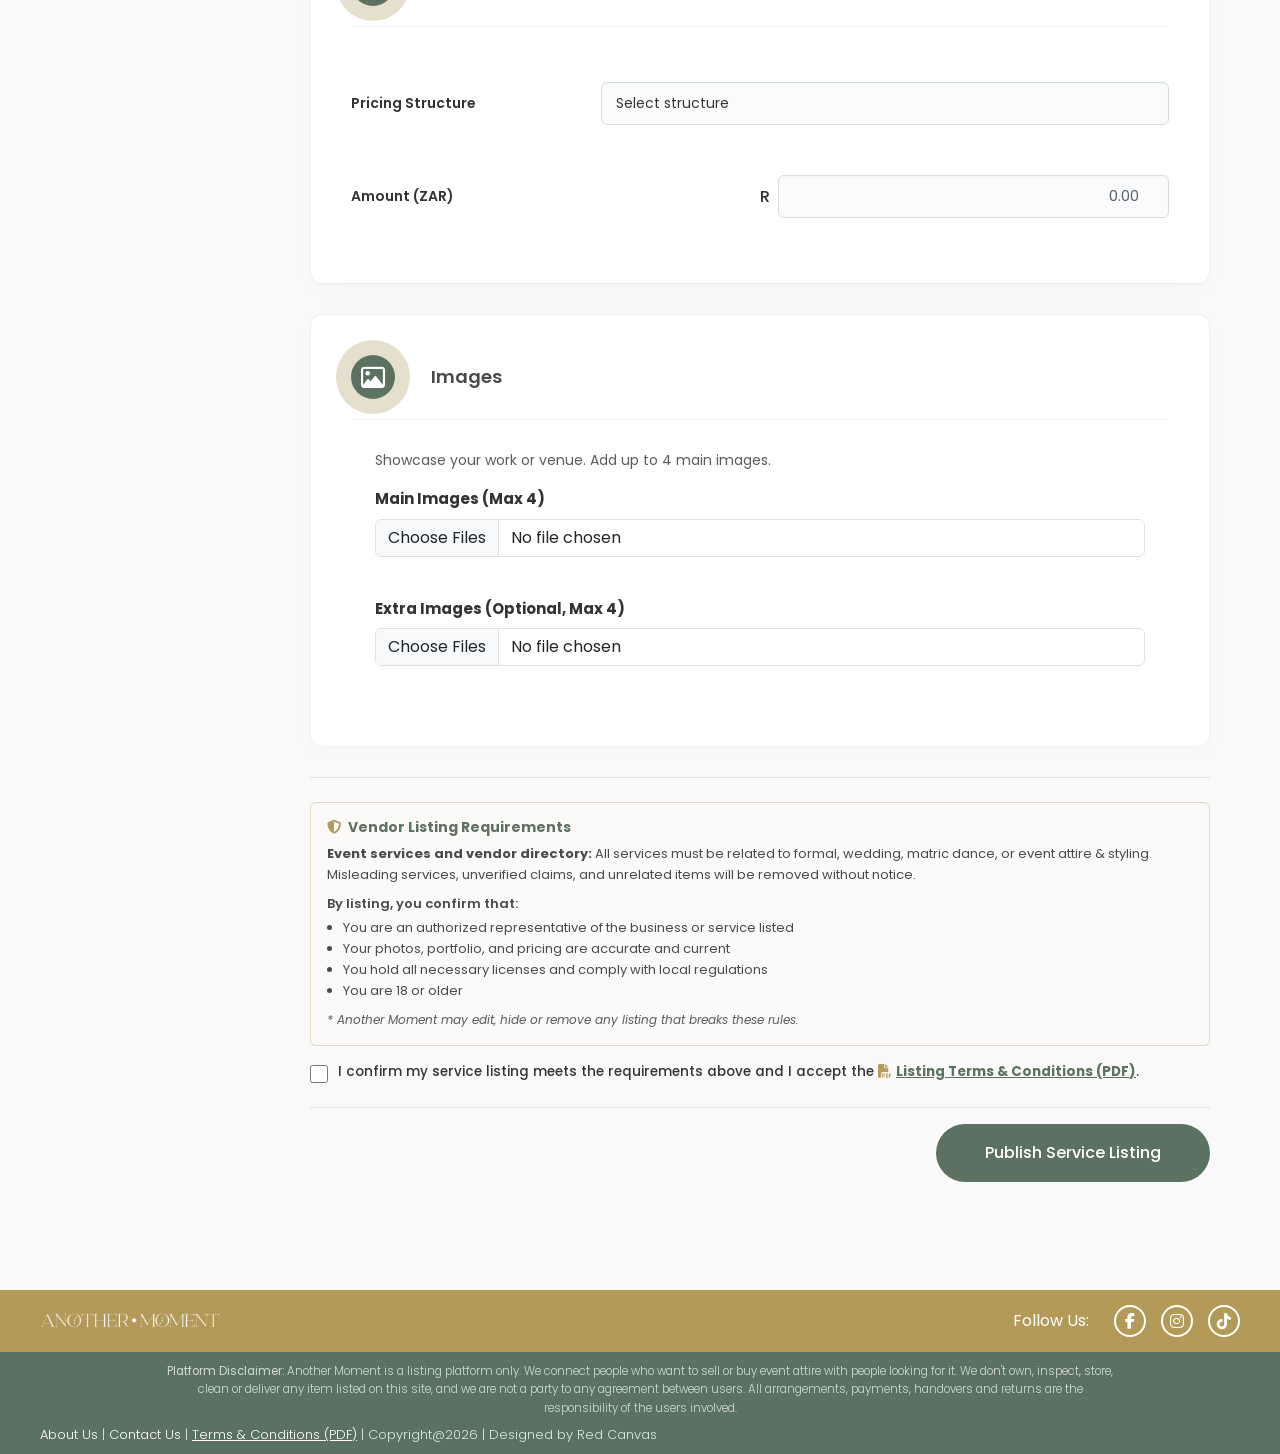
<file: list-service.html>
<!DOCTYPE html>
<html lang="en">

<head>
    <meta charset="UTF-8">
    <meta name="viewport" content="width=device-width, initial-scale=1.0">
    <title>List Your Service - ANOTHER MOMENT</title>

    <!-- Fonts -->
    <link rel="preconnect" href="https://fonts.googleapis.com">
    <link rel="preconnect" href="https://fonts.gstatic.com" crossorigin>
    <link href="https://fonts.googleapis.com/css2?family=Playfair+Display:wght@400;500;600;700&family=Poppins:wght@300;400;500;600&display=swap" rel="stylesheet">
    <link href="https://fonts.googleapis.com/css2?family=Roboto:wght@400;500&display=swap" rel="stylesheet">

    <!-- Icons -->
    <link rel="stylesheet" href="https://cdnjs.cloudflare.com/ajax/libs/font-awesome/6.4.0/css/all.min.css">

    <!-- Bootstrap CSS -->
    <link href="https://cdn.jsdelivr.net/npm/bootstrap@5.3.3/dist/css/bootstrap.min.css" rel="stylesheet">
    <!-- Styles -->
    <link rel="stylesheet" href="style.css?v=8">
    <link rel="icon" href="images/favicon.png" type="image/png">
</head>

<body>
    <!-- Top Bar -->
    <div class="top-bar">
        <div class="top-bar-container">
            <div class="top-bar-left">
                <div class="top-bar-item">
                    <i class="fa-regular fa-envelope"></i>
                    <span>info@anothermoment.co.za</span>
                </div>
                <div class="top-bar-item">
                    <i class="fa-regular fa-clock"></i>
                    <span>Mon-Fri: 9am - 4pm</span>
                </div>
            </div>
            <div class="top-bar-right">
                <div class="top-bar-item sign-in">
                    <a href="login.html" class="text-decoration-none text-reset"><span>Sign In / Register</span></a>
                    <i class="fa-regular fa-user"></i>
                </div>

                                <div class="top-bar-item notifications-container" id="nav-notifications-bell" style="display: none;">
                    <i class="fa-regular fa-bell notification-bell"></i>
                    <span class="notification-badge" id="nav-notifications-badge">0</span>
                    <div class="notification-dropdown" id="nav-notifications-dropdown">
                        <div class="notification-empty">Loading notifications...</div>
                    </div>
                </div>
                <div class="top-bar-item favorites" style="cursor: pointer;" title="Favorites">
                    <i class="fa-regular fa-heart"></i>
                </div>
            </div>
        </div>
    </div>

    <!-- Main Navigation -->
    <header class="header">
        <nav class="navbar navbar-expand-lg navbar-dark bg-transparent w-100 py-0">
            <div class="container-fluid header-container px-0">
                <div class="logo">
                    <a class="navbar-brand m-0 p-0" href="index.html">
                        <img src="images/svg/Another-Moment-Logo-header-2.png" alt="Another Moment" class="header-logo-img">
                    </a>
                </div>
                <button class="navbar-toggler border-0 shadow-none" type="button" data-bs-toggle="collapse"
                    data-bs-target="#navMenuContent" aria-controls="navMenuContent" aria-expanded="false"
                    aria-label="Toggle navigation">
                    <span class="navbar-toggler-icon"></span>
                </button>
                <div class="collapse navbar-collapse" id="navMenuContent">
                    <ul class="navbar-nav mx-auto mb-3 mb-lg-0 nav-menu justify-content-center gap-3 mt-4 mt-lg-0 text-center">
                        <li class="nav-item"><a class="nav-link p-0" href="index.html">Home</a></li>
                        <li class="nav-item dropdown">
                            <a class="nav-link dropdown-toggle p-0" href="#" id="ladiesDropdown" role="button" data-bs-toggle="dropdown" aria-expanded="false">Ladies</a>
                            <ul class="dropdown-menu" aria-labelledby="ladiesDropdown">
                                <li><a class="dropdown-item" href="category.html?type=white-wedding">White Wedding Dress</a></li>
                                <li><a class="dropdown-item" href="category.html?type=traditional-wedding">Traditional Wedding Dress</a></li>
                                <li><a class="dropdown-item" href="category.html?type=matric-dance">Matric Dance Dress</a></li>
                                <li><a class="dropdown-item" href="category.html?type=evening">Evening Dress</a></li>
                            </ul>
                        </li>
                        <li class="nav-item dropdown">
                            <a class="nav-link dropdown-toggle p-0" href="#" id="gentsDropdown" role="button" data-bs-toggle="dropdown" aria-expanded="false">Gents</a>
                            <ul class="dropdown-menu" aria-labelledby="gentsDropdown">
                                <li><a class="dropdown-item" href="category.html?type=tuxedos">Tuxedos</a></li>
                                <li><a class="dropdown-item" href="category.html?type=suits">Suits</a></li>
                                <li><a class="dropdown-item" href="category.html?type=traditional-attire">Traditional Attire</a></li>
                            </ul>
                        </li>
                        <li class="nav-item dropdown">
                            <a class="nav-link dropdown-toggle p-0" href="#" id="kiddosDropdown" role="button" data-bs-toggle="dropdown" aria-expanded="false">Kiddos</a>
                            <ul class="dropdown-menu" aria-labelledby="kiddosDropdown">
                                <li><a class="dropdown-item" href="category.html?type=boys-formal">Boys Formal Attire</a></li>
                                <li><a class="dropdown-item" href="category.html?type=boys-traditional">Boys Traditional Attire</a></li>
                                <li><a class="dropdown-item" href="category.html?type=girls-formal">Girl Formal Dresses</a></li>
                                <li><a class="dropdown-item" href="category.html?type=girls-traditional">Girls Traditional Dress</a></li>
                            </ul>
                        </li>
                        <li class="nav-item"><a class="nav-link p-0" href="vendors.html">Vendors</a></li>
                        
                    </ul>
                </div>
            </div>
        </nav>
    </header>

    <!-- List Service Flow Content -->
    <main class="list-attire-page">
        <div class="list-layout-container">
            <!-- Sidebar Navigation -->
            <div class="list-sidebar">
                <ul class="list-nav">
                    <li><a href="#general" class="active"><span class="nav-dot"></span> General</a></li>
                    <li><a href="#service"><span class="nav-dot"></span> The Service</a></li>
                    <li><a href="#price"><span class="nav-dot"></span> Pricing</a></li>
                    <li><a href="#images"><span class="nav-dot"></span> Images</a></li>
                </ul>
            </div>

            <!-- Main Form Area -->
            <div class="list-content">
                <h1 class="list-page-title">Your service details</h1>
                
                <form id="service-listing-form" class="list-form-container">
                    <!-- Hidden field to mark this as a service -->
                    <input type="hidden" name="category" value="Service">
                    <input type="hidden" name="type" value="service">
                    
                    <!-- Section 1: General -->
                    <div id="general" class="list-section-card">
                        <div class="section-header">
                            <div class="icon-circle" style="background-color: #5C7260; color: #ffffff; margin-right: 18px;"><i class="fa-solid fa-pencil"></i></div>
                            <h3>General</h3>
                        </div>
                        <div class="field-row">
                            <label>Contact Email</label>
                            <input type="email" name="contact_email" class="form-control list-input" required>
                        </div>
                        <div class="field-row">
                            <label>Phone Number</label>
                            <input type="tel" name="phone_number" class="form-control list-input" required>
                        </div>
                        <div class="field-row no-border flex-column align-items-start">
                            <label class="mb-2">Province</label>
                            <select name="province" class="form-control list-select p-0" required>
                                <option value="" disabled selected>Select an option</option>
                                <option value="Gauteng">Gauteng</option>
                                <option value="Western Cape">Western Cape</option>
                                <option value="KwaZulu-Natal">KwaZulu-Natal</option>
                                <option value="Eastern Cape">Eastern Cape</option>
                                <option value="Limpopo">Limpopo</option>
                                <option value="Mpumalanga">Mpumalanga</option>
                                <option value="North West">North West</option>
                                <option value="Free State">Free State</option>
                                <option value="Northern Cape">Northern Cape</option>
                            </select>
                        </div>
                        <div class="field-row no-border flex-column align-items-start mt-3">
                            <label class="mb-2">City/Town</label>
                            <input type="text" name="city" class="form-control list-input" placeholder="e.g. Johannesburg" required>
                        </div>
                    </div>

                    <!-- Section 2: The Service -->
                    <div id="service" class="list-section-card mt-4">
                        <div class="section-header">
                            <div class="icon-circle" style="background-color: #5C7260; color: #ffffff; margin-right: 18px;"><i class="fa-solid fa-briefcase"></i></div>
                            <h3>The Service</h3>
                        </div>
                        <div class="field-row">
                            <label>Service Category</label>
                            <select name="subCategory" class="form-control list-select" required>
                                <option value="" disabled selected>Select category</option>
                                <option value="Venues">Venues</option>
                                <option value="Photographers">Photographers</option>
                                <option value="Videographers">Videographers</option>
                                <option value="Caterers">Caterers</option>
                                <option value="Make-up Artists">Make-up Artists</option>
                                <option value="Hairdressers">Hairdressers</option>
                                <option value="Tailors & Dressmakers">Tailors &amp; Dressmakers</option>
                                <option value="Suit & Tux Hire">Suit &amp; Tux Hire</option>
                                <option value="Planners & Coordinators">Planners &amp; Coordinators</option>
                                <option value="DJs">DJs</option>
                                <option value="Décor & Event Stylists">Décor &amp; Event Stylists</option>
                                <option value="Florists">Florists</option>
                                <option value="Event Hire">Event Hire</option>
                                <option value="Cake Makers & Bakers">Cake Makers &amp; Bakers</option>
                                <option value="Car Hire & Chauffeurs">Car Hire &amp; Chauffeurs</option>
                                <option value="MCs">MCs</option>
                                <option value="Barbers">Barbers</option>
                                <option value="Nail Technicians">Nail Technicians</option>
                                <option value="Wig Installers & Stylists">Wig Installers &amp; Stylists</option>
                                <option value="Lash & Brow Technicians">Lash &amp; Brow Technicians</option>
                                <option value="Traditional Attire Designers">Traditional Attire Designers</option>
                                <option value="Jewellery & Accessories">Jewellery &amp; Accessories</option>
                                <option value="Live Bands & Musicians">Live Bands &amp; Musicians</option>
                                <option value="Sound, Lighting & AV">Sound, Lighting &amp; AV</option>
                                <option value="Photo Booths & 360 Booths">Photo Booths &amp; 360 Booths</option>
                                <option value="Marriage Officers & Officiants">Marriage Officers &amp; Officiants</option>
                                <option value="Stationery & Invitations">Stationery &amp; Invitations</option>
                                <option value="Mobile Bars & Bartenders">Mobile Bars &amp; Bartenders</option>
                                <option value="Ushers & Event Staff">Ushers &amp; Event Staff</option>
                                <option value="Choreographers">Choreographers</option>
                                <option value="Event Security">Event Security</option>
                                <option value="Favours & Gifting">Favours &amp; Gifting</option>
                                <option value="Content Creators">Content Creators</option>
                                <option value="Kids’ Entertainment">Kids’ Entertainment</option>
                                <option value="Honeymoon & Travel">Honeymoon &amp; Travel</option>
                            </select>
                        </div>
                        <div class="field-row">
                            <label>Service/Business Name</label>
                            <input type="text" name="title" class="form-control list-input" placeholder="e.g. Elegant Events Catering" required>
                        </div>
                        <div class="field-row no-border flex-column align-items-start">
                            <label class="mb-2">Description</label>
                            <textarea name="description" class="form-control list-textarea" rows="4" placeholder="Describe what you offer..." required></textarea>
                        </div>
                        <div class="field-row mt-3">
                            <label>Years of Experience</label>
                            <input type="text" name="experience" class="form-control list-input" placeholder="e.g. 5 Years">
                        </div>
                    </div>

                    <!-- Section 3: Pricing -->
                    <div id="price" class="list-section-card mt-4">
                        <div class="section-header">
                            <div class="icon-circle" style="background-color: #5C7260; color: #ffffff; margin-right: 18px;"><i class="fa-solid fa-tag"></i></div>
                            <h3>Pricing</h3>
                        </div>
                        <div class="field-row">
                            <label>Pricing Structure</label>
                            <select name="rate_type" class="form-control list-select" required>
                                <option value="" disabled selected>Select structure</option>
                                <option value="Per Hour">Per Hour</option>
                                <option value="Per Day">Per Day</option>
                                <option value="Per Event">Per Event</option>
                                <option value="Custom Quote">Custom Quote (Starting From)</option>
                            </select>
                        </div>
                        <div class="field-row align-items-center">
                            <label>Amount (ZAR)</label>
                            <div class="d-flex align-items-center w-50 justify-content-end">
                                <span class="me-2" style="font-family: 'Poppins', sans-serif; font-weight: 500;">R</span>
                                <input type="number" name="price" class="form-control list-input" style="width: 150px; text-align: right;" placeholder="0.00" required>
                            </div>
                        </div>
                    </div>

                    <!-- Section 4: Images -->
                    <div id="images" class="list-section-card mt-4">
                        <div class="section-header">
                            <div class="icon-circle" style="background-color: #5C7260; color: #ffffff; margin-right: 18px;"><i class="fa-regular fa-image"></i></div>
                            <h3>Images</h3>
                        </div>
                        <div class="p-4 pt-0">
                            <p class="text-muted" style="font-family: 'Poppins', sans-serif; font-size: 14px;">Showcase your work or venue. Add up to 4 main images.</p>
                            
                            <div class="mb-4">
                                <label class="fw-bold mb-2" style="font-family: 'Poppins', sans-serif; font-size: 15px;">Main Images (Max 4)</label>
                                <input type="file" id="main-images" class="form-control" accept="image/*" multiple>
                                <div id="main-image-preview" class="mt-3 d-flex gap-2 flex-wrap"></div>
                            </div>
                            
                            <div>
                                <label class="fw-bold mb-2" style="font-family: 'Poppins', sans-serif; font-size: 15px;">Extra Images (Optional, Max 4)</label>
                                <input type="file" id="extra-images" class="form-control" accept="image/*" multiple>
                                <div id="extra-image-preview" class="mt-3 d-flex gap-2 flex-wrap"></div>
                            </div>
                        </div>
                    </div>

                    <div class="terms-accept w-100 mt-4 border-top pt-4">
                        <div class="p-3 mb-3 rounded" style="background-color: #fbfaf8; border: 1px solid rgba(179, 154, 88, 0.35); font-size: 13px; color: #4a4a4a; line-height: 1.6;">
                            <h6 class="fw-bold mb-2" style="color: var(--sage-green); font-size: 14px;">
                                <i class="fa-solid fa-shield-halved me-1" style="color: var(--gold);"></i> Vendor Listing Requirements
                            </h6>
                            <p class="mb-2">
                                <strong>Event services and vendor directory:</strong> All services must be related to formal, wedding, matric dance, or event attire & styling. Misleading services, unverified claims, and unrelated items will be removed without notice.
                            </p>
                            <p class="mb-1 fw-semibold">By listing, you confirm that:</p>
                            <ul class="mb-2 ps-3" style="list-style-type: disc;">
                                <li>You are an authorized representative of the business or service listed</li>
                                <li>Your photos, portfolio, and pricing are accurate and current</li>
                                <li>You hold all necessary licenses and comply with local regulations</li>
                                <li>You are 18 or older</li>
                            </ul>
                            <p class="mb-0 text-muted" style="font-size: 12px; font-style: italic;">
                                * Another Moment may edit, hide or remove any listing that breaks these rules.
                            </p>
                        </div>
                        <label class="check-label d-flex" style="align-items: flex-start; gap: 10px; cursor: pointer;">
                            <input type="checkbox" required style="margin-top: 3px; flex-shrink: 0; width: 18px; height: 18px; accent-color: var(--sage-green);">
                            <span style="font-size: 13.5px; font-weight: 500; color: #333;">
                                I confirm my service listing meets the requirements above and I accept the <a href="Another_Moment_Terms_and_Conditions.pdf" target="_blank" class="text-decoration-underline fw-bold" style="color: var(--sage-green);"><i class="fa-solid fa-file-pdf me-1" style="color: var(--gold);"></i>Listing Terms &amp; Conditions (PDF)</a>.
                            </span>
                        </label>
                    </div>

                    <div class="d-flex justify-content-end mt-4 pt-3 mb-5 border-top">
                        <button type="submit" id="submit-listing-btn" class="btn text-white px-5 py-3 rounded-pill" style="background-color: var(--sage-green); font-weight: 500; font-family: 'Poppins', sans-serif;">Publish Service Listing</button>
                    </div>

                </form>
            </div>
        </div>
    </main>

    <!-- Footer -->
    <footer class="footer">
        <div class="footer-top">
            <div class="footer-top-container">
                <div class="footer-logo"><img src="images/svg/another-moment-logo-white.png" alt="Another Moment" class="footer-logo-img"></div>
                <div class="footer-socials">
                    <span class="follow-text">Follow Us:</span>
                    <a href="https://www.facebook.com/search/top?q=Another%20Moment%20-%20Events%20Attire%20Marketplace" target="_blank" class="social-icon"><i class="fa-brands fa-facebook-f"></i></a>
                    <a href="https://www.instagram.com/anothermoment_attire/" target="_blank" class="social-icon"><i class="fa-brands fa-instagram"></i></a>
                    <a href="https://www.tiktok.com/@anothermoment_attire" target="_blank" class="social-icon"><i class="fa-brands fa-tiktok"></i></a>
                </div>
            </div>
        </div>
        <div class="footer-bottom">
            <div class="footer-bottom-container">
                <p><a href="about.html" style="color: white; text-decoration: none;">About Us</a> | <a href="contact.html" style="color: white; text-decoration: none;">Contact Us</a> | Terms & Conditions | Copyright@2026 | Designed by Red Canvas</p>
            </div>
        </div>
    </footer>

    <!-- Bootstrap JS Bundle -->
    <script src="https://cdn.jsdelivr.net/npm/bootstrap@5.3.3/dist/js/bootstrap.bundle.min.js"></script>
    <script src="frontend-api.js?v=19"></script>
</body>
</html>
</file>
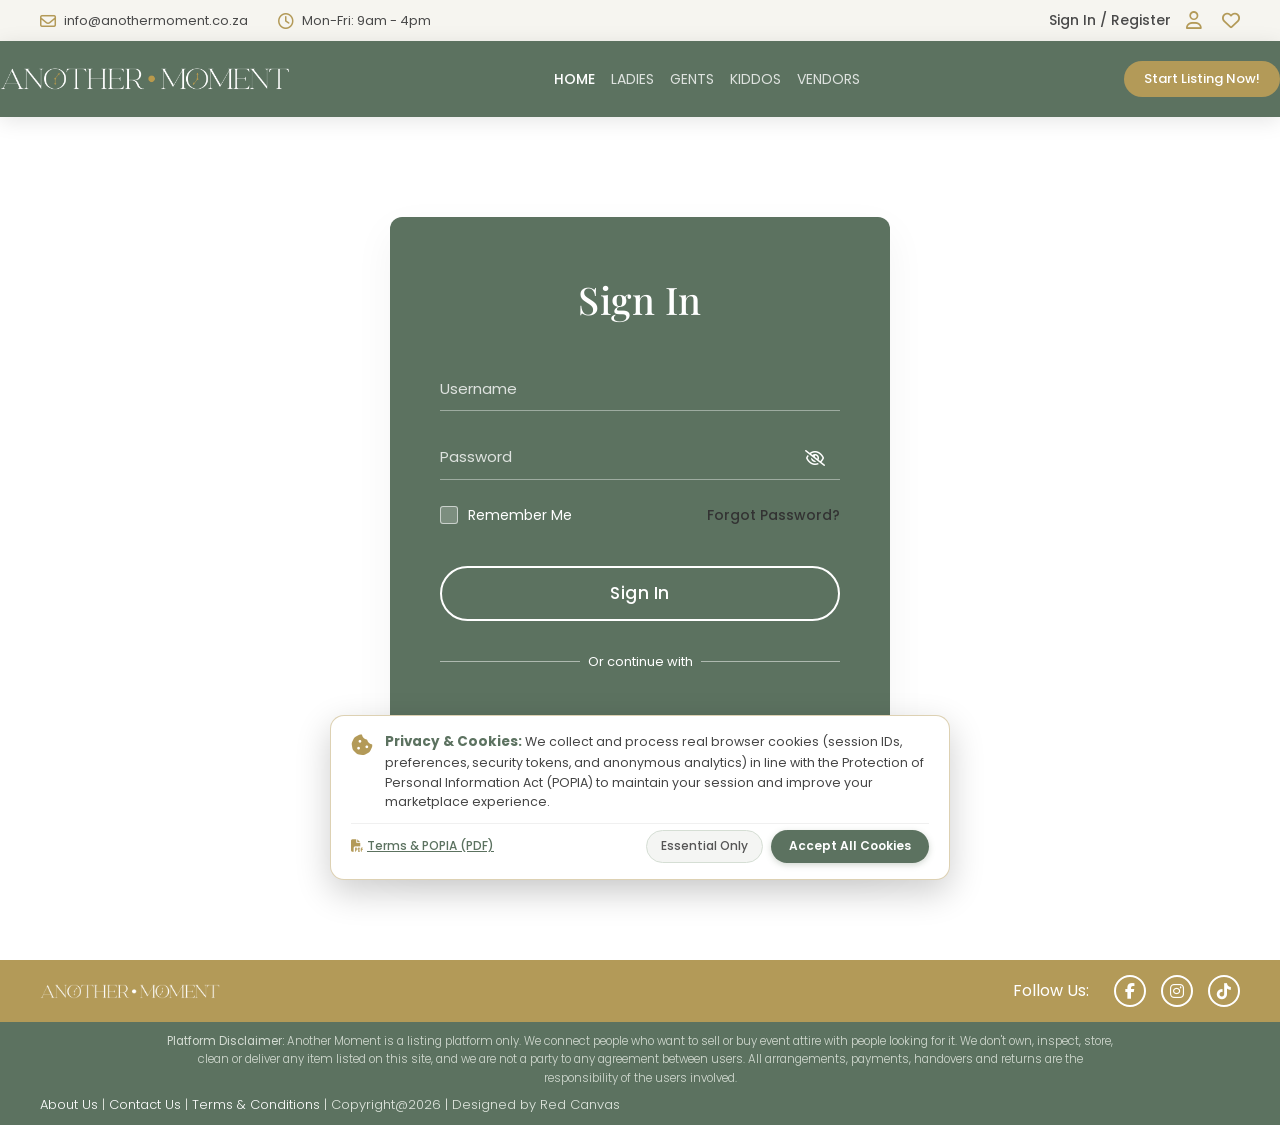
<file: login.html>
<!DOCTYPE html>
<html lang="en">

<head>
    <meta charset="UTF-8">
    <meta name="viewport" content="width=device-width, initial-scale=1.0">
    <title>Sign In - ANOTHER MOMENT</title>

    <!-- Fonts -->
    <link rel="preconnect" href="https://fonts.googleapis.com">
    <link rel="preconnect" href="https://fonts.gstatic.com" crossorigin>
    <link
        href="https://fonts.googleapis.com/css2?family=Playfair+Display:wght@400;500;600;700&family=Poppins:wght@300;400;500;600&display=swap"
        rel="stylesheet">
    <link href="https://fonts.googleapis.com/css2?family=Roboto:wght@400;500&display=swap" rel="stylesheet">

    <!-- Icons -->
    <link rel="stylesheet" href="https://cdnjs.cloudflare.com/ajax/libs/font-awesome/6.4.0/css/all.min.css">

    <!-- Bootstrap CSS -->
    <link href="https://cdn.jsdelivr.net/npm/bootstrap@5.3.3/dist/css/bootstrap.min.css" rel="stylesheet">
    <!-- Styles -->
    <link rel="stylesheet" href="style.css?v=8">
    <link rel="icon" href="images/favicon.png" type="image/png">
    
    <!-- Google Identity Services -->
    <script src="https://accounts.google.com/gsi/client" async defer></script>
</head>

<body>
    <!-- Top Bar -->
    <div class="top-bar">
        <div class="top-bar-container">
            <div class="top-bar-left">
                <div class="top-bar-item">
                    <i class="fa-regular fa-envelope"></i>
                    <span>info@anothermoment.co.za</span>
                </div>
                <div class="top-bar-item">
                    <i class="fa-regular fa-clock"></i>
                    <span>Mon-Fri: 9am - 4pm</span>
                </div>
            </div>
            <div class="top-bar-right">
                <div class="top-bar-item sign-in">
                    <a href="login.html" class="text-decoration-none text-reset"><span>Sign In / Register</span></a>
                    <i class="fa-regular fa-user"></i>
                </div>

                                <div class="top-bar-item notifications-container" id="nav-notifications-bell" style="display: none;">
                    <i class="fa-regular fa-bell notification-bell"></i>
                    <span class="notification-badge" id="nav-notifications-badge">0</span>
                    <div class="notification-dropdown" id="nav-notifications-dropdown">
                        <div class="notification-empty">Loading notifications...</div>
                    </div>
                </div>
                <div class="top-bar-item favorites" style="cursor: pointer;" title="Favorites">
                    <i class="fa-regular fa-heart"></i>
                </div>
            </div>
        </div>
    </div>

    <!-- Main Navigation -->
    <header class="header">
        <nav class="navbar navbar-expand-lg navbar-dark bg-transparent w-100 py-0">
            <div class="container-fluid header-container px-0">
                <div class="logo">
                    <a class="navbar-brand m-0 p-0" href="index.html">
                        <img src="images/svg/Another-Moment-Logo-header-2.png" alt="Another Moment" class="header-logo-img">
                    </a>
                </div>
                <button class="navbar-toggler border-0 shadow-none" type="button" data-bs-toggle="collapse"
                    data-bs-target="#navMenuContent" aria-controls="navMenuContent" aria-expanded="false"
                    aria-label="Toggle navigation">
                    <span class="navbar-toggler-icon"></span>
                </button>
                <div class="collapse navbar-collapse" id="navMenuContent">
                    <ul class="navbar-nav mx-auto mb-3 mb-lg-0 nav-menu justify-content-center gap-3 mt-4 mt-lg-0 text-center">
    <li class="nav-item"><a class="nav-link active p-0" href="index.html">Home</a></li>
    <li class="nav-item dropdown">
        <a class="nav-link dropdown-toggle p-0" href="#" id="ladiesDropdown" role="button" data-bs-toggle="dropdown" aria-expanded="false">Ladies</a>
        <ul class="dropdown-menu" aria-labelledby="ladiesDropdown">
            <li><a class="dropdown-item" href="category.html?type=white-wedding">White Wedding Dress</a></li>
            <li><a class="dropdown-item" href="category.html?type=traditional-wedding">Traditional Wedding Dress</a></li>
            <li><a class="dropdown-item" href="category.html?type=matric-dance">Matric Dance Dress</a></li>
            <li><a class="dropdown-item" href="category.html?type=evening">Evening Dress</a></li>
        </ul>
    </li>
    <li class="nav-item dropdown">
        <a class="nav-link dropdown-toggle p-0" href="#" id="gentsDropdown" role="button" data-bs-toggle="dropdown" aria-expanded="false">Gents</a>
        <ul class="dropdown-menu" aria-labelledby="gentsDropdown">
            <li><a class="dropdown-item" href="category.html?type=tuxedos">Tuxedos</a></li>
            <li><a class="dropdown-item" href="category.html?type=suits">Suits</a></li>
            <li><a class="dropdown-item" href="category.html?type=traditional-attire">Traditional Attire</a></li>
        </ul>
    </li>
    <li class="nav-item dropdown">
        <a class="nav-link dropdown-toggle p-0" href="#" id="kiddosDropdown" role="button" data-bs-toggle="dropdown" aria-expanded="false">Kiddos</a>
        <ul class="dropdown-menu" aria-labelledby="kiddosDropdown">
            <li><a class="dropdown-item" href="category.html?type=boys-formal">Boys Formal Attire</a></li>
            <li><a class="dropdown-item" href="category.html?type=boys-traditional">Boys Traditional Attire</a></li>
            <li><a class="dropdown-item" href="category.html?type=girls-formal">Girl Formal Dresses</a></li>
            <li><a class="dropdown-item" href="category.html?type=girls-traditional">Girls Traditional Dress</a></li>
        </ul>
    </li>
    <li class="nav-item"><a class="nav-link p-0" href="#">Vendors</a></li>
    
</ul>
                    <div class="header-action mt-3 mt-lg-0 mb-3 mb-lg-0 text-center">
                        <a href="register.html" class="btn-list-attire text-decoration-none d-inline-block">Start Listing Now!</a>
                    </div>
                </div>
            </div>
        </nav>
    </header>

    <!-- Sign In Flow Content -->
    <main class="auth-page">
        <div class="auth-card">
            <h2>Sign In</h2>

            <div id="loginError" class="login-error" style="display:none; background: rgba(255,59,48,0.1); border: 1px solid rgba(255,59,48,0.3); border-radius: 8px; padding: 12px; margin-bottom: 20px; color: #ff3b30; align-items: center; gap: 10px; font-size: 14px;">
                <i class="fa-solid fa-circle-exclamation"></i>
                <span id="loginErrorMsg">Invalid credentials.</span>
            </div>

            <form id="userLoginForm" class="auth-form">
                <div class="form-group">
                    <input type="text" id="loginUsername" class="form-control" placeholder="Username" required>
                </div>
                <div class="form-group" style="position: relative;">
                    <input type="password" id="loginPassword" class="form-control" placeholder="Password" style="padding-right: 40px;" required>
                    <i class="fa-regular fa-eye-slash" id="toggleLoginPassword" style="position: absolute; right: 15px; top: 50%; transform: translateY(-50%); cursor: pointer; color: #fff;" onclick="
                        const pwd = document.getElementById('loginPassword');
                        if (pwd.type === 'password') {
                            pwd.type = 'text';
                            this.classList.remove('fa-eye-slash');
                            this.classList.add('fa-eye');
                        } else {
                            pwd.type = 'password';
                            this.classList.remove('fa-eye');
                            this.classList.add('fa-eye-slash');
                        }
                    "></i>
                </div>

                <div class="auth-options">
                    <label class="checkbox-label">
                        <input type="checkbox" id="rememberMe">
                        Remember Me
                    </label>
                    <a href="#" class="forgot-pwd" onclick="alert('Please contact support at info@anothermoment.co.za to reset your password.'); return false;">Forgot Password?</a>
                </div>

                <button type="submit" id="userLoginBtn" class="auth-submit-btn text-decoration-none text-center w-100" style="display: block;">
                    <span id="loginBtnText">Sign In</span>
                    <span id="loginBtnLoader" style="display:none;"><i class="fa-solid fa-spinner fa-spin"></i>&nbsp;Authenticating...</span>
                </button>

                <!-- Social Logins -->
                <div class="mt-4 text-center text-white w-100">
                    <div class="d-flex align-items-center mb-3">
                        <hr class="flex-grow-1 border-white opacity-50">
                        <span class="px-2" style="font-size: 13px;">Or continue with</span>
                        <hr class="flex-grow-1 border-white opacity-50">
                    </div>
                    <div class="d-flex justify-content-center">
                        <div id="googleSignInBtn" style="height: 45px; display: flex; align-items: center; justify-content: center;"></div>
                    </div>
                </div>

                <p class="mt-4 text-center text-white" style="font-size: 14px;">Don't have an account? <a
                        href="register.html" class="text-white fw-bold">Register</a></p>
            </form>
        </div>
    </main>



    <!-- Footer -->
    <footer class="footer">
        <div class="footer-top">
            <div class="footer-top-container">
                <div class="footer-logo"><img src="images/svg/another-moment-logo-white.png" alt="Another Moment" class="footer-logo-img"></div>
                <div class="footer-socials">
                    <span class="follow-text">Follow Us:</span>
                    <a href="https://www.facebook.com/search/top?q=Another%20Moment%20-%20Events%20Attire%20Marketplace" target="_blank" class="social-icon"><i class="fa-brands fa-facebook-f"></i></a>
                    <a href="https://www.instagram.com/anothermoment_attire/" target="_blank" class="social-icon"><i class="fa-brands fa-instagram"></i></a>
                    <a href="https://www.tiktok.com/@anothermoment_attire" target="_blank" class="social-icon"><i class="fa-brands fa-tiktok"></i></a>
                </div>
            </div>
        </div>
        <div class="footer-bottom">
            <div class="footer-bottom-container">
                <p><a href="about.html" style="color: white; text-decoration: none;">About Us</a> | <a href="contact.html" style="color: white; text-decoration: none;">Contact Us</a> | <a href="Another_Moment_Terms_and_Conditions.pdf" target="_blank" style="color: white; text-decoration: none;">Terms &amp; Conditions</a> | Copyright@2026 | Designed by Red Canvas</p>
            </div>
        </div>
    </footer>

    <!-- Bootstrap JS Bundle -->
    <script src="https://cdn.jsdelivr.net/npm/bootstrap@5.3.3/dist/js/bootstrap.bundle.min.js"></script>
    <script src="frontend-api.js?v=19"></script>
    
    <script>
        function handleGoogleCredentialResponse(response) {
            const token = response.credential;
            const btnLoader = document.getElementById('loginBtnLoader');
            const btnText = document.getElementById('loginBtnText');
            const errorDiv = document.getElementById('loginError');
            
            if (btnLoader) btnLoader.style.display = 'inline-block';
            if (btnText) btnText.style.display = 'none';
            if (errorDiv) errorDiv.style.display = 'none';

            fetch(API_BASE_URL + '/users/google-login', {
                method: 'POST',
                headers: {
                    'Content-Type': 'application/json'
                },
                body: JSON.stringify({ token: token })
            })
            .then(res => res.json().then(data => ({ status: res.status, body: data })))
            .then(res => {
                if (res.status === 200 || res.status === 201) {
                    localStorage.setItem('treasured_user', JSON.stringify(res.body));
                    localStorage.setItem('treasured_last_activity', Date.now().toString());
                    if (typeof collectRealCookies === 'function') collectRealCookies();
                    window.location.href = 'dashboard.html';
                } else {
                    if (errorDiv) {
                        document.getElementById('loginErrorMsg').textContent = res.body.error || 'Google login failed';
                        errorDiv.style.display = 'flex';
                    } else {
                        alert(res.body.error || 'Google login failed');
                    }
                    if (btnLoader) btnLoader.style.display = 'none';
                    if (btnText) btnText.style.display = 'inline-block';
                }
            })
            .catch(err => {
                console.error('Error during Google login:', err);
                if (errorDiv) {
                    document.getElementById('loginErrorMsg').textContent = 'A network error occurred. Please try again.';
                    errorDiv.style.display = 'flex';
                }
                if (btnLoader) btnLoader.style.display = 'none';
                if (btnText) btnText.style.display = 'inline-block';
            });
        }

        window.onload = function () {
            // Replace 'YOUR_GOOGLE_CLIENT_ID_HERE' with your actual Google Client ID
            google.accounts.id.initialize({
                client_id: '232987406821-ju38b8tmgftdgg90ufpiflqr8pqif9qt.apps.googleusercontent.com',
                callback: handleGoogleCredentialResponse
            });
            google.accounts.id.renderButton(
                document.getElementById("googleSignInBtn"),
                { type: "icon", shape: "circle", size: "large" }
            );
        };
    </script>
</body>

</html>
</file>
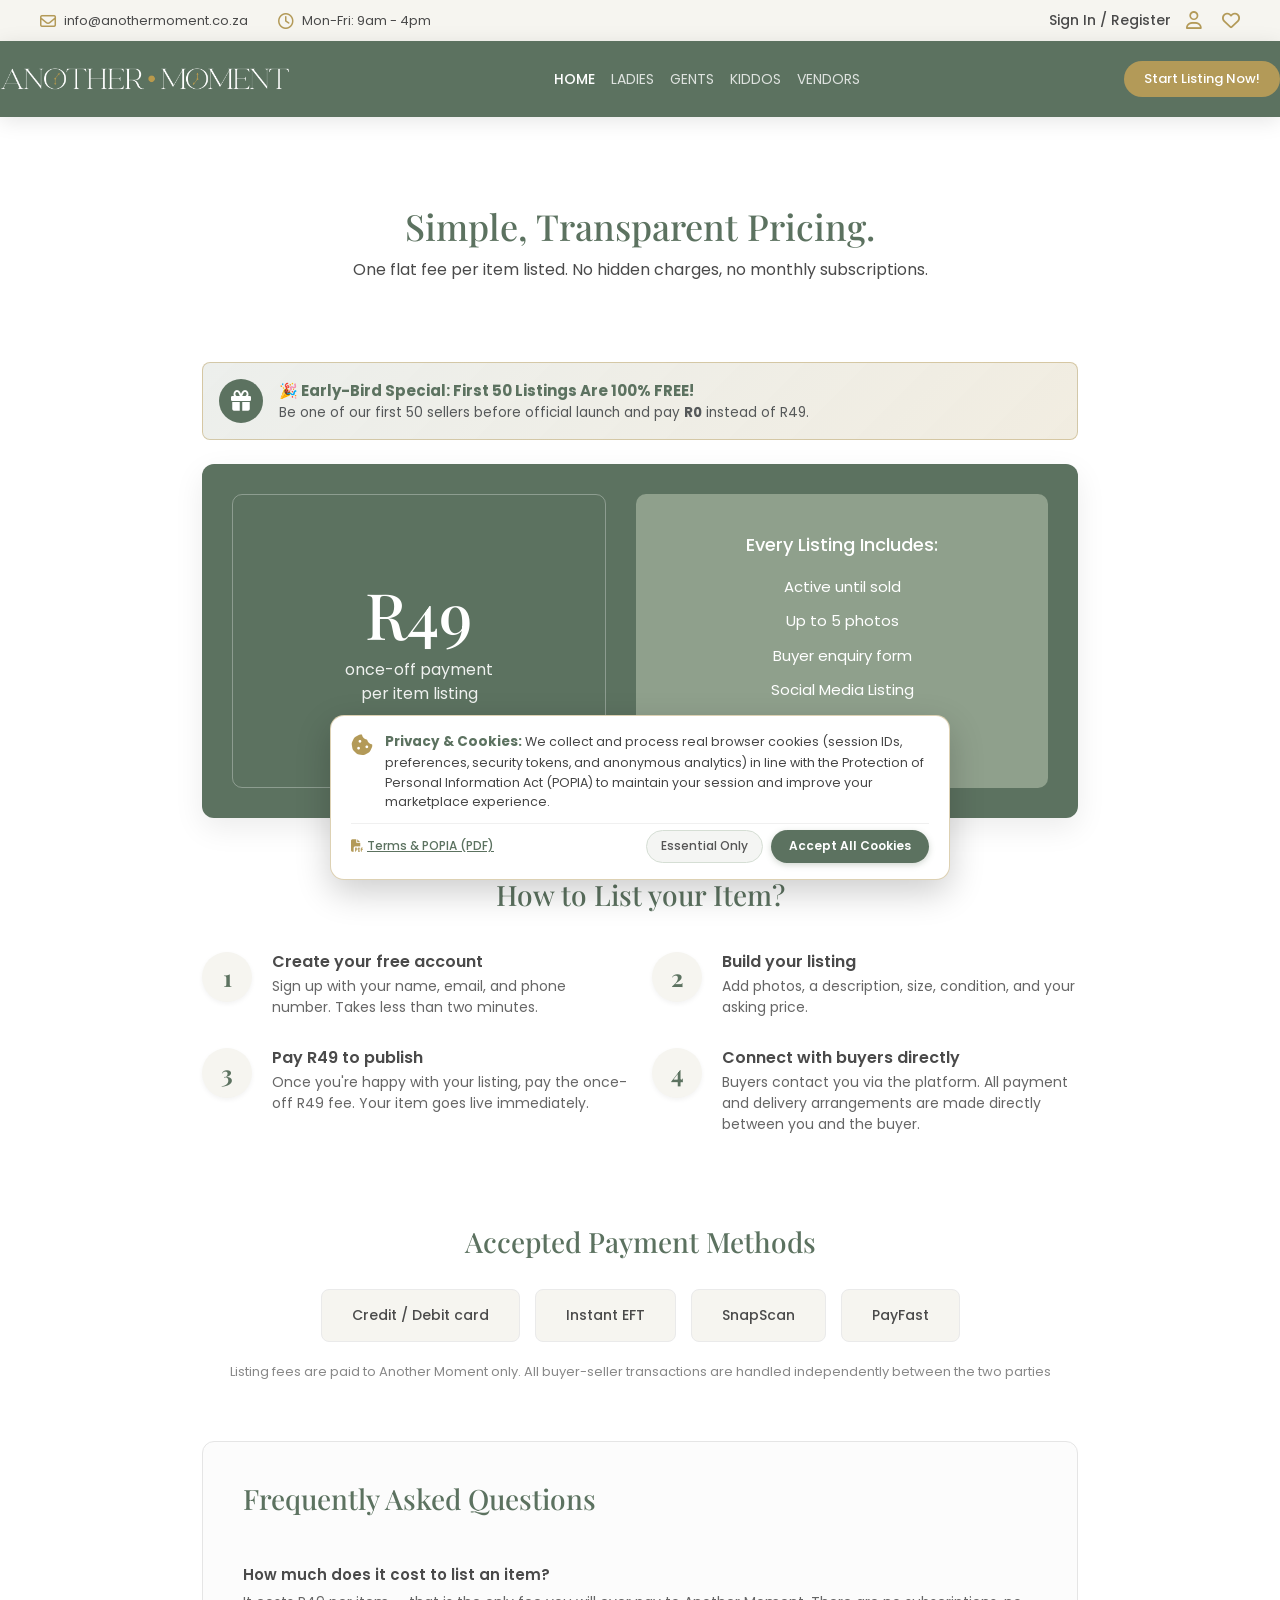
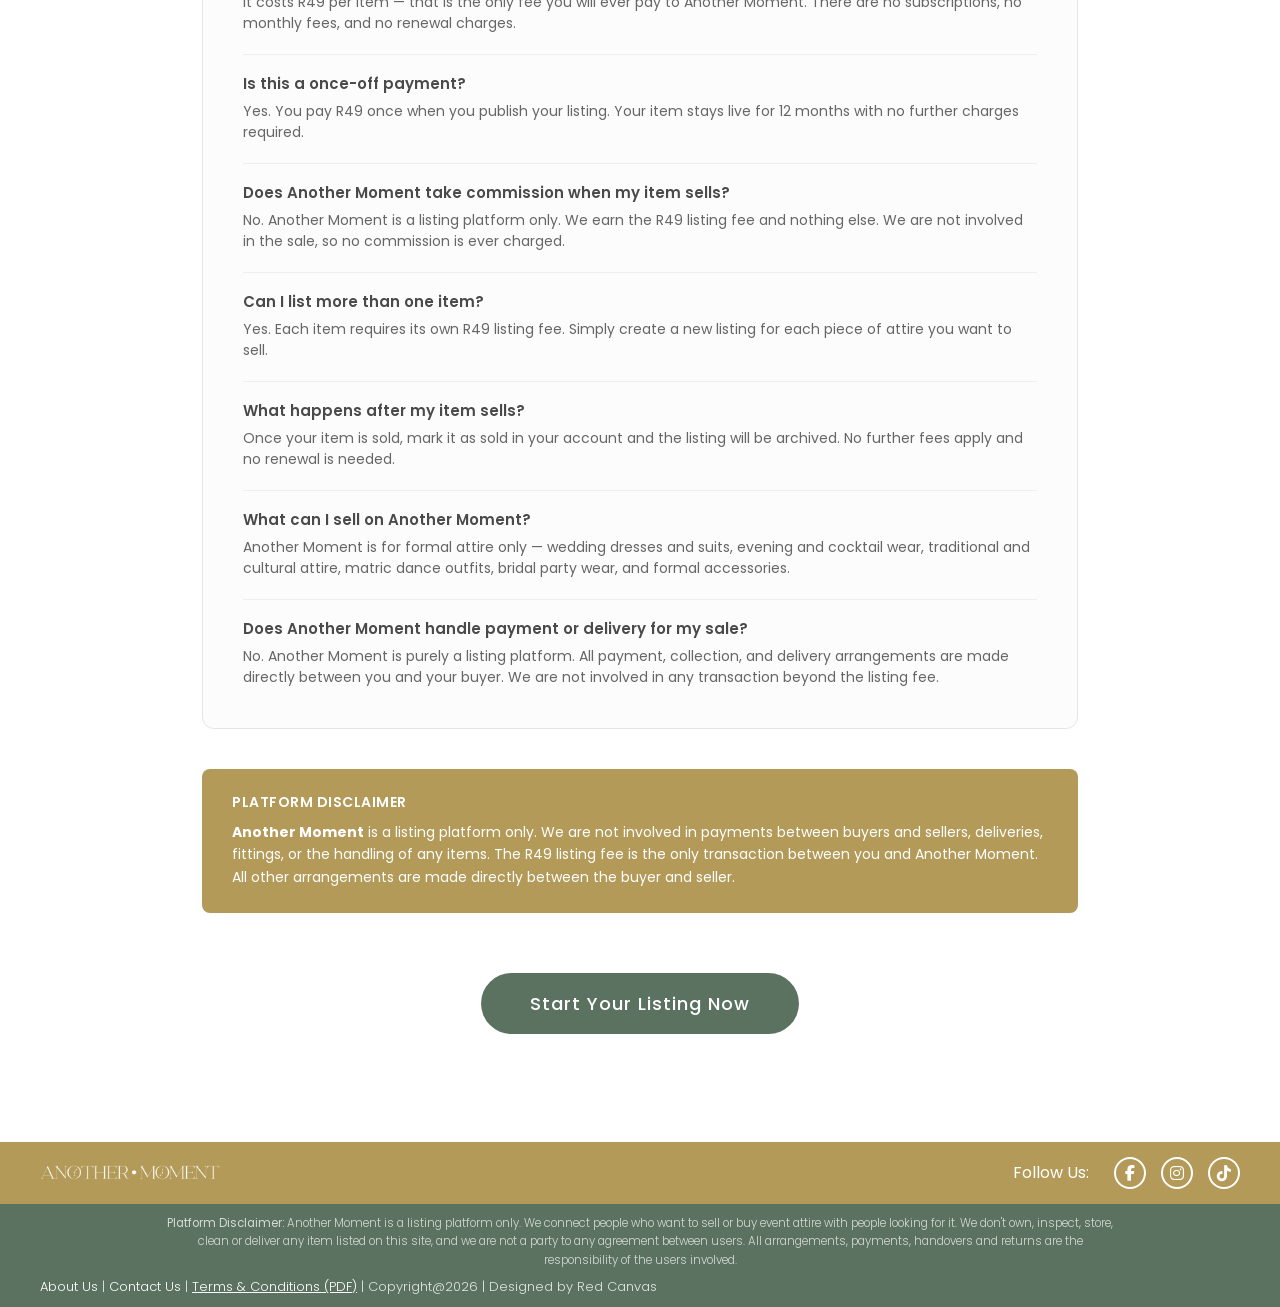
<file: pricing.html>
<!DOCTYPE html>
<html lang="en">

<head>
    <meta charset="UTF-8">
    <meta name="viewport" content="width=device-width, initial-scale=1.0">
    <title>Pricing & Requirements - Another Moment</title>

    <!-- Fonts -->
    <link rel="preconnect" href="https://fonts.googleapis.com">
    <link rel="preconnect" href="https://fonts.gstatic.com" crossorigin>
    <link href="https://fonts.googleapis.com/css2?family=Playfair+Display:wght@400;500;600;700&family=Poppins:wght@300;400;500;600&display=swap" rel="stylesheet">

    <!-- Icons -->
    <link rel="stylesheet" href="https://cdnjs.cloudflare.com/ajax/libs/font-awesome/6.4.0/css/all.min.css">

    <!-- Bootstrap CSS -->
    <link href="https://cdn.jsdelivr.net/npm/bootstrap@5.3.3/dist/css/bootstrap.min.css" rel="stylesheet">
    <!-- Styles -->
    <link rel="stylesheet" href="style.css?v=8">
    
    <style>
        .pricing-hero {
            padding: 40px 0;
            text-align: center;
        }
        .pricing-hero h1 {
            font-size: 36px;
            color: var(--sage-green);
            margin-bottom: 10px;
        }
        .pricing-hero p {
            color: var(--dark-grey);
            font-size: 16px;
            margin-bottom: 40px;
        }
        .pricing-box {
            background-color: var(--sage-green);
            border-radius: 12px;
            padding: 30px;
            display: flex;
            gap: 30px;
            margin-bottom: 60px;
            box-shadow: 0 10px 30px rgba(0,0,0,0.08);
        }
        .pricing-left {
            flex: 1;
            border: 1px solid rgba(255,255,255,0.3);
            border-radius: 10px;
            display: flex;
            flex-direction: column;
            align-items: center;
            justify-content: center;
            padding: 40px 20px;
            color: white;
            text-align: center;
        }
        .pricing-left h2 {
            font-size: 64px;
            margin-bottom: 5px;
            font-family: 'Playfair Display', serif;
        }
        .pricing-left p {
            font-size: 16px;
            margin: 0;
            opacity: 0.9;
        }
        .pricing-right {
            flex: 1;
            background-color: #8fa08c; /* Lighter sage */
            border-radius: 10px;
            padding: 40px;
            color: white;
            display: flex;
            flex-direction: column;
            justify-content: center;
        }
        .pricing-right h4 {
            font-family: 'Poppins', sans-serif;
            font-weight: 500;
            font-size: 18px;
            margin-bottom: 20px;
            text-align: center;
        }
        .pricing-right ul {
            list-style: none;
            padding: 0;
            margin: 0;
            text-align: center;
        }
        .pricing-right ul li {
            margin-bottom: 12px;
            font-size: 15px;
        }
        
        .steps-section {
            margin-bottom: 60px;
        }
        .steps-section h2 {
            text-align: center;
            color: var(--sage-green);
            margin-bottom: 40px;
            font-size: 28px;
        }
        .step-item {
            display: flex;
            gap: 20px;
            margin-bottom: 30px;
        }
        .step-number {
            width: 50px;
            height: 50px;
            border-radius: 50%;
            background-color: var(--cream);
            color: var(--sage-green);
            display: flex;
            align-items: center;
            justify-content: center;
            font-size: 24px;
            font-family: 'Playfair Display', serif;
            font-weight: bold;
            flex-shrink: 0;
            box-shadow: 0 2px 5px rgba(0,0,0,0.05);
        }
        .step-text h4 {
            font-size: 16px;
            font-weight: 600;
            color: var(--dark-grey);
            margin-bottom: 5px;
        }
        .step-text p {
            font-size: 14px;
            color: #666;
            margin: 0;
        }
        
        .payment-methods {
            text-align: center;
            margin-bottom: 60px;
        }
        .payment-methods h2 {
            color: var(--sage-green);
            margin-bottom: 30px;
            font-size: 28px;
        }
        .payment-badges {
            display: flex;
            justify-content: center;
            gap: 15px;
            flex-wrap: wrap;
            margin-bottom: 20px;
        }
        .payment-badge {
            background-color: var(--cream);
            padding: 15px 30px;
            border-radius: 8px;
            color: var(--dark-grey);
            font-size: 14px;
            font-weight: 500;
            border: 1px solid #eaeaea;
        }
        .payment-methods > p {
            font-size: 13px;
            color: #888;
        }
        
        .faq-section {
            border: 1px solid #e5e5e5;
            border-radius: 12px;
            padding: 40px;
            margin-bottom: 40px;
            background-color: #fcfcfc;
        }
        .faq-section h2 {
            color: var(--sage-green);
            margin-bottom: 30px;
            font-size: 28px;
        }
        .faq-item {
            border-bottom: 1px solid #eee;
            padding: 20px 0;
        }
        .faq-item:last-child {
            border-bottom: none;
            padding-bottom: 0;
        }
        .faq-item h5 {
            font-size: 15px;
            font-weight: 600;
            color: var(--dark-grey);
            margin-bottom: 8px;
        }
        .faq-item p {
            font-size: 14px;
            color: #666;
            margin: 0;
        }
        
        .disclaimer-box {
            background-color: var(--gold);
            border-radius: 8px;
            padding: 25px 30px;
            color: white;
            margin-bottom: 60px;
        }
        .disclaimer-box h5 {
            font-size: 14px;
            font-weight: 600;
            margin-bottom: 10px;
            text-transform: uppercase;
            letter-spacing: 0.5px;
        }
        .disclaimer-box p {
            font-size: 14px;
            margin: 0;
            line-height: 1.6;
        }
        
        .cta-container {
            text-align: center;
            margin-bottom: 60px;
        }
        
        @media (max-width: 768px) {
            .pricing-box {
                flex-direction: column;
            }
        }
    </style>
    <link rel="icon" href="images/favicon.png" type="image/png">
</head>

<body>
    <!-- Top Bar -->
    <div class="top-bar">
        <div class="top-bar-container">
            <div class="top-bar-left">
                <div class="top-bar-item">
                    <i class="fa-regular fa-envelope"></i>
                    <span>info@anothermoment.co.za</span>
                </div>
                <div class="top-bar-item">
                    <i class="fa-regular fa-clock"></i>
                    <span>Mon-Fri: 9am - 4pm</span>
                </div>
            </div>
            <div class="top-bar-right">
                <div class="top-bar-item sign-in">
                    <a href="login.html" class="text-decoration-none text-reset"><span>Sign In / Register</span></a>
                    <i class="fa-regular fa-user"></i>
                </div>
                                <div class="top-bar-item notifications-container" id="nav-notifications-bell" style="display: none;">
                    <i class="fa-regular fa-bell notification-bell"></i>
                    <span class="notification-badge" id="nav-notifications-badge">0</span>
                    <div class="notification-dropdown" id="nav-notifications-dropdown">
                        <div class="notification-empty">Loading notifications...</div>
                    </div>
                </div>
                <div class="top-bar-item favorites" style="cursor: pointer;" title="Favorites">
                    <a href="favorites.html" class="text-decoration-none text-reset"><i class="fa-regular fa-heart"></i></a>
                </div>
            </div>
        </div>
    </div>

    <!-- Main Navigation -->
    <header class="header">
        <nav class="navbar navbar-expand-lg navbar-dark bg-transparent w-100 py-0">
            <div class="container-fluid header-container px-0">
                <div class="logo">
                    <a class="navbar-brand m-0 p-0" href="index.html">
                        <img src="images/svg/Another-Moment-Logo-header-2.png" alt="Another Moment" class="header-logo-img">
                    </a>
                </div>
                <button class="navbar-toggler border-0 shadow-none" type="button" data-bs-toggle="collapse"
                    data-bs-target="#navMenuContent" aria-controls="navMenuContent" aria-expanded="false"
                    aria-label="Toggle navigation">
                    <span class="navbar-toggler-icon"></span>
                </button>
                <div class="collapse navbar-collapse" id="navMenuContent">
                    <ul class="navbar-nav mx-auto mb-3 mb-lg-0 nav-menu justify-content-center gap-3 mt-4 mt-lg-0 text-center">
    <li class="nav-item"><a class="nav-link active p-0" href="index.html">Home</a></li>
    <li class="nav-item dropdown">
        <a class="nav-link dropdown-toggle p-0" href="#" id="ladiesDropdown" role="button" data-bs-toggle="dropdown" aria-expanded="false">Ladies</a>
        <ul class="dropdown-menu" aria-labelledby="ladiesDropdown">
            <li><a class="dropdown-item" href="category.html?type=white-wedding">White Wedding Dress</a></li>
            <li><a class="dropdown-item" href="category.html?type=traditional-wedding">Traditional Wedding Dress</a></li>
            <li><a class="dropdown-item" href="category.html?type=matric-dance">Matric Dance Dress</a></li>
            <li><a class="dropdown-item" href="category.html?type=evening">Evening Dress</a></li>
        </ul>
    </li>
    <li class="nav-item dropdown">
        <a class="nav-link dropdown-toggle p-0" href="#" id="gentsDropdown" role="button" data-bs-toggle="dropdown" aria-expanded="false">Gents</a>
        <ul class="dropdown-menu" aria-labelledby="gentsDropdown">
            <li><a class="dropdown-item" href="category.html?type=tuxedos">Tuxedos</a></li>
            <li><a class="dropdown-item" href="category.html?type=suits">Suits</a></li>
            <li><a class="dropdown-item" href="category.html?type=traditional-attire">Traditional Attire</a></li>
        </ul>
    </li>
    <li class="nav-item dropdown">
        <a class="nav-link dropdown-toggle p-0" href="#" id="kiddosDropdown" role="button" data-bs-toggle="dropdown" aria-expanded="false">Kiddos</a>
        <ul class="dropdown-menu" aria-labelledby="kiddosDropdown">
            <li><a class="dropdown-item" href="category.html?type=boys-formal">Boys Formal Attire</a></li>
            <li><a class="dropdown-item" href="category.html?type=boys-traditional">Boys Traditional Attire</a></li>
            <li><a class="dropdown-item" href="category.html?type=girls-formal">Girl Formal Dresses</a></li>
            <li><a class="dropdown-item" href="category.html?type=girls-traditional">Girls Traditional Dress</a></li>
        </ul>
    </li>
    <li class="nav-item"><a class="nav-link p-0" href="#">Vendors</a></li>
    
</ul>
                    <div class="header-action mt-3 mt-lg-0 mb-3 mb-lg-0 text-center">
                        <a href="register.html" class="btn-list-attire text-decoration-none d-inline-block">Start Listing Now!</a>
                    </div>
                </div>
            </div>
        </nav>
    </header>

    <main class="container py-5" style="max-width: 900px;">
        <div class="pricing-hero">
            <h1>Simple, Transparent Pricing.</h1>
            <p>One flat fee per item listed. No hidden charges, no monthly subscriptions.</p>
        </div>

        <!-- Early-Bird 50 Free Notice -->
        <div class="p-3 mb-4 rounded-3 d-flex align-items-center gap-3" style="background: linear-gradient(135deg, rgba(103,123,100,0.12), rgba(179,154,88,0.18)); border: 1.5px solid rgba(179,154,88,0.45); max-width: 900px; margin: 0 auto 30px auto;">
            <div style="width: 44px; height: 44px; border-radius: 50%; background: var(--sage-green); color: #fff; display: flex; align-items: center; justify-content: center; font-size: 20px; flex-shrink: 0;">
                <i class="fa-solid fa-gift"></i>
            </div>
            <div>
                <strong style="color: var(--sage-green); font-size: 15px;">🎉 Early-Bird Special: First 50 Listings Are 100% FREE!</strong>
                <p class="mb-0 text-muted" style="font-size: 13.5px; line-height: 1.45;">
                    Be one of our first 50 sellers before official launch and pay <strong>R0</strong> instead of R49.
                </p>
            </div>
        </div>
        
        <div class="pricing-box">
            <div class="pricing-left">
                <h2>R49</h2>
                <p>once-off payment<br>per item listing</p>
            </div>
            <div class="pricing-right">
                <h4>Every Listing Includes:</h4>
                <ul>
                    <li>Active until sold</li>
                    <li>Up to 5 photos</li>
                    <li>Buyer enquiry form</li>
                    <li>Social Media Listing</li>
                    <li>Fraud Detection</li>
                </ul>
            </div>
        </div>
        
        <div class="steps-section">
            <h2>How to List your Item?</h2>
            <div class="row">
                <div class="col-md-6">
                    <div class="step-item">
                        <div class="step-number">1</div>
                        <div class="step-text">
                            <h4>Create your free account</h4>
                            <p>Sign up with your name, email, and phone number. Takes less than two minutes.</p>
                        </div>
                    </div>
                    <div class="step-item">
                        <div class="step-number">3</div>
                        <div class="step-text">
                            <h4>Pay R49 to publish</h4>
                            <p>Once you're happy with your listing, pay the once-off R49 fee. Your item goes live immediately.</p>
                        </div>
                    </div>
                </div>
                <div class="col-md-6">
                    <div class="step-item">
                        <div class="step-number">2</div>
                        <div class="step-text">
                            <h4>Build your listing</h4>
                            <p>Add photos, a description, size, condition, and your asking price.</p>
                        </div>
                    </div>
                    <div class="step-item">
                        <div class="step-number">4</div>
                        <div class="step-text">
                            <h4>Connect with buyers directly</h4>
                            <p>Buyers contact you via the platform. All payment and delivery arrangements are made directly between you and the buyer.</p>
                        </div>
                    </div>
                </div>
            </div>
        </div>
        
        <div class="payment-methods">
            <h2>Accepted Payment Methods</h2>
            <div class="payment-badges">
                <div class="payment-badge">Credit / Debit card</div>
                <div class="payment-badge">Instant EFT</div>
                <div class="payment-badge">SnapScan</div>
                <div class="payment-badge">PayFast</div>
            </div>
            <p>Listing fees are paid to Another Moment only. All buyer-seller transactions are handled independently between the two parties</p>
        </div>
        
        <div class="faq-section">
            <h2>Frequently Asked Questions</h2>
            
            <div class="faq-item">
                <h5>How much does it cost to list an item?</h5>
                <p>It costs R49 per item — that is the only fee you will ever pay to Another Moment. There are no subscriptions, no monthly fees, and no renewal charges.</p>
            </div>
            
            <div class="faq-item">
                <h5>Is this a once-off payment?</h5>
                <p>Yes. You pay R49 once when you publish your listing. Your item stays live for 12 months with no further charges required.</p>
            </div>
            
            <div class="faq-item">
                <h5>Does Another Moment take commission when my item sells?</h5>
                <p>No. Another Moment is a listing platform only. We earn the R49 listing fee and nothing else. We are not involved in the sale, so no commission is ever charged.</p>
            </div>
            
            <div class="faq-item">
                <h5>Can I list more than one item?</h5>
                <p>Yes. Each item requires its own R49 listing fee. Simply create a new listing for each piece of attire you want to sell.</p>
            </div>
            
            <div class="faq-item">
                <h5>What happens after my item sells?</h5>
                <p>Once your item is sold, mark it as sold in your account and the listing will be archived. No further fees apply and no renewal is needed.</p>
            </div>
            
            <div class="faq-item">
                <h5>What can I sell on Another Moment?</h5>
                <p>Another Moment is for formal attire only — wedding dresses and suits, evening and cocktail wear, traditional and cultural attire, matric dance outfits, bridal party wear, and formal accessories.</p>
            </div>
            
            <div class="faq-item">
                <h5>Does Another Moment handle payment or delivery for my sale?</h5>
                <p>No. Another Moment is purely a listing platform. All payment, collection, and delivery arrangements are made directly between you and your buyer. We are not involved in any transaction beyond the listing fee.</p>
            </div>
        </div>
        
        <div class="disclaimer-box">
            <h5>Platform disclaimer</h5>
            <p><strong>Another Moment</strong> is a listing platform only. We are not involved in payments between buyers and sellers, deliveries, fittings, or the handling of any items. The R49 listing fee is the only transaction between you and Another Moment. All other arrangements are made directly between the buyer and seller.</p>
        </div>
        
        <div class="cta-container">
            <a href="list-attire.html" class="btn text-white px-5 py-3 rounded-pill" style="background-color: var(--sage-green); font-weight: 500; font-size: 18px; letter-spacing: 1px;">Start Your Listing Now</a>
        </div>
    </main>

    <!-- Footer -->
    <footer class="footer">
        <div class="footer-top">
            <div class="footer-top-container">
                <div class="footer-logo"><img src="images/svg/another-moment-logo-white.png" alt="Another Moment" class="footer-logo-img"></div>
                <div class="footer-socials">
                    <span class="follow-text">Follow Us:</span>
                    <a href="https://www.facebook.com/search/top?q=Another%20Moment%20-%20Events%20Attire%20Marketplace" target="_blank" class="social-icon"><i class="fa-brands fa-facebook-f"></i></a>
                    <a href="https://www.instagram.com/anothermoment_attire/" target="_blank" class="social-icon"><i class="fa-brands fa-instagram"></i></a>
                    <a href="https://www.tiktok.com/@anothermoment_attire" target="_blank" class="social-icon"><i class="fa-brands fa-tiktok"></i></a>
                </div>
            </div>
        </div>
        <div class="footer-bottom">
            <div class="footer-bottom-container">
                <p><a href="about.html" style="color: white; text-decoration: none;">About Us</a> | <a href="contact.html" style="color: white; text-decoration: none;">Contact Us</a> | Terms & Conditions | Copyright@2026 | Designed by Red Canvas</p>
            </div>
        </div>
    </footer>

    <!-- Bootstrap JS Bundle -->
    <script src="https://cdn.jsdelivr.net/npm/bootstrap@5.3.3/dist/js/bootstrap.bundle.min.js"></script>
    <script src="frontend-api.js?v=20"></script>
</body>
</html>
</file>
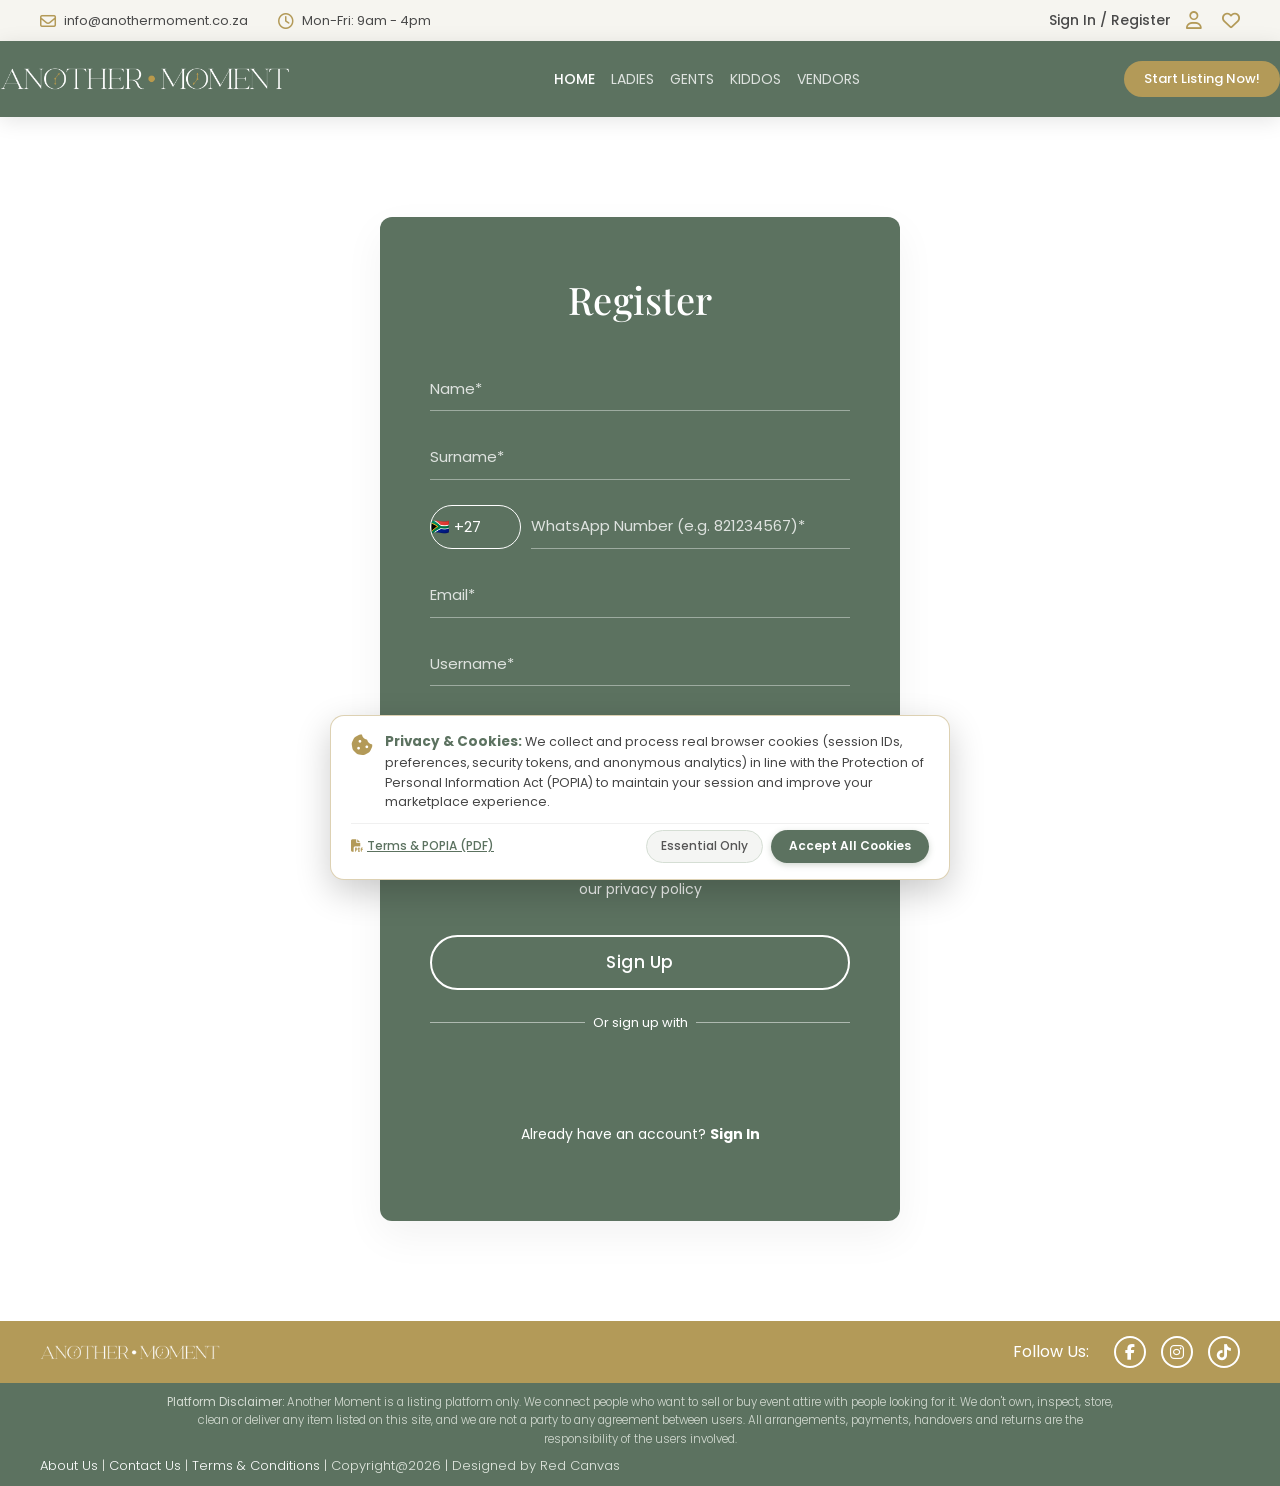
<file: register.html>
<!DOCTYPE html>
<html lang="en">

<head>
    <meta charset="UTF-8">
    <meta name="viewport" content="width=device-width, initial-scale=1.0">
    <title>Register - ANOTHER MOMENT</title>

    <!-- Fonts -->
    <link rel="preconnect" href="https://fonts.googleapis.com">
    <link rel="preconnect" href="https://fonts.gstatic.com" crossorigin>
    <link
        href="https://fonts.googleapis.com/css2?family=Playfair+Display:wght@400;500;600;700&family=Poppins:wght@300;400;500;600&display=swap"
        rel="stylesheet">
    <link href="https://fonts.googleapis.com/css2?family=Roboto:wght@400;500&display=swap" rel="stylesheet">

    <!-- Icons -->
    <link rel="stylesheet" href="https://cdnjs.cloudflare.com/ajax/libs/font-awesome/6.4.0/css/all.min.css">

    <!-- Bootstrap CSS -->
    <link href="https://cdn.jsdelivr.net/npm/bootstrap@5.3.3/dist/css/bootstrap.min.css" rel="stylesheet">
    <!-- Styles -->
    <link rel="stylesheet" href="style.css?v=8">
    <link rel="icon" href="images/favicon.png" type="image/png">
    
    <!-- Google Identity Services -->
    <script src="https://accounts.google.com/gsi/client" async defer></script>
</head>

<body>
    <!-- Top Bar -->
    <div class="top-bar">
        <div class="top-bar-container">
            <div class="top-bar-left">
                <div class="top-bar-item">
                    <i class="fa-regular fa-envelope"></i>
                    <span>info@anothermoment.co.za</span>
                </div>
                <div class="top-bar-item">
                    <i class="fa-regular fa-clock"></i>
                    <span>Mon-Fri: 9am - 4pm</span>
                </div>
            </div>
            <div class="top-bar-right">
                <div class="top-bar-item sign-in">
                    <a href="login.html" class="text-decoration-none text-reset"><span>Sign In / Register</span></a>
                    <i class="fa-regular fa-user"></i>
                </div>

                                <div class="top-bar-item notifications-container" id="nav-notifications-bell" style="display: none;">
                    <i class="fa-regular fa-bell notification-bell"></i>
                    <span class="notification-badge" id="nav-notifications-badge">0</span>
                    <div class="notification-dropdown" id="nav-notifications-dropdown">
                        <div class="notification-empty">Loading notifications...</div>
                    </div>
                </div>
                <div class="top-bar-item favorites" style="cursor: pointer;" title="Favorites">
                    <i class="fa-regular fa-heart"></i>
                </div>
            </div>
        </div>
    </div>

    <!-- Main Navigation -->
    <header class="header">
        <nav class="navbar navbar-expand-lg navbar-dark bg-transparent w-100 py-0">
            <div class="container-fluid header-container px-0">
                <div class="logo">
                    <a class="navbar-brand m-0 p-0" href="index.html">
                        <img src="images/svg/Another-Moment-Logo-header-2.png" alt="Another Moment" class="header-logo-img">
                    </a>
                </div>
                <button class="navbar-toggler border-0 shadow-none" type="button" data-bs-toggle="collapse"
                    data-bs-target="#navMenuContent" aria-controls="navMenuContent" aria-expanded="false"
                    aria-label="Toggle navigation">
                    <span class="navbar-toggler-icon"></span>
                </button>
                <div class="collapse navbar-collapse" id="navMenuContent">
                    <ul class="navbar-nav mx-auto mb-3 mb-lg-0 nav-menu justify-content-center gap-3 mt-4 mt-lg-0 text-center">
    <li class="nav-item"><a class="nav-link active p-0" href="index.html">Home</a></li>
    <li class="nav-item dropdown">
        <a class="nav-link dropdown-toggle p-0" href="#" id="ladiesDropdown" role="button" data-bs-toggle="dropdown" aria-expanded="false">Ladies</a>
        <ul class="dropdown-menu" aria-labelledby="ladiesDropdown">
            <li><a class="dropdown-item" href="category.html?type=white-wedding">White Wedding Dress</a></li>
            <li><a class="dropdown-item" href="category.html?type=traditional-wedding">Traditional Wedding Dress</a></li>
            <li><a class="dropdown-item" href="category.html?type=matric-dance">Matric Dance Dress</a></li>
            <li><a class="dropdown-item" href="category.html?type=evening">Evening Dress</a></li>
        </ul>
    </li>
    <li class="nav-item dropdown">
        <a class="nav-link dropdown-toggle p-0" href="#" id="gentsDropdown" role="button" data-bs-toggle="dropdown" aria-expanded="false">Gents</a>
        <ul class="dropdown-menu" aria-labelledby="gentsDropdown">
            <li><a class="dropdown-item" href="category.html?type=tuxedos">Tuxedos</a></li>
            <li><a class="dropdown-item" href="category.html?type=suits">Suits</a></li>
            <li><a class="dropdown-item" href="category.html?type=traditional-attire">Traditional Attire</a></li>
        </ul>
    </li>
    <li class="nav-item dropdown">
        <a class="nav-link dropdown-toggle p-0" href="#" id="kiddosDropdown" role="button" data-bs-toggle="dropdown" aria-expanded="false">Kiddos</a>
        <ul class="dropdown-menu" aria-labelledby="kiddosDropdown">
            <li><a class="dropdown-item" href="category.html?type=boys-formal">Boys Formal Attire</a></li>
            <li><a class="dropdown-item" href="category.html?type=boys-traditional">Boys Traditional Attire</a></li>
            <li><a class="dropdown-item" href="category.html?type=girls-formal">Girl Formal Dresses</a></li>
            <li><a class="dropdown-item" href="category.html?type=girls-traditional">Girls Traditional Dress</a></li>
        </ul>
    </li>
    <li class="nav-item"><a class="nav-link p-0" href="#">Vendors</a></li>
    
</ul>
                    <div class="header-action mt-3 mt-lg-0 mb-3 mb-lg-0 text-center">
                        <a href="register.html" class="btn-list-attire text-decoration-none d-inline-block">Start Listing Now!</a>
                    </div>
                </div>
            </div>
        </nav>
    </header>

    <!-- Register Flow Content -->
    <main class="auth-page">
        <div class="auth-card register-card">
            <h2>Register</h2>
            
            <div id="registerError" class="login-error" style="display:none; background: rgba(255,59,48,0.1); border: 1px solid rgba(255,59,48,0.3); border-radius: 8px; padding: 12px; margin-bottom: 20px; color: #ff3b30; align-items: center; gap: 10px; font-size: 14px;">
                <i class="fa-solid fa-circle-exclamation"></i>
                <span id="registerErrorMsg">Please check your inputs.</span>
            </div>

            <form id="userRegisterForm" class="auth-form">
                <div class="form-group">
                    <input type="text" id="regName" class="form-control" placeholder="Name*" required>
                </div>
                <div class="form-group">
                    <input type="text" id="regSurname" class="form-control" placeholder="Surname*" required>
                </div>
                <div class="form-group" style="display:flex; gap:10px;">
                    <select id="regCountryCode" class="form-control" style="width:120px; border-radius:30px; background-color:transparent; color:#fff; border:1px solid #fff;" required>
                        <option style="color:#000" value="+27">🇿🇦 +27</option>
                        <option style="color:#000" value="+1">🇺🇸 +1</option>
                        <option style="color:#000" value="+44">🇬🇧 +44</option>
                        <option style="color:#000" value="+264">🇳🇦 +264</option>
                        <option style="color:#000" value="+267">🇧🇼 +267</option>
                        <option style="color:#000" value="+268">🇸🇿 +268</option>
                        <option style="color:#000" value="+266">🇱🇸 +266</option>
                        <option style="color:#000" value="+258">🇲🇿 +258</option>
                        <option style="color:#000" value="+263">🇿🇼 +263</option>
                        <option style="color:#000" value="+971">🇦🇪 +971</option>
                        <option style="color:#000" value="+61">🇦🇺 +61</option>
                        <option style="color:#000" value="+91">🇮🇳 +91</option>
                    </select>
                    <input type="tel" id="regPhone" class="form-control" placeholder="WhatsApp Number (e.g. 821234567)*" required title="Please enter your phone number without the country code">
                </div>
                <div class="form-group">
                    <input type="email" id="regEmail" class="form-control" placeholder="Email*" required>
                </div>
                <div class="form-group">
                    <input type="text" id="regUsername" class="form-control" placeholder="Username*" required>
                </div>
                <div class="form-group" style="position: relative;">
                    <input type="password" id="regPassword" class="form-control" placeholder="Password*" style="padding-right: 40px;" required>
                    <i class="fa-regular fa-eye-slash" id="toggleRegPassword" style="position: absolute; right: 15px; top: 50%; transform: translateY(-50%); cursor: pointer; color: #fff;" onclick="
                        const pwd = document.getElementById('regPassword');
                        if (pwd.type === 'password') {
                            pwd.type = 'text';
                            this.classList.remove('fa-eye-slash');
                            this.classList.add('fa-eye');
                        } else {
                            pwd.type = 'password';
                            this.classList.remove('fa-eye');
                            this.classList.add('fa-eye-slash');
                        }
                    "></i>
                </div>

                <div class="auth-options mb-3" style="justify-content: flex-start; margin-top: 5px; margin-bottom: 20px;">
                    <label class="checkbox-label" style="align-items: flex-start; text-align: left; font-size: 13.5px; line-height: 1.4; color: #fff;">
                        <input type="checkbox" id="acceptTerms" required style="margin-top: 2px; flex-shrink: 0;">
                        <span>I accept the <a href="Another_Moment_Terms_and_Conditions.pdf" target="_blank" class="text-white text-decoration-underline fw-bold" style="text-underline-offset: 3px;"><i class="fa-solid fa-file-pdf me-1" style="color: var(--gold);"></i>Terms &amp; Conditions (PDF)</a></span>
                    </label>
                </div>

                <p class="privacy-text">Your personal data will be used to support your experience<br>throughout the
                    website to manage to your account, and for in<br>our privacy policy</p>

                <button type="submit" id="userRegisterBtn" class="auth-submit-btn text-decoration-none text-center mb-3 w-100" style="display: block;">
                    <span id="registerBtnText">Sign Up</span>
                    <span id="registerBtnLoader" style="display:none;"><i class="fa-solid fa-spinner fa-spin"></i>&nbsp;Registering...</span>
                </button>

                <!-- Social Logins -->
                <div class="mt-3 mb-4 text-center text-white w-100">
                    <div class="d-flex align-items-center mb-3">
                        <hr class="flex-grow-1 border-white opacity-50">
                        <span class="px-2" style="font-size: 13px;">Or sign up with</span>
                        <hr class="flex-grow-1 border-white opacity-50">
                    </div>
                    <div class="d-flex justify-content-center">
                        <div id="googleSignInBtn" style="height: 45px; display: flex; align-items: center; justify-content: center;"></div>
                    </div>
                </div>

                <p class="text-center text-white" style="font-size: 14px;">Already have an account? <a href="login.html"
                        class="text-white fw-bold">Sign In</a></p>
            </form>
        </div>
    </main>



    <!-- Footer -->
    <footer class="footer">
        <div class="footer-top">
            <div class="footer-top-container">
                <div class="footer-logo"><img src="images/svg/another-moment-logo-white.png" alt="Another Moment" class="footer-logo-img"></div>
                <div class="footer-socials">
                    <span class="follow-text">Follow Us:</span>
                    <a href="https://www.facebook.com/search/top?q=Another%20Moment%20-%20Events%20Attire%20Marketplace" target="_blank" class="social-icon"><i class="fa-brands fa-facebook-f"></i></a>
                    <a href="https://www.instagram.com/anothermoment_attire/" target="_blank" class="social-icon"><i class="fa-brands fa-instagram"></i></a>
                    <a href="https://www.tiktok.com/@anothermoment_attire" target="_blank" class="social-icon"><i class="fa-brands fa-tiktok"></i></a>
                </div>
            </div>
        </div>
        <div class="footer-bottom">
            <div class="footer-bottom-container">
                <p><a href="about.html" style="color: white; text-decoration: none;">About Us</a> | <a href="contact.html" style="color: white; text-decoration: none;">Contact Us</a> | <a href="Another_Moment_Terms_and_Conditions.pdf" target="_blank" style="color: white; text-decoration: none;">Terms &amp; Conditions</a> | Copyright@2026 | Designed by Red Canvas</p>
            </div>
        </div>
    </footer>

    <!-- Bootstrap JS Bundle -->
    <script src="https://cdn.jsdelivr.net/npm/bootstrap@5.3.3/dist/js/bootstrap.bundle.min.js"></script>
    <script src="frontend-api.js?v=19"></script>
    <script>
        function handleGoogleCredentialResponse(response) {
            const token = response.credential;
            const btnLoader = document.getElementById('registerBtnLoader');
            const btnText = document.getElementById('registerBtnText');
            const errorDiv = document.getElementById('registerError');
            
            if (btnLoader) btnLoader.style.display = 'inline-block';
            if (btnText) btnText.style.display = 'none';
            if (errorDiv) errorDiv.style.display = 'none';

            fetch(API_BASE_URL + '/users/google-login', {
                method: 'POST',
                headers: {
                    'Content-Type': 'application/json'
                },
                body: JSON.stringify({ token: token })
            })
            .then(res => res.json().then(data => ({ status: res.status, body: data })))
            .then(res => {
                if (res.status === 200 || res.status === 201) {
                    localStorage.setItem('token', res.body.token);
                    localStorage.setItem('user', JSON.stringify(res.body));
                    localStorage.setItem('treasured_user', JSON.stringify(res.body));
                    if (typeof collectRealCookies === 'function') collectRealCookies();
                    window.location.href = 'index.html';
                } else {
                    if (errorDiv) {
                        document.getElementById('registerErrorMsg').textContent = res.body.error || 'Google login failed';
                        errorDiv.style.display = 'flex';
                    } else {
                        alert(res.body.error || 'Google login failed');
                    }
                    if (btnLoader) btnLoader.style.display = 'none';
                    if (btnText) btnText.style.display = 'inline-block';
                }
            })
            .catch(err => {
                console.error('Error during Google login:', err);
                if (errorDiv) {
                    document.getElementById('registerErrorMsg').textContent = 'A network error occurred. Please try again.';
                    errorDiv.style.display = 'flex';
                }
                if (btnLoader) btnLoader.style.display = 'none';
                if (btnText) btnText.style.display = 'inline-block';
            });
        }

        window.onload = function () {
            google.accounts.id.initialize({
                client_id: '232987406821-ju38b8tmgftdgg90ufpiflqr8pqif9qt.apps.googleusercontent.com',
                callback: handleGoogleCredentialResponse
            });
            google.accounts.id.renderButton(
                document.getElementById("googleSignInBtn"),
                { type: "icon", shape: "circle", size: "large" }
            );
        };
    </script>
</body>


</html>
</file>
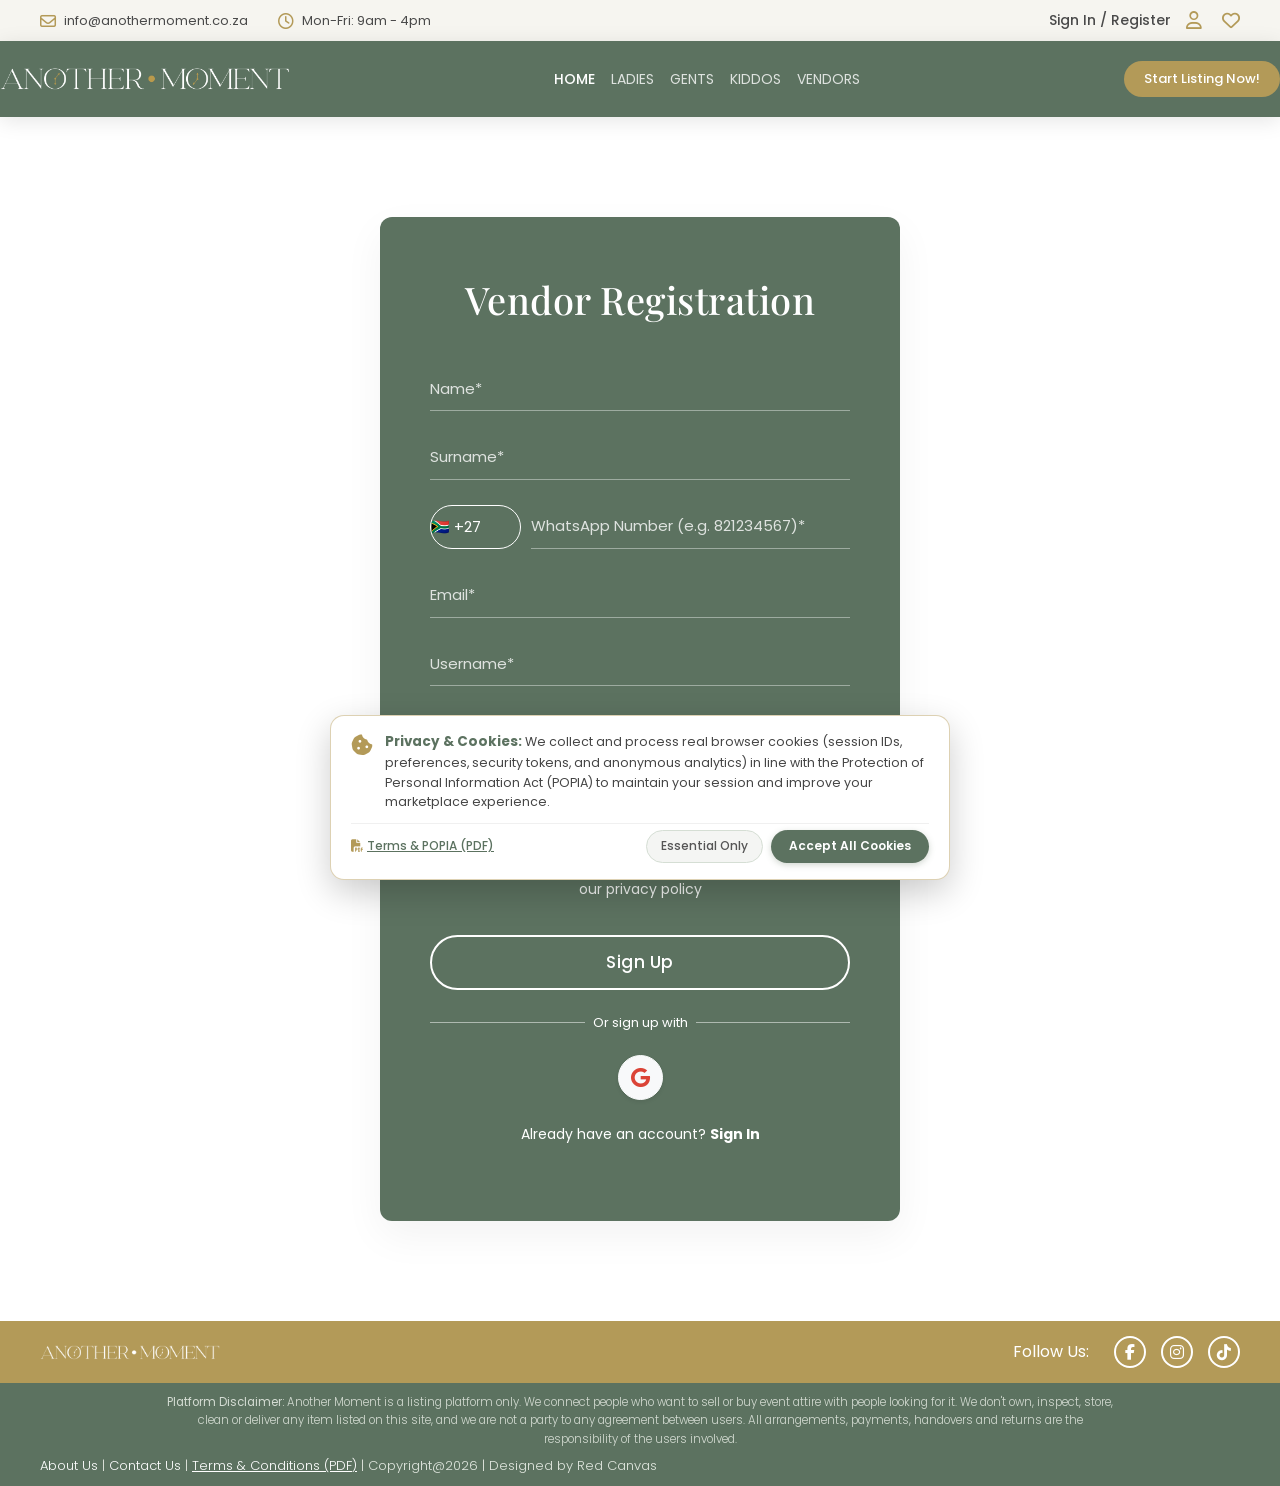
<file: vendor-register.html>
<!DOCTYPE html>
<html lang="en">

<head>
    <meta charset="UTF-8">
    <meta name="viewport" content="width=device-width, initial-scale=1.0">
    <title>Vendor Registration - Another Moment</title>

    <!-- Fonts -->
    <link rel="preconnect" href="https://fonts.googleapis.com">
    <link rel="preconnect" href="https://fonts.gstatic.com" crossorigin>
    <link
        href="https://fonts.googleapis.com/css2?family=Playfair+Display:wght@400;500;600;700&family=Poppins:wght@300;400;500;600&display=swap"
        rel="stylesheet">
    <link href="https://fonts.googleapis.com/css2?family=Roboto:wght@400;500&display=swap" rel="stylesheet">

    <!-- Icons -->
    <link rel="stylesheet" href="https://cdnjs.cloudflare.com/ajax/libs/font-awesome/6.4.0/css/all.min.css">

    <!-- Bootstrap CSS -->
    <link href="https://cdn.jsdelivr.net/npm/bootstrap@5.3.3/dist/css/bootstrap.min.css" rel="stylesheet">
    <!-- Styles -->
    <link rel="stylesheet" href="style.css?v=8">
    <link rel="icon" href="images/favicon.png" type="image/png">
</head>

<body>
    <!-- Top Bar -->
    <div class="top-bar">
        <div class="top-bar-container">
            <div class="top-bar-left">
                <div class="top-bar-item">
                    <i class="fa-regular fa-envelope"></i>
                    <span>info@anothermoment.co.za</span>
                </div>
                <div class="top-bar-item">
                    <i class="fa-regular fa-clock"></i>
                    <span>Mon-Fri: 9am - 4pm</span>
                </div>
            </div>
            <div class="top-bar-right">
                <div class="top-bar-item sign-in">
                    <a href="login.html" class="text-decoration-none text-reset"><span>Sign In / Register</span></a>
                    <i class="fa-regular fa-user"></i>
                </div>

                                <div class="top-bar-item notifications-container" id="nav-notifications-bell" style="display: none;">
                    <i class="fa-regular fa-bell notification-bell"></i>
                    <span class="notification-badge" id="nav-notifications-badge">0</span>
                    <div class="notification-dropdown" id="nav-notifications-dropdown">
                        <div class="notification-empty">Loading notifications...</div>
                    </div>
                </div>
                <div class="top-bar-item favorites" style="cursor: pointer;" title="Favorites">
                    <i class="fa-regular fa-heart"></i>
                </div>
            </div>
        </div>
    </div>

    <!-- Main Navigation -->
    <header class="header">
        <nav class="navbar navbar-expand-lg navbar-dark bg-transparent w-100 py-0">
            <div class="container-fluid header-container px-0">
                <div class="logo">
                    <a class="navbar-brand m-0 p-0" href="index.html">
                        <img src="images/svg/Another-Moment-Logo-header-2.png" alt="Another Moment" class="header-logo-img">
                    </a>
                </div>
                <button class="navbar-toggler border-0 shadow-none" type="button" data-bs-toggle="collapse"
                    data-bs-target="#navMenuContent" aria-controls="navMenuContent" aria-expanded="false"
                    aria-label="Toggle navigation">
                    <span class="navbar-toggler-icon"></span>
                </button>
                <div class="collapse navbar-collapse" id="navMenuContent">
                    <ul class="navbar-nav mx-auto mb-3 mb-lg-0 nav-menu justify-content-center gap-3 mt-4 mt-lg-0 text-center">
    <li class="nav-item"><a class="nav-link active p-0" href="index.html">Home</a></li>
    <li class="nav-item dropdown">
        <a class="nav-link dropdown-toggle p-0" href="#" id="ladiesDropdown" role="button" data-bs-toggle="dropdown" aria-expanded="false">Ladies</a>
        <ul class="dropdown-menu" aria-labelledby="ladiesDropdown">
            <li><a class="dropdown-item" href="category.html?type=white-wedding">White Wedding Dress</a></li>
            <li><a class="dropdown-item" href="category.html?type=traditional-wedding">Traditional Wedding Dress</a></li>
            <li><a class="dropdown-item" href="category.html?type=matric-dance">Matric Dance Dress</a></li>
            <li><a class="dropdown-item" href="category.html?type=evening">Evening Dress</a></li>
        </ul>
    </li>
    <li class="nav-item dropdown">
        <a class="nav-link dropdown-toggle p-0" href="#" id="gentsDropdown" role="button" data-bs-toggle="dropdown" aria-expanded="false">Gents</a>
        <ul class="dropdown-menu" aria-labelledby="gentsDropdown">
            <li><a class="dropdown-item" href="category.html?type=tuxedos">Tuxedos</a></li>
            <li><a class="dropdown-item" href="category.html?type=suits">Suits</a></li>
            <li><a class="dropdown-item" href="category.html?type=traditional-attire">Traditional Attire</a></li>
        </ul>
    </li>
    <li class="nav-item dropdown">
        <a class="nav-link dropdown-toggle p-0" href="#" id="kiddosDropdown" role="button" data-bs-toggle="dropdown" aria-expanded="false">Kiddos</a>
        <ul class="dropdown-menu" aria-labelledby="kiddosDropdown">
            <li><a class="dropdown-item" href="category.html?type=boys-formal">Boys Formal Attire</a></li>
            <li><a class="dropdown-item" href="category.html?type=boys-traditional">Boys Traditional Attire</a></li>
            <li><a class="dropdown-item" href="category.html?type=girls-formal">Girl Formal Dresses</a></li>
            <li><a class="dropdown-item" href="category.html?type=girls-traditional">Girls Traditional Dress</a></li>
        </ul>
    </li>
    <li class="nav-item"><a class="nav-link p-0" href="#">Vendors</a></li>
    
</ul>
                    <div class="header-action mt-3 mt-lg-0 mb-3 mb-lg-0 text-center">
                        <a href="register.html" class="btn-list-attire text-decoration-none d-inline-block">Start Listing Now!</a>
                    </div>
                </div>
            </div>
        </nav>
    </header>

    <!-- Register Flow Content -->
    <main class="auth-page">
        <div class="auth-card register-card">
            <h2>Vendor Registration</h2>
            
            <div id="registerError" class="login-error" style="display:none; background: rgba(255,59,48,0.1); border: 1px solid rgba(255,59,48,0.3); border-radius: 8px; padding: 12px; margin-bottom: 20px; color: #ff3b30; align-items: center; gap: 10px; font-size: 14px;">
                <i class="fa-solid fa-circle-exclamation"></i>
                <span id="registerErrorMsg">Please check your inputs.</span>
            </div>

            <form id="vendorRegisterForm" class="auth-form">
                <div class="form-group">
                    <input type="text" id="regName" class="form-control" placeholder="Name*" required>
                </div>
                <div class="form-group">
                    <input type="text" id="regSurname" class="form-control" placeholder="Surname*" required>
                </div>
                <div class="form-group" style="display:flex; gap:10px;">
                    <select id="regCountryCode" class="form-control" style="width:120px; border-radius:30px; background-color:transparent; color:#fff; border:1px solid #fff;" required>
                        <option style="color:#000" value="+27">🇿🇦 +27</option>
                        <option style="color:#000" value="+1">🇺🇸 +1</option>
                        <option style="color:#000" value="+44">🇬🇧 +44</option>
                        <option style="color:#000" value="+264">🇳🇦 +264</option>
                        <option style="color:#000" value="+267">🇧🇼 +267</option>
                        <option style="color:#000" value="+268">🇸🇿 +268</option>
                        <option style="color:#000" value="+266">🇱🇸 +266</option>
                        <option style="color:#000" value="+258">🇲🇿 +258</option>
                        <option style="color:#000" value="+263">🇿🇼 +263</option>
                        <option style="color:#000" value="+971">🇦🇪 +971</option>
                        <option style="color:#000" value="+61">🇦🇺 +61</option>
                        <option style="color:#000" value="+91">🇮🇳 +91</option>
                    </select>
                    <input type="tel" id="regPhone" class="form-control" placeholder="WhatsApp Number (e.g. 821234567)*" required title="Please enter your phone number without the country code">
                </div>
                <div class="form-group">
                    <input type="email" id="regEmail" class="form-control" placeholder="Email*" required>
                </div>
                <div class="form-group">
                    <input type="text" id="regUsername" class="form-control" placeholder="Username*" required>
                </div>
                <div class="form-group">
                    <input type="password" id="regPassword" class="form-control" placeholder="Password*" required>
                </div>

                <div class="auth-options mb-3" style="justify-content: flex-start; margin-top: 5px; margin-bottom: 20px;">
                    <label class="checkbox-label" style="align-items: flex-start; text-align: left; font-size: 13.5px; line-height: 1.4; color: #fff;">
                        <input type="checkbox" id="acceptVendorTerms" required style="margin-top: 2px; flex-shrink: 0;">
                        <span>I accept the <a href="Another_Moment_Terms_and_Conditions.pdf" target="_blank" class="text-white text-decoration-underline fw-bold" style="text-underline-offset: 3px;"><i class="fa-solid fa-file-pdf me-1" style="color: var(--gold);"></i>Terms &amp; Conditions (PDF)</a></span>
                    </label>
                </div>

                <p class="privacy-text">Your personal data will be used to support your experience<br>throughout the
                    website to manage to your account, and for in<br>our privacy policy</p>

                <button type="submit" id="userRegisterBtn" class="auth-submit-btn text-decoration-none text-center mb-3 w-100" style="display: block;">
                    <span id="registerBtnText">Sign Up</span>
                    <span id="registerBtnLoader" style="display:none;"><i class="fa-solid fa-spinner fa-spin"></i>&nbsp;Registering...</span>
                </button>

                <!-- Social Logins -->
                <div class="mt-3 mb-4 text-center text-white w-100">
                    <div class="d-flex align-items-center mb-3">
                        <hr class="flex-grow-1 border-white opacity-50">
                        <span class="px-2" style="font-size: 13px;">Or sign up with</span>
                        <hr class="flex-grow-1 border-white opacity-50">
                    </div>
                    <div class="d-flex justify-content-center">
                        <button type="button" class="btn btn-light rounded-circle d-flex align-items-center justify-content-center shadow-sm" style="width: 45px; height: 45px; transition: transform 0.2s;" onmouseover="this.style.transform='scale(1.05)'" onmouseout="this.style.transform='scale(1)'" onclick="alert('Google login integration requires OAuth Developer keys.')">
                            <i class="fa-brands fa-google fa-lg" style="color: #DB4437;"></i>
                        </button>
                    </div>
                </div>

                <p class="text-center text-white" style="font-size: 14px;">Already have an account? <a href="login.html"
                        class="text-white fw-bold">Sign In</a></p>
            </form>
        </div>
    </main>



    <!-- Footer -->
    <footer class="footer">
        <div class="footer-top">
            <div class="footer-top-container">
                <div class="footer-logo"><img src="images/svg/another-moment-logo-white.png" alt="Another Moment" class="footer-logo-img"></div>
                <div class="footer-socials">
                    <span class="follow-text">Follow Us:</span>
                    <a href="https://www.facebook.com/search/top?q=Another%20Moment%20-%20Events%20Attire%20Marketplace" target="_blank" class="social-icon"><i class="fa-brands fa-facebook-f"></i></a>
                    <a href="https://www.instagram.com/anothermoment_attire/" target="_blank" class="social-icon"><i class="fa-brands fa-instagram"></i></a>
                    <a href="https://www.tiktok.com/@anothermoment_attire" target="_blank" class="social-icon"><i class="fa-brands fa-tiktok"></i></a>
                </div>
            </div>
        </div>
        <div class="footer-bottom">
            <div class="footer-bottom-container">
                <p><a href="about.html" style="color: white; text-decoration: none;">About Us</a> | <a href="contact.html" style="color: white; text-decoration: none;">Contact Us</a> | Terms & Conditions | Copyright@2026 | Designed by Red Canvas</p>
            </div>
        </div>
    </footer>

    <!-- Bootstrap JS Bundle -->
    <script src="https://cdn.jsdelivr.net/npm/bootstrap@5.3.3/dist/js/bootstrap.bundle.min.js"></script>
    <script src="frontend-api.js?v=19"></script>
</body>

</html>
</file>
<file: style.css>
/* Base Styles */
* {
    margin: 0;
    padding: 0;
    box-sizing: border-box;
}

body {
    font-family: 'Poppins', sans-serif;
    color: #333;
    line-height: 1.5;
    background-color: #ffffff;
    display: flex;
    flex-direction: column;
    min-height: 100vh;
}

main {
    flex: 1;
}

a {
    text-decoration: none;
}

/* Colors */
:root {
    --sage-green: #5C7260;
    --sage-green-light: #778b74;
    --cream: #f6f5f0;
    --gold: #b39a58;
    --dark-grey: #4a4a4a;
    --light-grey: #8a8a8a;
    --white: #ffffff;
    --cream-btn: #e6eacf;
}

/* Typography */
h1,
h2,
.logo {
    font-family: 'Playfair Display', serif;
}

/* Top Bar */
.top-bar {
    background-color: var(--cream);
    padding: 10px 0;
    font-size: 13px;
    color: var(--dark-grey);
}

.top-bar-container {
    max-width: 1400px;
    margin: 0 auto;
    padding: 0 40px;
    display: flex;
    justify-content: space-between;
    align-items: center;
}

.top-bar-left,
.top-bar-right {
    display: flex;
    align-items: center;
    gap: 30px;
}

.top-bar-item {
    display: flex;
    align-items: center;
    gap: 8px;
}

.top-bar-item i {
    color: var(--gold);
    font-size: 16px;
}

.top-bar .sign-in span {
    margin-right: 5px;
    font-weight: 500;
}

/* Main Navigation */
.header {
    background-color: var(--sage-green);
    color: var(--white);
    padding: 18px 0;
    position: sticky;
    top: 0;
    z-index: 1000;
    box-shadow: 0 4px 20px rgba(0, 0, 0, 0.1);
    transition: all 0.3s ease;
}

.header-container {
    max-width: 1400px;
    margin: 0 auto;
    padding: 0 40px;
    display: flex;
    justify-content: space-between;
    align-items: center;
}

.logo {
    display: flex;
    align-items: center;
}

.logo a {
    color: var(--white);
    font-size: 26px;
    letter-spacing: 4px;
    font-weight: 500;
    display: inline-flex;
    align-items: center;
    text-decoration: none;
}

.header-logo-img {
    height: 40px;
    max-height: 48px;
    width: auto;
    max-width: 290px;
    object-fit: contain;
    display: block;
    transition: all 0.25s ease;
}

@media (max-width: 991px) {
    .header-logo-img {
        height: 32px;
        max-width: 220px;
    }
}

@media (max-width: 576px) {
    .header-logo-img {
        height: 26px;
        max-width: 175px;
    }
}

.nav-menu ul {
    display: flex;
    list-style: none;
    gap: 25px;
}

.nav-menu a {
    color: rgba(255, 255, 255, 0.8);
    font-size: 14px;
    font-weight: 400;
    text-transform: uppercase;
    transition: color 0.3s;
}

.nav-menu a:hover,
.nav-menu a.active {
    color: var(--white);
    font-weight: 500;
}

.btn-list-attire {
    background-color: var(--gold);
    color: var(--white);
    padding: 8px 20px;
    border-radius: 20px;
    font-size: 13px;
    font-weight: 500;
    transition: background-color 0.3s, transform 0.2s;
}

.btn-list-attire:hover {
    background-color: #a0894e;
    transform: translateY(-1px);
}

/* Hero Section */
.hero {
    position: relative;
    height: 700px;
    max-height: 80vh;
    display: flex;
    align-items: center;
    justify-content: center;
    text-align: center;
    overflow: hidden;
}



.hero-overlay {
    position: absolute;
    top: 0;
    left: 0;
    width: 100%;
    height: 100%;
    background-color: rgba(0, 0, 0, 0.4);
    z-index: -1;
}

.hero-content {
    color: var(--white);
    max-width: 800px;
    padding: 0 20px;
    z-index: 1;
}

.hero-content h1 {
    font-size: 48px;
    font-weight: 600;
    margin-bottom: 20px;
    letter-spacing: 1px;
}

.hero-content p {
    font-size: 18px;
    font-weight: 300;
    margin-bottom: 40px;
    line-height: 1.6;
    color: rgba(255, 255, 255, 0.9);
}

.hero-buttons {
    display: flex;
    justify-content: center;
    gap: 20px;
}

.btn-outline-white {
    border: 1px solid rgba(255, 255, 255, 0.6);
    background-color: rgba(255, 255, 255, 0.1);
    backdrop-filter: blur(2px);
    color: var(--white);
    padding: 12px 30px;
    border-radius: 30px;
    font-size: 15px;
    font-weight: 400;
    transition: all 0.3s;
}

.btn-outline-white:hover {
    background-color: var(--white);
    color: var(--dark-grey);
}

/* Intro Section */
.intro {
    padding: 100px 0;
    background-color: var(--white);
}

.intro-container {
    max-width: 1200px;
    margin: 0 auto;
    padding: 0 40px;
    display: flex;
    align-items: center;
    gap: 60px;
}

.intro-image-wrapper {
    flex: 1;
}

.intro-image {
    width: 100%;
    height: auto;
    border-radius: 40px;
    box-shadow: 0 10px 30px rgba(0, 0, 0, 0.05);
    object-fit: cover;
}

.intro-text {
    flex: 1;
    padding-right: 20px;
}

.intro-text h2 {
    font-size: 48px;
    color: var(--sage-green);
    margin-bottom: 15px;
}

.heading-line {
    width: 60px;
    height: 3px;
    background-color: var(--gold);
    margin-bottom: 30px;
}

.intro-text p {
    font-size: 18px;
    color: var(--light-grey);
    line-height: 1.7;
    margin-bottom: 40px;
}

.intro-buttons {
    display: flex;
    gap: 20px;
}

.btn-outline-gold {
    border: 1px solid var(--gold);
    color: var(--gold);
    padding: 12px 30px;
    border-radius: 30px;
    font-size: 15px;
    font-weight: 500;
    transition: all 0.3s;
}

.btn-outline-gold:hover {
    background-color: var(--gold);
    color: var(--white);
}

/* Responsive adjustment */
@media (max-width: 1024px) {
    .intro-container {
        flex-direction: column;
    }

    .intro-text {
        padding-right: 0;
        margin-top: 40px;
        text-align: center;
    }

    .heading-line {
        margin: 0 auto 30px auto;
    }

    .intro-buttons {
        justify-content: center;
    }

}

/* Utilities */
.center-line {
    margin: 0 auto 30px auto;
}

.line-light {
    background-color: #dfdbcb !important;
}

/* Who We Are Section */
.who-we-are {
    background-color: #9cb19a;
    padding: 80px 0;
    text-align: center;
    color: var(--white);
}

.who-we-are h2 {
    font-size: 42px;
    margin-bottom: 20px;
}

.who-we-are-container {
    max-width: 1000px;
    margin: 0 auto;
    padding: 0 40px;
}

.who-we-are p {
    font-size: 17px;
    line-height: 1.8;
    margin-bottom: 25px;
    font-weight: 400;
}

.who-we-are p:last-child {
    margin-bottom: 0;
}

/* Capabilities Section */
.capabilities {
    padding: 100px 0;
    background-color: var(--white);
    text-align: center;
}

.capabilities-container {
    max-width: 1200px;
    margin: 0 auto;
    padding: 0 40px;
}

.capabilities h2 {
    font-size: 42px;
    color: var(--sage-green);
    margin-bottom: 20px;
}

.cards-grid {
    display: grid;
    grid-template-columns: repeat(3, 1fr);
    gap: 30px;
    margin-top: 50px;
}

.card {
    background-color: var(--white);
    border: 1px solid #e5e5e5;
    border-radius: 8px;
    padding: 50px 30px;
    display: flex;
    flex-direction: column;
    align-items: center;
    text-align: center;
    transition: all 0.3s ease;
}

.card.active,
.card:hover {
    background-color: var(--sage-green);
    border-color: var(--sage-green);
    color: var(--white);
}

.card-icon {
    width: 100px;
    height: 100px;
    border-radius: 50%;
    margin-bottom: 25px;
    overflow: hidden;
    background-color: #f5f5f5;
    border: 3px solid #e5e5e5;
    display: flex;
    align-items: center;
    justify-content: center;
    transition: transform 0.3s ease, border-color 0.3s ease;
}

.card-icon img {
    width: 100%;
    height: 100%;
    object-fit: cover;
}

.card:hover .card-icon {
    transform: scale(1.1);
    border-color: var(--gold);
}

.card.active .card-icon {
    border-color: var(--white);
}

.grey-circle {
    background-color: #c8ccc8;
}

.white-ring {
    background-color: transparent;
    border: 16px solid var(--cream);
}

.card h3 {
    font-family: 'Playfair Display', serif;
    font-size: 24px;
    color: var(--sage-green);
    margin-bottom: 15px;
}

.card.active h3,
.card:hover h3 {
    color: var(--white);
}

.card p {
    font-size: 15px;
    color: var(--light-grey);
    margin-bottom: 30px;
    line-height: 1.6;
    flex-grow: 1;
}

.card.active p,
.card:hover p {
    color: rgba(255, 255, 255, 0.9);
}

.card .btn-outline-gold,
.card .btn-outline-white {
    display: inline-block;
}

.card:hover .btn-outline-gold,
.card.active .btn-outline-gold {
    border-color: rgba(255, 255, 255, 0.8);
    color: var(--white);
}

.card:hover .btn-outline-gold:hover,
.card.active .btn-outline-gold:hover {
    background-color: var(--white);
    color: var(--sage-green);
    border-color: var(--white);
}

/* Adjust responsive for new grid */
@media (max-width: 1024px) {
    .cards-grid {
        grid-template-columns: repeat(2, 1fr);
    }
}

@media (max-width: 768px) {
    .cards-grid {
        grid-template-columns: 1fr;
    }
}

/* ==========================================================================
   Interactive Process Section (Sell & Buy Timelines)
   ========================================================================== */
.am-process {
    padding: 70px 16px 85px;
    max-width: 1160px;
    margin: 0 auto;
    text-align: center;
}

.am-process h2 {
    font-family: 'Playfair Display', serif;
    font-weight: 500;
    font-size: 42px;
    color: var(--sage-green, #5f7568);
    margin-bottom: 0;
}

.am-process .am-rule {
    width: 60px;
    height: 3px;
    background: var(--gold, #b49c54);
    margin: 16px auto 30px;
    border-radius: 2px;
}

.am-tabs {
    display: flex;
    gap: 18px;
    justify-content: center;
    flex-wrap: wrap;
    margin-bottom: 60px;
}

.am-tab {
    font: 500 14px 'Poppins', sans-serif;
    color: var(--gold, #b49c54);
    background: transparent;
    border: 1.5px solid var(--gold, #b49c54);
    border-radius: 999px;
    padding: 12px 38px;
    cursor: pointer;
    transition: all 0.25s ease;
    outline: none;
}

.am-tab:hover {
    background: rgba(180, 156, 84, 0.1);
}

.am-tab.active {
    background: var(--gold, #b49c54);
    color: #ffffff;
    box-shadow: 0 4px 14px rgba(180, 156, 84, 0.3);
}

.am-panel {
    display: none;
    overflow: visible;
    padding: 12px 4px 24px;
}

.am-panel.active {
    display: block;
    animation: amFadeIn 0.3s ease;
}

@keyframes amFadeIn {
    from { opacity: 0; transform: translateY(6px); }
    to { opacity: 1; transform: translateY(0); }
}

/* Timeline */
.am-timeline {
    position: relative;
    display: grid;
    grid-template-columns: repeat(5, minmax(0, 1fr));
    grid-template-rows: minmax(195px, 1fr) 30px minmax(195px, 1fr);
    column-gap: clamp(14px, 2.5vw, 40px);
    width: 100%;
    margin: 0 auto;
    padding: 0 10px;
}

.am-timeline::before {
    content: "";
    position: absolute;
    left: 20px;
    right: 20px;
    top: 50%;
    height: 8px;
    margin-top: -4px;
    background: #ddd5c3;
    border-radius: 4px;
}

.am-col {
    display: contents;
}

.am-slot-top {
    grid-row: 1;
    display: flex;
    align-items: flex-end;
    justify-content: center;
    padding-bottom: 16px;
}

.am-slot-dot {
    grid-row: 2;
    display: flex;
    align-items: center;
    justify-content: center;
    position: relative;
    z-index: 1;
}

.am-slot-bottom {
    grid-row: 3;
    display: flex;
    align-items: flex-start;
    justify-content: center;
    padding-top: 16px;
}

.am-dot {
    width: 18px;
    height: 18px;
    border-radius: 50%;
    background: var(--gold, #b49c54);
    box-shadow: 0 0 0 4px var(--cream, #f4f2ed);
}

.am-card {
    width: 100%;
    max-width: 180px;
    border-radius: 6px;
    box-shadow: 0 8px 24px rgba(0, 0, 0, 0.08);
    position: relative;
    border: none;
}

.am-card .head {
    background: #ffffff;
    font-family: 'Playfair Display', serif;
    font-size: clamp(19px, 2vw, 24px);
    color: var(--sage-green, #5f7568);
    padding: 16px 10px;
    text-transform: lowercase;
}

.am-card .body {
    background: var(--sage-green, #5f7568);
    color: #ffffff;
    font-size: 11px;
    line-height: 1.45;
    padding: 16px 14px;
    min-height: 88px;
    display: flex;
    align-items: center;
    justify-content: center;
    font-family: 'Poppins', sans-serif;
}

.am-card.down .head { border-radius: 6px 6px 0 0; }
.am-card.down .body { border-radius: 0 0 6px 6px; }
.am-card.up .body   { border-radius: 6px 6px 0 0; }
.am-card.up .head   { border-radius: 0 0 6px 6px; }

.am-card.down::after,
.am-card.up::before {
    content: "";
    position: absolute;
    left: 50%;
    transform: translateX(-50%);
    border-left: 12px solid transparent;
    border-right: 12px solid transparent;
}

.am-card.down::after {
    bottom: -11px;
    border-top: 12px solid var(--sage-green, #5f7568);
}

.am-card.up::before {
    top: -11px;
    border-bottom: 12px solid var(--sage-green, #5f7568);
}

.am-icon {
    width: 70px;
    height: 70px;
    border-radius: 50%;
    background: #9ea9a2;
    display: flex;
    align-items: center;
    justify-content: center;
}

.am-icon span {
    width: 80%;
    height: 80%;
    border-radius: 50%;
    background: var(--sage-green, #5f7568);
    display: flex;
    align-items: center;
    justify-content: center;
}

.am-icon svg {
    width: 26px;
    height: 26px;
    fill: none;
    stroke: #ffffff;
    stroke-width: 2;
    stroke-linecap: round;
    stroke-linejoin: round;
}

.am-slot-top .am-icon { margin-bottom: 20px; }
.am-slot-bottom .am-icon { margin-top: 20px; }

/* Responsive Interactive Process Timeline (Tablet & Mobile) */
@media (max-width: 991px) {
    .am-process {
        padding: 56px 16px 70px;
    }

    .am-tabs {
        margin-bottom: 40px;
    }

    .am-panel {
        padding: 8px 0 16px;
    }

    .am-timeline {
        display: flex;
        flex-direction: column;
        gap: 28px;
        width: 100%;
        max-width: 700px;
        padding: 12px 0;
    }

    .am-timeline::before {
        left: 50%;
        right: auto;
        top: 68px;
        bottom: 68px;
        width: 6px;
        height: auto;
        margin-top: 0;
        transform: translateX(-50%);
        border-radius: 3px;
    }

    .am-col {
        display: grid;
        grid-template-columns: minmax(0, 1fr) 44px minmax(0, 1fr);
        align-items: center;
        column-gap: 16px;
    }

    .am-slot-top,
    .am-slot-dot,
    .am-slot-bottom {
        grid-row: 1;
        padding: 0;
        align-items: center;
    }

    .am-col:nth-child(odd) .am-slot-top,
    .am-col:nth-child(even) .am-slot-top {
        grid-column: 1;
        justify-content: flex-end;
    }

    .am-slot-dot {
        grid-column: 2;
        justify-content: center;
    }

    .am-col:nth-child(odd) .am-slot-bottom,
    .am-col:nth-child(even) .am-slot-bottom {
        grid-column: 3;
        justify-content: flex-start;
    }

    .am-slot-top .am-icon { margin-bottom: 0; }
    .am-slot-bottom .am-icon { margin-top: 0; }

    .am-card {
        max-width: 260px;
        text-align: center;
    }

    .am-card.up {
        display: flex;
        flex-direction: column-reverse;
    }

    .am-card.up .head { border-radius: 6px 6px 0 0; }
    .am-card.up .body { border-radius: 0 0 6px 6px; }

    .am-card.down::after {
        left: auto;
        right: -11px;
        top: auto;
        bottom: 28px;
        transform: none;
        border-top: 10px solid transparent;
        border-bottom: 10px solid transparent;
        border-left: 12px solid var(--sage-green, #5f7568);
        border-right: 0;
    }

    .am-card.up::before {
        left: -11px;
        right: auto;
        top: auto;
        bottom: 28px;
        transform: none;
        border-top: 10px solid transparent;
        border-bottom: 10px solid transparent;
        border-right: 12px solid var(--sage-green, #5f7568);
        border-left: 0;
    }
}

@media (max-width: 640px) {
    .am-process {
        padding: 48px 14px 60px;
    }

    .am-process h2 {
        font-size: 32px;
    }

    .am-tabs {
        gap: 10px;
        margin-bottom: 32px;
    }

    .am-tab {
        padding: 10px 24px;
        font-size: 13px;
    }

    .am-timeline {
        gap: 20px;
    }

    .am-timeline::before {
        left: 11px;
        transform: none;
        width: 6px;
        top: 56px;
        bottom: 56px;
    }

    .am-col {
        grid-template-columns: 28px 1fr auto;
        column-gap: 12px;
        align-items: center;
    }

    .am-slot-dot {
        grid-column: 1;
        grid-row: 1;
    }

    .am-col:nth-child(odd) .am-slot-top,
    .am-col:nth-child(even) .am-slot-bottom {
        grid-column: 2;
        grid-row: 1;
        justify-content: flex-start;
    }

    .am-col:nth-child(odd) .am-slot-bottom,
    .am-col:nth-child(even) .am-slot-top {
        grid-column: 3;
        grid-row: 1;
        justify-content: center;
    }

    .am-card {
        max-width: 100%;
    }

    .am-card .head {
        font-size: 20px;
        padding: 12px 14px;
    }

    .am-card .body {
        font-size: 11.5px;
        padding: 12px 14px;
        min-height: 68px;
    }

    .am-card.down::after,
    .am-card.up::before {
        left: -10px;
        right: auto;
        top: auto;
        bottom: 22px;
        transform: none;
        border-top: 9px solid transparent;
        border-bottom: 9px solid transparent;
        border-right: 11px solid var(--sage-green, #5f7568);
        border-left: 0;
    }

    .am-icon {
        width: 50px;
        height: 50px;
    }

    .am-icon svg {
        width: 20px;
        height: 20px;
    }
}

@media (max-width: 400px) {
    .am-timeline::before {
        left: 9px;
    }

    .am-col {
        grid-template-columns: 24px 1fr auto;
        column-gap: 10px;
    }

    .am-icon {
        width: 42px;
        height: 42px;
    }

    .am-icon svg {
        width: 17px;
        height: 17px;
    }
}

/* Process Section (Legacy wrapper) */
.process {
    padding: 100px 0;
    background-color: var(--cream);
    text-align: center;
}

.process h2 {
    font-size: 42px;
    color: var(--sage-green);
    margin-bottom: 20px;
}

.process-buttons {
    display: flex;
    justify-content: center;
    gap: 20px;
    margin-bottom: 80px;
}

.process-buttons .btn-outline-gold {
    padding: 10px 40px;
    background-color: var(--white);
}

.timeline {
    position: relative;
    max-width: 1100px;
    margin: 0 auto;
    padding: 20px 0;
}

.timeline-line {
    position: absolute;
    top: 50%;
    left: 0;
    right: 0;
    height: 8px;
    background-color: #dfdbcb;
    transform: translateY(-50%);
    border-radius: 4px;
    z-index: 1;
}

.timeline-nodes {
    display: flex;
    justify-content: space-between;
    position: relative;
    z-index: 2;
}

.node {
    display: flex;
    flex-direction: column;
    align-items: center;
    width: 200px;
    position: relative;
}

.node-dot {
    width: 24px;
    height: 24px;
    background-color: var(--gold);
    border-radius: 50%;
    margin: 15px 0;
    border: 4px solid var(--cream);
    box-shadow: 0 0 0 2px var(--cream);
    z-index: 3;
}

.node-top,
.node-bottom {
    height: 180px;
    display: flex;
    justify-content: center;
    width: 100%;
}

.node-top {
    align-items: flex-end;
}

.node-bottom {
    align-items: flex-start;
}

/* Process Tooltip Steps */
.process-step {
    width: 180px;
    height: 160px;
    position: relative;
    border-radius: 8px;
    box-shadow: 0 10px 25px rgba(0, 0, 0, 0.1);
    display: flex;
    flex-direction: column;
}

.process-step::after {
    content: '';
    position: absolute;
    left: 50%;
    transform: translateX(-50%);
    border: 12px solid transparent;
}

.process-up {
    margin-bottom: 30px;
}

.process-up::after {
    bottom: -24px;
    border-top-color: var(--sage-green);
}

.process-down {
    margin-top: 30px;
}

.process-down::after {
    top: -24px;
    border-bottom-color: var(--sage-green);
}

.process-title,
.process-body {
    padding: 15px;
    text-align: center;
}

.process-up .process-title {
    background-color: var(--white);
    color: var(--sage-green);
    font-size: 26px;
    font-family: 'Playfair Display', serif;
    border-top-left-radius: 8px;
    border-top-right-radius: 8px;
}

.process-up .process-body {
    background-color: var(--sage-green);
    color: var(--white);
    font-size: 11px;
    line-height: 1.4;
    border-bottom-left-radius: 8px;
    border-bottom-right-radius: 8px;
    flex-grow: 1;
    display: flex;
    align-items: center;
    justify-content: center;
}

.process-down .process-body {
    background-color: var(--sage-green);
    color: var(--white);
    font-size: 11px;
    line-height: 1.4;
    border-top-left-radius: 8px;
    border-top-right-radius: 8px;
    flex-grow: 1;
    display: flex;
    align-items: center;
    justify-content: center;
}

.process-down .process-title {
    background-color: var(--white);
    color: var(--sage-green);
    font-size: 26px;
    font-family: 'Playfair Display', serif;
    border-bottom-left-radius: 8px;
    border-bottom-right-radius: 8px;
}

/* Icon Circle */
.icon-circle {
    width: 50px;
    height: 50px;
    background-color: var(--white);
    border-radius: 50%;
    display: flex;
    align-items: center;
    justify-content: center;
    font-size: 24px;
    color: var(--sage-green);
    box-shadow: 0 0 0 15px #e5e0cd;
}

.node-alt .node-dot {
    margin: 20px 0;
}

.node-top .icon-circle {
    margin-bottom: 30px;
}

.node-bottom .icon-circle {
    margin-top: 30px;
}

/* Recent Outfits Section */
.recent-outfits {
    padding: 100px 0;
    text-align: center;
    background-color: var(--white);
}

.recent-outfits h2 {
    font-size: 42px;
    color: var(--sage-green);
    margin-bottom: 20px;
}

.recent-container {
    max-width: 1400px;
    margin: 0 auto;
    padding: 0 40px;
}

.carousel-wrapper {
    display: flex;
    align-items: center;
    justify-content: center;
    gap: 30px;
    margin-top: 50px;
}

.carousel-btn {
    width: 44px;
    height: 44px;
    border-radius: 50%;
    border: 1px solid var(--gold);
    background-color: transparent;
    color: var(--gold);
    cursor: pointer;
    font-size: 18px;
    display: flex;
    align-items: center;
    justify-content: center;
    transition: all 0.3s;
    flex-shrink: 0;
}

.carousel-btn:hover {
    background-color: var(--gold);
    color: var(--white);
}

.outfits-grid {
    display: flex;
    gap: 30px;
    width: 100%;
    transition: transform 0.4s ease-in-out;
}

.outfit-card {
    flex: 0 0 240px;
    max-width: 240px;
    background-color: var(--white);
    border-radius: 16px;
    overflow: hidden;
    box-shadow: 0 8px 24px rgba(0, 0, 0, 0.06);
    text-align: left;
    border: 1px solid #ededed;
    display: flex;
    flex-direction: column;
    transition: transform 0.25s ease, box-shadow 0.25s ease;
    cursor: pointer;
    text-decoration: none;
    color: inherit;
}

.outfit-card:hover {
    transform: translateY(-4px);
    box-shadow: 0 12px 30px rgba(0, 0, 0, 0.1);
    color: inherit;
    text-decoration: none;
}

.outfit-image-container {
    position: relative;
    width: 100%;
    height: 220px;
    overflow: hidden;
    background-color: #f8f9fa;
    padding: 0;
    display: block;
}

.outfit-image-container img {
    width: 100% !important;
    height: 100% !important;
    max-width: 100% !important;
    max-height: 100% !important;
    object-fit: cover !important;
    display: block;
    transition: transform 0.4s ease;
}

.outfit-card:hover .outfit-image-container img {
    transform: scale(1.04);
}

.img-nav-btn {
    position: absolute;
    top: 50%;
    transform: translateY(-50%);
    background: transparent;
    border: none;
    color: var(--white);
    font-size: 24px;
    cursor: pointer;
    opacity: 0.8;
}

.img-nav-btn:hover {
    opacity: 1;
}

.img-prev {
    left: 15px;
}

.img-next {
    right: 15px;
}

.outfit-details {
    padding: 16px;
    display: flex;
    flex-direction: column;
    flex-grow: 1;
    justify-content: space-between;
    background-color: var(--white);
    text-align: left;
}

.outfit-title {
    font-family: 'Playfair Display', serif;
    font-size: 16px;
    font-weight: 600;
    color: var(--sage-green);
    margin-bottom: 6px;
    white-space: nowrap;
    overflow: hidden;
    text-overflow: ellipsis;
    display: block;
}

.outfit-desc {
    display: -webkit-box !important;
    -webkit-line-clamp: 2;
    -webkit-box-orient: vertical;
    overflow: hidden;
    text-overflow: ellipsis;
    font-size: 12px;
    color: #6c757d;
    line-height: 1.45;
    margin-bottom: 12px;
    min-height: 35px;
}

.outfit-price-row {
    display: flex;
    justify-content: space-between;
    align-items: center;
    margin-top: auto;
    margin-bottom: 0;
    padding-top: 6px;
}

.outfit-price {
    font-family: 'Poppins', sans-serif;
    font-size: 18px;
    color: var(--gold);
    font-weight: 700;
    margin-bottom: 0;
}

.outfit-badge {
    font-size: 11px;
    font-weight: 500;
    background-color: var(--cream, #f4f2ed);
    color: var(--sage-green);
    padding: 3px 8px;
    border-radius: 4px;
    white-space: nowrap;
}

.outfit-details .btn-outline-gold {
    display: block;
    width: 100%;
    padding: 8px 16px;
    border-radius: 30px;
    font-size: 13px;
    font-weight: 500;
    text-align: center;
    text-decoration: none;
    transition: all 0.2s ease;
}

.pagination-dots {
    display: flex;
    justify-content: center;
    gap: 15px;
    margin-top: 40px;
}

.dark-btn {
    width: 44px;
    height: 44px;
    border-radius: 8px;
    background-color: #3f4244;
    color: var(--white);
    border: none;
    cursor: pointer;
    font-size: 18px;
    display: flex;
    align-items: center;
    justify-content: center;
    box-shadow: 0 4px 10px rgba(0, 0, 0, 0.1);
}

#recently-viewed-grid {
    overflow-x: auto;
    padding-bottom: 15px;
    scroll-behavior: smooth;
    -webkit-overflow-scrolling: touch;
}

#recently-viewed-grid::-webkit-scrollbar {
    height: 6px;
}

#recently-viewed-grid::-webkit-scrollbar-track {
    background: #f1f1f1;
    border-radius: 4px;
}

#recently-viewed-grid::-webkit-scrollbar-thumb {
    background: var(--gold);
    border-radius: 4px;
}

#recently-viewed-grid .outfit-card {
    flex: 0 0 240px !important;
    max-width: 240px !important;
}

@media (max-width: 1024px) {
    .outfit-card {
        flex: 0 0 calc(50% - 15px);
    }

    .timeline-nodes {
        flex-direction: column;
        align-items: center;
        gap: 50px;
    }

    .timeline-line {
        display: none;
    }

    .node-top,
    .node-bottom {
        height: auto;
    }
}

@media (max-width: 768px) {
    .outfit-card {
        flex: 0 0 100%;
    }
}

/* Footer Section */
.footer {
    width: 100%;
}

.footer-top {
    background-color: var(--gold);
    padding: 30px 0;
}

.footer-top-container {
    max-width: 1400px;
    margin: 0 auto;
    padding: 0 40px;
    display: flex;
    justify-content: space-between;
    align-items: center;
}

.footer-logo {
    display: flex;
    align-items: center;
}

.footer-logo-img {
    max-height: 55px;
    width: auto;
    max-width: 100%;
    display: block;
    height: auto;
    object-fit: contain;
}

.footer-socials {
    display: flex;
    align-items: center;
    gap: 15px;
}

.follow-text {
    color: var(--white);
    font-size: 16px;
    margin-right: 10px;
}

.social-icon {
    width: 40px;
    height: 40px;
    border: 2px solid var(--white);
    border-radius: 50%;
    display: flex;
    align-items: center;
    justify-content: center;
    color: var(--white);
    font-size: 18px;
    transition: all 0.3s ease;
    text-decoration: none;
}

.social-icon:hover {
    background-color: var(--white);
    color: #9ab098;
}

.footer-bottom {
    background-color: var(--sage-green);
    padding: 15px 0;
}

.footer-bottom-container {
    max-width: 1400px;
    margin: 0 auto;
    padding: 0 40px;
}

.footer-bottom p {
    color: #e2e8e0;
    font-size: 13px;
    margin: 0;
    font-weight: 300;
}

@media (max-width: 768px) {

    /* Top Bar */
    .top-bar-container {
        flex-direction: column;
        gap: 10px;
        padding: 10px 20px;
    }

    .top-bar-left,
    .top-bar-right {
        gap: 15px;
        flex-wrap: wrap;
        justify-content: center;
    }

    /* Header */
    .header-container {
        padding: 0 20px;
    }

    .logo a {
        font-size: 20px;
    }

    .btn-list-attire {
        padding: 6px 15px;
        font-size: 12px;
    }

    /* Hero */
    .hero {
        height: auto;
        padding: 100px 0;
    }

    .hero-content {
        padding-top: 80px;
    }

    .hero-content h1 {
        font-size: 36px;
    }

    .hero-content p {
        font-size: 16px;
        margin-bottom: 30px;
    }

    .hero-buttons {
        flex-direction: column;
        gap: 15px;
        align-items: center;
    }

    .btn-outline-white {
        width: 100%;
        max-width: 300px;
    }

    /* Global Padding */
    .intro,
    .who-we-are,
    .capabilities,
    .process,
    .recent-outfits {
        padding: 60px 0;
    }

    .intro-container,
    .who-we-are-container,
    .capabilities-container,
    .process-container,
    .recent-container,
    .footer-top-container,
    .footer-bottom-container {
        padding: 0 20px;
    }

    /* Headings */
    .intro-text h2,
    .who-we-are h2,
    .capabilities h2,
    .process h2,
    .recent-outfits h2 {
        font-size: 32px;
    }

    /* Process buttons */
    .process-buttons {
        flex-direction: column;
        align-items: center;
        gap: 15px;
        margin-bottom: 40px;
    }

    .process-buttons .btn-outline-gold {
        width: 100%;
        max-width: 300px;
    }

    /* Process Tooltips */
    .process-up,
    .process-down {
        margin: 15px 0;
    }

    .process-step::after {
        display: none;
    }

    .node-alt .node-dot {
        margin: 15px 0;
    }

    .node-top .icon-circle {
        margin-bottom: 15px;
    }

    .node-bottom .icon-circle {
        margin-top: 15px;
    }

    /* Carousel Reposition */
    .carousel-wrapper {
        flex-direction: row;
        flex-wrap: wrap;
        justify-content: center;
    }

    .carousel-viewport {
        order: 1;
        width: 100%;
        margin-bottom: 20px;
    }

    .carousel-btn {
        position: relative;
    }

    .prev-btn {
        order: 2;
        margin-right: 15px;
    }

    .next-btn {
        order: 3;
        margin-left: 15px;
    }

    .outfits-grid {
        gap: 40px;
    }

    .footer-top-container {
        flex-direction: column;
        gap: 20px;
        text-align: center;
    }

    .footer-logo {
        justify-content: center;
    }

    .footer-logo-img {
        max-height: 42px;
    }

    .footer-bottom-container {
        text-align: center;
    }
}

/* Product Details Page */
.product-details-page {
    padding: 60px 0;
    background-color: var(--white);
}

.product-details-container {
    max-width: 1200px;
    margin: 0 auto;
    padding: 0 40px;
    display: flex;
    gap: 30px;
    align-items: flex-start;
}

.product-gallery {
    flex: 0 0 42%;
    max-width: 42%;
    display: flex;
    flex-direction: column;
    gap: 10px;
}

.main-image {
    position: relative;
    width: 100%;
    border-radius: 12px;
    overflow: hidden;
    height: 240px;
}

.main-image img {
    width: 100%;
    height: 100%;
    object-fit: contain;
}

.zoom-btn {
    position: absolute;
    top: 25px;
    right: 25px;
    background: transparent;
    border: none;
    color: var(--white);
    font-size: 26px;
    cursor: pointer;
    text-shadow: 0 2px 5px rgba(0, 0, 0, 0.4);
    transition: transform 0.3s;
}

.zoom-btn:hover {
    transform: scale(1.1);
}

.thumbnail-list {
    display: flex;
    justify-content: center;
    flex-wrap: wrap;
    gap: 8px;
}

.thumbnail-list img {
    width: 72px;
    height: 84px;
    flex: 0 0 auto;
    object-fit: cover;
    object-position: top center;
    border-radius: 8px;
    cursor: pointer;
    border: 2px solid transparent;
    transition: opacity 0.3s, border-color 0.2s, transform 0.2s;
}

.thumbnail-list img:hover {
    opacity: 0.85;
}

.thumbnail-list img.active {
    border-color: var(--gold);
}

.product-info-panel {
    flex: 1;
    min-width: 0;
    padding-top: 10px;
}

.badge-preloved {
    background-color: var(--gold);
    color: var(--white);
    padding: 8px 30px;
    border-radius: 30px;
    font-size: 15px;
    display: inline-block;
    margin-bottom: 30px;
}

.seller-meta {
    display: flex;
    gap: 50px;
    margin-bottom: 35px;
}

.meta-item {
    display: flex;
    align-items: center;
    gap: 15px;
}

.meta-item i {
    font-size: 26px;
    color: var(--gold);
}

.meta-text {
    display: flex;
    flex-direction: column;
}

.meta-label {
    font-size: 13px;
    color: var(--dark-grey);
    font-weight: 600;
}

.meta-value {
    font-size: 15px;
    color: var(--light-grey);
}

.product-title {
    font-family: 'Playfair Display', serif;
    font-size: 28px;
    color: var(--sage-green);
    margin-bottom: 20px;
    line-height: 1.2;
}

.price-section {
    display: flex;
    gap: 60px;
    margin-bottom: 25px;
}

.price-item {
    display: flex;
    flex-direction: column;
}

.price-label {
    font-size: 14px;
    color: var(--dark-grey);
    font-weight: 600;
    margin-bottom: 5px;
}

.current-price {
    font-family: 'Poppins', sans-serif;
    font-size: 28px;
    font-weight: 600;
    color: var(--sage-green);
}

.original-price {
    font-family: 'Poppins', sans-serif;
    font-size: 28px;
    color: #c9c9c9;
}

.size-section {
    display: flex;
    flex-direction: column;
    margin-bottom: 20px;
}

.size-label {
    font-size: 14px;
    color: var(--dark-grey);
    font-weight: 600;
    margin-bottom: 5px;
}

.size-value {
    font-size: 18px;
    color: var(--light-grey);
}

.size-chart-link {
    color: var(--dark-grey);
    font-size: 15px;
    font-weight: 600;
    display: flex;
    align-items: center;
    gap: 10px;
    margin-bottom: 40px;
    text-decoration: none;
    transition: color 0.3s;
}

.size-chart-link img {
    height: 20px;
    width: auto;
}

.size-chart-link:hover {
    color: var(--gold);
}

.product-description {
    margin-bottom: 50px;
}

.product-description h3 {
    font-size: 15px;
    color: var(--dark-grey);
    font-weight: 600;
    margin-bottom: 15px;
}

.product-description p {
    font-size: 17px;
    color: var(--light-grey);
    line-height: 1.8;
}

.contact-seller-section h2 {
    font-size: 36px;
    color: var(--sage-green);
    margin-bottom: 30px;
    font-family: 'Playfair Display', serif;
}

.contact-seller-form .form-group {
    margin-bottom: 25px;
}

.border-bottom-only input,
.border-bottom-only textarea {
    width: 100%;
    border: none;
    border-bottom: 1px solid #e5e5e5;
    padding: 12px 0;
    font-size: 15px;
    color: var(--dark-grey);
    background: transparent;
    font-family: 'Poppins', sans-serif;
}

.border-bottom-only input:focus,
.border-bottom-only textarea:focus {
    outline: none;
    border-bottom-color: var(--sage-green);
}

.border-bottom-only input::placeholder,
.border-bottom-only textarea::placeholder {
    color: var(--dark-grey);
}

.contact-seller-form .btn-outline-gold {
    margin-top: 30px;
    width: auto;
    display: inline-block;
    padding: 12px 50px;
    font-size: 16px;
    border: 1px solid var(--gold);
    color: var(--gold);
    background: transparent;
    border-radius: 30px;
    transition: all 0.3s;
}

.contact-seller-form .btn-outline-gold:hover {
    background-color: var(--gold);
    color: var(--white);
}

@media (max-width: 1024px) {
    .product-details-container {
        flex-direction: column;
    }

    .product-gallery {
        flex: 0 0 100%;
        max-width: 100%;
        width: 100%;
    }

    .main-image {
        height: 500px;
    }

    .product-info-panel {
        padding-top: 30px;
    }
}

@media (max-width: 768px) {
    .product-details-container {
        padding: 0 20px;
    }

    .seller-meta {
        flex-direction: column;
        gap: 20px;
    }

    .price-section {
        flex-direction: column;
        gap: 20px;
    }

    .main-image {
        height: 400px;
    }

    .thumbnail-list img {
        width: 68px;
        height: 78px;
    }
}

/* Category Page Layout */
.category-layout {
    display: flex;
    width: 100%;
    margin: 60px 0;
    padding: 0 40px;
    gap: 50px;
    align-items: flex-start;
}

/* Sidebar */
.category-layout .sidebar {
    width: 280px;
    flex-shrink: 0;
    position: sticky;
    top: 100px;
    max-height: calc(100vh - 120px);
    overflow-y: auto;
}
.category-layout .sidebar::-webkit-scrollbar {
    width: 6px;
}
.category-layout .sidebar::-webkit-scrollbar-thumb {
    background: #d4dcd5;
    border-radius: 10px;
}

.btn-filter {
    width: 100%;
    background-color: #9ab098;
    color: var(--white);
    border: none;
    padding: 16px;
    border-radius: 8px;
    font-weight: 600;
    margin-bottom: 40px;
    font-size: 15px;
}

.sidebar h3 {
    font-family: 'Playfair Display', serif;
    font-size: 32px;
    color: var(--sage-green);
    margin-bottom: 25px;
}

.sidebar-heading-line {
    width: 80px;
    height: 3px;
    background-color: var(--gold);
    margin-bottom: 35px;
}

.filter-group {
    margin-bottom: 35px;
}

.filter-group h4 {
    font-size: 15px;
    font-weight: 700;
    color: var(--dark-grey);
    margin-bottom: 18px;
}

.filter-option {
    display: flex;
    align-items: center;
    gap: 12px;
    margin-bottom: 15px;
}

.filter-option input[type="checkbox"] {
    width: 20px;
    height: 20px;
    border: 1px solid #ccc;
    border-radius: 4px;
    appearance: none;
    outline: none;
    cursor: pointer;
    background: transparent;
}

.filter-option input[type="checkbox"]:checked {
    background-color: var(--sage-green);
    border-color: var(--sage-green);
    position: relative;
}

.filter-option input[type="checkbox"]:checked::after {
    content: '\f00c';
    font-family: 'Font Awesome 6 Free';
    font-weight: 900;
    color: white;
    font-size: 12px;
    position: absolute;
    top: 50%;
    left: 50%;
    transform: translate(-50%, -50%);
}

.filter-option label {
    font-size: 15px;
    color: var(--dark-grey);
    cursor: pointer;
}

.btn-search {
    width: 100%;
    background-color: transparent;
    border: 1px solid var(--gold);
    color: var(--gold);
    padding: 12px;
    border-radius: 30px;
    font-size: 16px;
    transition: all 0.3s;
    margin-top: 10px;
}

.btn-search:hover {
    background-color: var(--gold);
    color: var(--white);
}

/* Category Grid Container */
.products-grid-container {
    flex: 1;
}

.products-grid {
    display: grid;
    grid-template-columns: repeat(auto-fill, minmax(210px, 1fr));
    gap: 20px;
}

.category-card {
    background-color: var(--white);
    border-radius: 16px;
    overflow: hidden;
    box-shadow: 0 8px 24px rgba(0, 0, 0, 0.06);
    border: 1px solid #ededed;
    display: flex;
    flex-direction: column;
}

.category-card .outfit-image-container {
    height: 220px;
    overflow: hidden;
    padding: 0;
}

.category-card .outfit-desc {
    padding: 0;
    font-size: 12px;
    color: #6c757d;
    display: -webkit-box !important;
    -webkit-line-clamp: 2;
    -webkit-box-orient: vertical;
    overflow: hidden;
    min-height: 35px;
}

/* Dropdown Menu for Header */
.dropdown-menu {
    border: none;
    border-radius: 8px;
    box-shadow: 0 10px 30px rgba(0, 0, 0, 0.1);
    padding: 15px;
    margin-top: 15px;
    background-color: rgba(255, 255, 255, 0.95);
    backdrop-filter: blur(10px);
    display: none;
}

.dropdown-menu.show {
    display: flex !important;
    flex-direction: column;
    gap: 0 !important;
    min-width: 250px;
}

.dropdown-item {
    font-size: 13px;
    color: var(--dark-grey) !important;
    padding: 8px 15px;
    border-bottom: 1px solid #eee;
    transition: all 0.3s;
    text-transform: none !important;
}

.dropdown-item:last-child {
    border-bottom: none;
}

.dropdown-item:hover {
    background-color: transparent;
    color: var(--sage-green) !important;
    padding-left: 20px;
}

/* Pagination */
.pagination-wrapper {
    display: flex;
    align-items: center;
    justify-content: center;
    gap: 15px;
    margin-top: 60px;
}

.page-nav-btn {
    width: 44px;
    height: 44px;
    border-radius: 50%;
    border: 1px solid var(--gold);
    background-color: transparent;
    color: var(--gold);
    display: flex;
    align-items: center;
    justify-content: center;
    font-size: 18px;
    cursor: pointer;
    transition: all 0.3s;
}

.page-nav-btn:hover {
    background-color: var(--gold);
    color: var(--white);
}

.page-numbers {
    display: flex;
    gap: 15px;
    align-items: flex-end;
}

.page-num {
    display: flex;
    flex-direction: column;
    align-items: center;
    gap: 10px;
    cursor: pointer;
}

.page-dot {
    width: 8px;
    height: 8px;
    border-radius: 50%;
    background-color: #a3a3a3;
    transition: background-color 0.3s;
}

.page-num:hover .page-dot,
.page-num.active .page-dot {
    background-color: var(--gold);
}

.page-text {
    font-size: 14px;
    color: var(--light-grey);
    font-weight: 500;
}

.page-num.active .page-text {
    color: var(--dark-grey);
}

/* Responsive category Layout */
@media (max-width: 1024px) {
    .category-layout {
        flex-direction: column;
    }

    .sidebar {
        width: 100%;
    }

    .category-layout .sidebar {
        position: static;
        max-height: none;
        overflow-y: visible;
        margin-bottom: 20px;
    }

    .products-grid {
        grid-template-columns: repeat(2, 1fr);
    }
}

@media (max-width: 768px) {
    .products-grid {
        grid-template-columns: 1fr;
    }
}

/* Authentication Pages */
.auth-page {
    padding: 100px 20px;
    min-height: calc(100vh - 400px);
    display: flex;
    align-items: center;
    justify-content: center;
    background-color: var(--white);
}

.auth-card {
    background-color: #5C7260;
    border-radius: 12px;
    padding: 60px 50px;
    width: 100%;
    max-width: 500px;
    box-shadow: 0 15px 40px rgba(0, 0, 0, 0.05);
}

.auth-card.register-card {
    max-width: 520px;
}

.auth-card h2 {
    font-family: 'Playfair Display', serif;
    font-size: 38px;
    color: var(--white);
    text-align: center;
    margin-bottom: 45px;
    letter-spacing: 0.5px;
}

.auth-form .form-group {
    margin-bottom: 25px;
}

.auth-form .form-control {
    width: 100%;
    background: transparent;
    border: none;
    border-bottom: 1px solid rgba(255, 255, 255, 0.4);
    padding: 10px 0;
    color: var(--white);
    font-family: 'Poppins', sans-serif;
    font-size: 15px;
    border-radius: 0;
}

.auth-form .form-control:focus {
    outline: none;
    border-bottom-color: var(--white);
    box-shadow: none;
    background: transparent;
}

.auth-form .form-control::placeholder {
    color: var(--white);
    opacity: 0.8;
}

.auth-options {
    display: flex;
    justify-content: space-between;
    align-items: center;
    margin-top: 10px;
    margin-bottom: 40px;
}

.auth-options .checkbox-label {
    display: flex;
    align-items: center;
    gap: 10px;
    color: var(--white);
    font-size: 14px;
    cursor: pointer;
    margin: 0;
}

.auth-options .checkbox-label input {
    width: 18px;
    height: 18px;
    cursor: pointer;
    appearance: none;
    background: rgba(255, 255, 255, 0.2);
    border: 1px solid rgba(255, 255, 255, 0.6);
    border-radius: 3px;
    position: relative;
    outline: none;
}

.auth-options .checkbox-label input:checked {
    background: var(--white);
    border-color: var(--white);
}

.auth-options .checkbox-label input:checked::after {
    content: '\f00c';
    font-family: 'Font Awesome 6 Free';
    font-weight: 900;
    color: #9cb19a;
    font-size: 12px;
    position: absolute;
    top: 50%;
    left: 50%;
    transform: translate(-50%, -50%);
}

.forgot-pwd {
    color: #333;
    font-size: 14px;
    text-decoration: none;
    font-weight: 500;
}

.forgot-pwd:hover {
    text-decoration: underline;
    color: #111;
}

.recaptcha-wrapper {
    display: flex;
    justify-content: center;
    margin-top: 30px;
    margin-bottom: 35px;
}

.recaptcha-placeholder {
    background-color: var(--white);
    border: 1px solid #d3d3d3;
    border-radius: 3px;
    padding: 10px 15px;
    display: flex;
    justify-content: space-between;
    align-items: center;
    width: 280px;
    box-shadow: 0 2px 4px rgba(0, 0, 0, 0.05);
}

.recaptcha-left {
    display: flex;
    align-items: center;
    gap: 12px;
}

.recaptcha-checkbox {
    width: 26px;
    height: 26px;
    border: 2px solid #c1c1c1;
    background: #fff;
    border-radius: 3px;
    cursor: pointer;
}

.recaptcha-text {
    font-size: 14px;
    color: #333;
    font-family: 'Roboto', 'Poppins', sans-serif;
}

.recaptcha-logo {
    display: flex;
    flex-direction: column;
    align-items: center;
}

.recaptcha-logo .recaptcha-icon {
    font-size: 24px;
    color: #4285f4;
    margin-bottom: 2px;
}

.recaptcha-terms {
    font-size: 8px;
    color: #777;
    text-align: center;
}

.auth-submit-btn {
    display: block;
    width: 100%;
    margin: 24px auto 16px auto;
    background: transparent;
    border: 2px solid #ffffff !important;
    color: #ffffff !important;
    padding: 13px 24px;
    border-radius: 50px !important;
    font-size: 17px;
    font-weight: 500;
    letter-spacing: 0.5px;
    cursor: pointer;
    transition: all 0.25s ease-in-out;
    font-family: 'Poppins', sans-serif;
    outline: none;
    text-decoration: none;
    text-align: center;
}

.auth-submit-btn:hover,
.auth-submit-btn:focus {
    background: #ffffff !important;
    color: #9cb19a !important;
    border-color: #ffffff !important;
    box-shadow: 0 4px 15px rgba(0, 0, 0, 0.12);
}

.privacy-text {
    font-size: 14px;
    color: rgba(255, 255, 255, 0.9);
    line-height: 1.5;
    margin-bottom: 35px;
    text-align: center;
}

@media (max-width: 768px) {
    .auth-card {
        padding: 40px 30px;
    }
}
/* ==========================================================================
   Dashboard Styles
   ========================================================================== */

:root {
    --dashboard-bg: #f8f9f8;
    --sage-green-dash: #9fb3a3; /* Specific to dashboard header/cards */
    --text-dark-dash: #4a4a4a;
    --text-muted-dash: #7c8d7e;
}

.dashboard-body {
    background-color: var(--dashboard-bg) !important;
}

/* Dashboard Specific Header */
.dashboard-header {
    background-color: var(--sage-green-dash) !important;
    padding: 12px 0;
}

.dashboard-nav .nav-link {
    color: rgba(255, 255, 255, 0.9) !important;
    font-size: 14px;
    text-transform: uppercase;
    letter-spacing: 0.5px;
    padding: 0 15px !important;
    transition: color 0.3s;
}

.dashboard-nav .nav-link:hover, .dashboard-nav .nav-link.active {
    color: var(--white) !important;
}

.btn-list-attire-dash {
    background-color: var(--white);
    color: var(--sage-green-dash);
    padding: 8px 25px;
    border-radius: 25px;
    font-size: 13px;
    font-weight: 500;
    text-decoration: none;
    transition: all 0.3s;
    display: inline-block;
}

.btn-list-attire-dash:hover {
    background-color: #f0f0f0;
    transform: translateY(-1px);
}

/* Dashboard Layout - No Scroll Version */
.dashboard-wrapper {
    display: flex;
    width: 100%;
    height: calc(100vh - 160px); /* Tighter fit */
    overflow: hidden;
    background-color: var(--dashboard-bg);
}

/* Sidebar */
.sidebar {
    width: 250px;
    background-color: #f1f3f1;
    padding: 25px 20px;
    display: flex;
    flex-direction: column;
    justify-content: space-between;
    border-right: 1px solid #eef0ee;
    flex-shrink: 0;
    overflow-y: auto;
}

.sidebar-item {
    margin-bottom: 12px;
}

.sidebar-link {
    display: flex;
    align-items: center;
    gap: 10px;
    color: var(--text-muted-dash);
    font-size: 13px;
    text-transform: uppercase;
    font-weight: 600;
    letter-spacing: 0.5px;
    text-decoration: none;
    transition: color 0.3s;
}

.sidebar-link:hover, .sidebar-link.active {
    color: var(--text-dark-dash);
}

.sidebar-dot {
    width: 8px;
    height: 8px;
    background-color: var(--gold);
    border-radius: 50%;
}

.sidebar-icon {
    width: 24px;
    height: 24px;
    display: inline-flex;
    align-items: center;
    justify-content: center;
    flex-shrink: 0;
    margin-right: 10px;
}

.sidebar-icon img,
.sidebar-icon svg {
    width: 20px;
    height: 20px;
    object-fit: contain;
    display: block;
    transition: transform 0.2s ease;
}

.sidebar-link:hover .sidebar-icon img,
.sidebar-link.active .sidebar-icon img,
.sidebar-link:hover .sidebar-icon svg,
.sidebar-link.active .sidebar-icon svg {
    transform: scale(1.12);
}

.sidebar-bottom {
    margin-top: 30px;
}

/* Main Content Adjustment */
.dashboard-main {
    flex-grow: 1;
    padding: 20px 35px;
    display: flex;
    flex-direction: column;
    min-height: 0;
    overflow-y: auto;
}

.greeting-title-dash {
    font-family: 'Playfair Display', serif;
    font-size: 34px;
    color: var(--text-muted-dash);
    margin-bottom: 15px;
    font-weight: 600;
}

/* Stats Row */
.stats-row-dash {
    display: grid;
    grid-template-columns: repeat(3, 1fr);
    gap: 15px;
    margin-bottom: 20px;
    flex-shrink: 0;
}

.stat-card-dash {
    background-color: var(--sage-green-dash);
    border-radius: 12px;
    padding: 15px 20px;
    color: var(--white);
    display: flex;
    justify-content: space-between;
    align-items: center;
    height: 100px;
    box-shadow: 0 4px 8px rgba(0,0,0,0.04);
}

.stat-info-dash h2 {
    font-size: 36px;
    margin: 0;
    line-height: 1;
    font-weight: 400;
}

.stat-info-dash p {
    font-size: 12px;
    margin: 4px 0 0 0;
    opacity: 0.9;
}

.stat-icon-circle-dash {
    width: 50px;
    height: 50px;
    background-color: var(--white);
    border-radius: 50%;
    display: flex;
    align-items: center;
    justify-content: center;
    flex-shrink: 0;
}

/* Chart Card */
.chart-card-dash {
    background: var(--white);
    border-radius: 15px;
    padding: 20px;
    box-shadow: 0 4px 15px rgba(0,0,0,0.02);
    border: 1px solid #eef0ee;
    flex-grow: 1;
    display: flex;
    flex-direction: column;
    min-height: 0;
}

.chart-header-dash {
    display: flex;
    justify-content: space-between;
    align-items: center;
    margin-bottom: 20px;
}

.chart-title-dash {
    font-family: 'Playfair Display', serif;
    font-size: 24px;
    color: var(--text-muted-dash);
    font-weight: 600;
}

.chart-container {
    flex-grow: 1;
    position: relative;
    min-height: 0;
}

.chart-legend-dash {
    display: flex;
    justify-content: center;
    gap: 30px;
    margin-top: 15px;
}

.legend-item-dash {
    display: flex;
    align-items: center;
    gap: 12px;
    font-size: 15px;
    color: #666;
    font-weight: 500;
}

.legend-color-dash {
    width: 18px;
    height: 18px;
    border-radius: 2px;
}

.color-current-dash { background-color: #5d6b5e; }
.color-previous-dash { background-color: #c4d1c8; }

@media (max-width: 1200px) {
    .stats-row-dash {
        grid-template-columns: repeat(2, 1fr);
    }
}

@media (max-width: 768px) {
    .stats-row-dash {
        grid-template-columns: 1fr;
    }
    .dashboard-main {
        padding: 30px 20px;
    }
    .greeting-title-dash {
        font-size: 42px;
    }
}

/* Hide default Bootstrap dropdown caret */
.dropdown-toggle::after {
    display: none !important;
}

/* Extra Compact Footer */
.footer-top {
    padding: 15px 0 !important;
}
.footer-logo-img {
    max-height: 45px !important;
    max-width: 180px !important;
}
.follow-text {
    font-size: 16px !important;
}
.social-icon {
    width: 32px !important;
    height: 32px !important;
    font-size: 16px !important;
}
.footer-bottom {
    padding: 10px 0 !important;
    font-size: 12px !important;
}
/* ==========================================================================
   List Attire Form Page
   ========================================================================== */

.list-attire-page {
    background-color: var(--dashboard-bg);
    min-height: calc(100vh - 80px);
    padding: 60px 0;
}

.list-layout-container {
    max-width: 1300px;
    margin: 0 auto;
    display: flex;
    gap: 50px;
    padding: 0 40px;
}

/* Sidebar Nav */
.list-sidebar {
    width: 220px;
    flex-shrink: 0;
    position: sticky;
    top: 100px;
    height: fit-content;
}

.list-nav {
    list-style: none;
    padding: 0;
    margin: 0;
}

.list-nav li {
    margin-bottom: 25px;
}

.list-nav a {
    text-decoration: none;
    color: var(--text-muted-dash);
    font-size: 14px;
    font-weight: 500;
    display: flex;
    align-items: center;
    gap: 15px;
    transition: all 0.3s;
}

.list-nav a.active {
    color: var(--text-dark-dash);
    font-weight: 600;
}

.list-nav .nav-dot {
    width: 20px;
    height: 20px;
    border-radius: 50%;
    border: 1px solid #dcdcdc;
    display: block;
    position: relative;
    background: transparent;
}

.list-nav a.active .nav-dot::after {
    content: '';
    width: 8px;
    height: 8px;
    background-color: #5C7260; /* Matching the icon circle color */
    border-radius: 50%;
    position: absolute;
    top: 50%;
    left: 50%;
    transform: translate(-50%, -50%);
}

/* Main Content Area */
.list-content {
    flex-grow: 1;
    max-width: 900px;
}

.list-page-title {
    font-family: 'Playfair Display', serif;
    font-size: 38px;
    color: var(--text-dark-dash);
    margin-bottom: 40px;
    text-align: center;
}

.list-section-card {
    background-color: var(--white);
    border-radius: 12px;
    padding: 40px;
    margin-bottom: 30px;
    box-shadow: 0 5px 20px rgba(0,0,0,0.02);
    border: 1px solid #eef0ee;
}

.section-header {
    display: flex;
    align-items: center;
    gap: 18px;
    margin-bottom: 30px;
    padding-bottom: 20px;
    border-bottom: 1px solid #f0f0f0;
}

.section-header h3 {
    font-size: 18px;
    font-weight: 600;
    margin: 0;
    color: var(--text-dark-dash);
}

.section-header .icon-circle {
    width: 44px;
    height: 44px;
    min-width: 44px;
    min-height: 44px;
    margin-right: 18px;
    flex-shrink: 0;
}

.icon-circle {
    width: 40px;
    height: 40px;
    background-color: #5C7260; /* Primary icon color */
    border-radius: 50%;
    display: flex;
    align-items: center;
    justify-content: center;
    color: white;
}

.field-row {
    display: flex;
    justify-content: space-between;
    align-items: center;
    padding: 25px 0;
}

.field-row.no-border {
    border-bottom: none;
    padding-bottom: 0;
}

.field-row label {
    font-size: 14px;
    font-weight: 600;
    color: #333;
    width: 250px;
    flex-shrink: 0;
}

.list-input, .list-select {
    flex-grow: 1;
    border: 1px solid #d5ded4;
    border-radius: 6px;
    background: #fafbfc;
    padding: 10px 14px;
    font-size: 14px;
    color: #333;
    outline: none;
    box-shadow: inset 0 1px 2px rgba(0, 0, 0, 0.03) !important;
    transition: border-color 0.2s ease, box-shadow 0.2s ease, background-color 0.2s ease;
}

.list-input:focus, .list-select:focus {
    background: #ffffff;
    border-color: var(--sage-green);
    box-shadow: 0 0 0 3px rgba(103, 123, 100, 0.15) !important;
}

.list-textarea {
    width: 100%;
    flex-grow: 1;
    border: 1px solid #d5ded4 !important;
    border-radius: 8px !important;
    background: #fafbfc !important;
    padding: 14px 16px !important;
    font-size: 14px !important;
    font-family: 'Poppins', sans-serif !important;
    color: #333 !important;
    line-height: 1.6 !important;
    min-height: 130px;
    resize: vertical;
    outline: none;
    box-shadow: inset 0 1px 2px rgba(0, 0, 0, 0.03) !important;
    transition: border-color 0.2s ease, box-shadow 0.2s ease, background-color 0.2s ease;
}

.list-textarea:focus {
    background: #ffffff !important;
    border-color: var(--sage-green) !important;
    box-shadow: 0 0 0 3px rgba(103, 123, 100, 0.15) !important;
}

.desc-text {
    font-size: 13px;
    color: #888;
    line-height: 1.5;
}

.split-input-wrapper {
    flex-grow: 1;
}

/* Radios and Checks */
.radio-group-vertical {
    display: flex;
    flex-direction: column;
    gap: 12px;
    flex-grow: 1;
}

.radio-label, .check-label {
    display: flex;
    align-items: center;
    gap: 12px;
    font-size: 14px;
    color: #555;
    cursor: pointer;
    font-weight: 400 !important;
    width: auto !important;
}

.radio-label input[type="radio"], .check-label input[type="checkbox"] {
    width: 18px;
    height: 18px;
    cursor: pointer;
    accent-color: var(--sage-green);
}

.checkbox-grid {
    display: grid;
    grid-template-columns: 1fr 1fr;
    gap: 15px;
    flex-grow: 1;
}

/* Upload Box */
.upload-box {
    width: 200px;
    height: 140px;
    border: 2px dashed #dcdcdc;
    border-radius: 8px;
    display: flex;
    align-items: center;
    justify-content: center;
    background-color: #fafafa;
    cursor: pointer;
    transition: background-color 0.3s;
}

.upload-box:hover {
    background-color: #f0f0f0;
}

.upload-box i {
    font-size: 24px;
    color: #b0b0b0;
}

.btn-publish-listing {
    background-color: var(--sage-green);
    color: white;
    border: none;
    padding: 15px 40px;
    border-radius: 30px;
    font-size: 16px;
    font-weight: 500;
    transition: all 0.3s;
}

.btn-publish-listing:hover {
    background-color: var(--sage-green-light);
}

@media (max-width: 992px) {
    .list-layout-container {
        flex-direction: column;
    }
    .list-sidebar {
        width: 100%;
        position: static;
        margin-bottom: 30px;
    }
    .list-nav {
        display: flex;
        overflow-x: auto;
        gap: 20px;
        padding-bottom: 10px;
    }
    .list-nav li {
        margin-bottom: 0;
        white-space: nowrap;
    }
    .field-row {
        flex-direction: column;
        align-items: flex-start;
        gap: 15px;
    }
    .field-row label {
        width: 100%;
    }
    .list-input, .list-select, .list-textarea {
        width: 100% !important;
    }
    .split-input-wrapper {
        width: 100%;
    }
    .field-row.field-row-split .split-input-wrapper.d-flex {
        flex-direction: column;
        align-items: flex-start !important;
    }
    .field-row.field-row-split .split-input-wrapper.d-flex .desc-text {
        margin-left: 0 !important;
        margin-bottom: 10px;
    }
    .field-row.field-row-split .split-input-wrapper.d-flex input {
        margin-left: 0 !important;
        width: 100% !important;
    }
}

/* Added for hover gold on white buttons */
.btn-outline-white:hover {
    background-color: var(--gold) !important;
    border-color: var(--gold) !important;
    color: var(--white) !important;
}

/* Also for nav link dropdowns */
.nav-menu .dropdown-menu {
    background-color: var(--sage-green);
    border: none;
}
.nav-menu .dropdown-item {
    color: var(--white);
}
.nav-menu .dropdown-item:hover {
    background-color: var(--sage-green-light);
    color: var(--white);
}

/* Fix dropdown layout overrides */
.nav-menu ul.dropdown-menu {
    display: none;
    flex-direction: column;
    gap: 0;
    position: absolute;
    top: 100%;
    left: 0;
    margin-top: 0;
    padding: 10px 0;
    min-width: 200px;
    z-index: 1000;
}

.nav-menu li.dropdown:hover > ul.dropdown-menu {
    display: flex; /* Show on hover */
}

.nav-menu ul.dropdown-menu li {
    width: 100%;
}

.nav-menu ul.dropdown-menu li a.dropdown-item {
    padding: 10px 20px;
    text-align: left;
    white-space: nowrap;
    text-transform: capitalize; /* Fix the ALL CAPS from the parent nav */
    font-size: 14px;
}

.nav-menu ul.dropdown-menu li a.dropdown-item { color: var(--white) !important; }

/* Vendors Page Styles */
.vendors-page {
    padding: 20px 0 60px;
}
.vendors-container {
    max-width: 1200px;
    margin: 0 auto;
    padding: 0 20px;
}

/* Vendor Tabs */
.vendor-tabs-wrapper {
    overflow-x: auto;
    margin-bottom: 20px;
    padding-bottom: 10px;
}
.vendor-tabs {
    display: flex;
    flex-wrap: nowrap;
    gap: 0; /* Blocky layout */
    background: #f8f9fa;
    border-radius: 8px;
    overflow: hidden;
    min-width: max-content;
}
.vendor-tab {
    padding: 15px 30px;
    border: none;
    background: transparent;
    font-weight: 600;
    font-size: 14px;
    color: #666;
    cursor: pointer;
    text-transform: uppercase;
    letter-spacing: 1px;
    transition: all 0.3s ease;
}
.vendor-tab:hover {
    background: #e9ecef;
}
.vendor-tab.active {
    background: var(--sage-green);
    color: var(--white);
}

/* Vendor Grid & Cards */
.vendor-grid {
    display: grid;
    grid-template-columns: repeat(auto-fill, minmax(250px, 1fr));
    gap: 30px;
    margin-top: 20px;
}
.vendor-card {
    background: var(--white);
    border-radius: 12px;
    box-shadow: 0 10px 30px rgba(0, 0, 0, 0.05);
    overflow: hidden;
    cursor: pointer;
    transition: transform 0.3s;
    border: 1px solid #eee;
    text-align: center;
}
.vendor-card:hover {
    transform: translateY(-5px);
}
.vendor-img-container {
    height: 180px;
    background: #f8f9fa;
    display: flex;
    align-items: center;
    justify-content: center;
    padding: 20px;
}
.vendor-img-container img {
    max-height: 100%;
    max-width: 100%;
    object-fit: contain;
}
.vendor-card-body {
    padding: 20px;
}
.vendor-card-body h4 {
    font-family: 'Playfair Display', serif;
    font-size: 20px;
    color: var(--sage-green);
    margin-bottom: 10px;
}
.vendor-prov {
    font-size: 14px;
    color: var(--dark-grey);
    margin: 0;
}

/* Vendor Modal */
.vendor-modal-overlay {
    position: fixed;
    top: 0; left: 0; right: 0; bottom: 0;
    background: rgba(0,0,0,0.6);
    display: none;
    align-items: center;
    justify-content: center;
    z-index: 2000;
    padding: 20px;
}
.vendor-modal-content {
    background: var(--white);
    border-radius: 20px;
    width: 100%;
    max-width: 600px;
    max-height: 90vh;
    overflow-y: auto;
    position: relative;
    padding: 40px;
}
.close-modal {
    position: absolute;
    top: 20px; right: 20px;
    background: transparent;
    border: none;
    font-size: 28px;
    color: var(--dark-grey);
    cursor: pointer;
    line-height: 1;
}
.close-modal:hover { color: #000; }
.modal-vendor-img {
    width: 120px;
    height: 120px;
    object-fit: contain;
    border-radius: 50%;
    border: 1px solid #eee;
    padding: 10px;
}

/* Custom Size Box Selection */
.size-box-grid {
    display: grid;
    grid-template-columns: repeat(auto-fill, minmax(130px, 1fr));
    gap: 12px;
    width: 100%;
    margin-top: 10px;
}
.size-box-label {
    position: relative;
    cursor: pointer;
    margin: 0;
}
.size-box-label input[type="radio"] {
    position: absolute;
    opacity: 0;
    cursor: pointer;
    width: 0;
    height: 0;
}
.size-box-text {
    display: flex;
    align-items: center;
    justify-content: center;
    border: 1px solid #dcdcdc;
    border-radius: 8px;
    padding: 12px 10px;
    font-size: 14px;
    color: #555;
    background: #fff;
    transition: all 0.2s ease;
    text-align: center;
    font-weight: 500;
}
.size-box-label input[type="radio"]:checked ~ .size-box-text {
    background: var(--sage-green);
    color: var(--white);
    border-color: var(--sage-green);
}
.size-box-label:hover .size-box-text {
    border-color: var(--sage-green);
    background: #fcfcfc;
}

/* Sidebar fixes */
ul.sidebar-nav {
    list-style: none;
    padding-left: 0;
}
/* Notification Bell & Dropdown */
.notifications-container {
    position: relative;
    cursor: pointer;
    margin-right: 15px;
}

.notification-bell {
    font-size: 20px;
    position: relative;
    color: var(--text-dark);
}

.notification-badge {
    position: absolute;
    top: -5px;
    right: -8px;
    background-color: var(--gold);
    color: white;
    font-size: 10px;
    font-weight: bold;
    border-radius: 50%;
    padding: 2px 5px;
    display: none;
}

.notification-dropdown {
    position: absolute;
    top: 100%;
    right: -20px;
    width: 320px;
    background-color: white;
    box-shadow: 0 5px 15px rgba(0,0,0,0.1);
    border-radius: 8px;
    padding: 10px 0;
    margin-top: 15px;
    z-index: 1100;
    display: none;
    max-height: 400px;
    overflow-y: auto;
}

.notification-dropdown.show {
    display: block;
    animation: fadeIn 0.2s ease;
}

.notification-item {
    padding: 12px 20px;
    border-bottom: 1px solid #eee;
    transition: background-color 0.2s;
    font-family: 'Poppins', sans-serif;
    color: #333;
}

.notification-item:last-child {
    border-bottom: none;
}

.notification-item:hover {
    background-color: #f9f9f9;
}

.notification-item.unread {
    background-color: #f1f8f3;
}

.notification-title {
    font-weight: 600;
    font-size: 14px;
    margin-bottom: 4px;
}

.notification-body {
    font-size: 12px;
    color: #666;
    margin-bottom: 4px;
}

.notification-time {
    font-size: 10px;
    color: #999;
}

.notification-empty {
    padding: 20px;
    text-align: center;
    color: #999;
    font-size: 14px;
}

/* Mobile Responsiveness */
@media (max-width: 768px) {
    .notification-dropdown {
        position: fixed;
        top: 100px;
        left: 50%;
        transform: translateX(-50%);
        width: 90%;
        max-width: 400px;
        right: auto;
    }
}
@media (max-width: 991px) {
    .navbar-collapse {
        background-color: var(--sage-green) !important;
        padding: 20px;
        border-radius: 8px;
        margin-top: 10px;
        z-index: 1050;
    }
}
@media (max-width: 991px) {
    .navbar-collapse.show {
        background-color: #9ab098 !important; /* Sage green hex just to be safe */
        padding: 20px !important;
        border-radius: 8px !important;
        margin-top: 10px !important;
        box-shadow: 0 4px 15px rgba(0,0,0,0.2) !important;
    }
}

/* ==========================================================================
   Vendor Directory Redesign (Matches Figma / Mockup)
   ========================================================================== */
.vendors-page {
    background-color: #f7f6f2;
    min-height: calc(100vh - 200px);
    padding: 48px 0 90px 0;
}

.vendors-container {
    max-width: 1240px;
    margin: 0 auto;
    padding: 0 24px;
}

/* Header Row */
.vendors-header-row {
    display: flex;
    justify-content: space-between;
    align-items: flex-end;
    margin-bottom: 28px;
    flex-wrap: wrap;
    gap: 20px;
}

.vendors-eyebrow {
    font-family: 'Poppins', sans-serif;
    font-size: 13px;
    font-weight: 600;
    letter-spacing: 2px;
    text-transform: uppercase;
    color: #a1824a;
    display: block;
    margin-bottom: 6px;
}

.vendors-heading {
    font-family: 'Playfair Display', serif;
    font-size: clamp(34px, 4vw, 44px);
    font-weight: 700;
    color: #2b3e34;
    margin: 0;
    line-height: 1.15;
}

.btn-list-vendor {
    display: inline-flex;
    align-items: center;
    justify-content: center;
    border: 1.5px solid #9b8258;
    color: #7a6237;
    background: transparent;
    padding: 10px 24px;
    border-radius: 9999px;
    font-family: 'Poppins', sans-serif;
    font-size: 14px;
    font-weight: 500;
    text-decoration: none;
    transition: all 0.25s ease;
    white-space: nowrap;
    cursor: pointer;
}

.btn-list-vendor:hover {
    background-color: #9b8258;
    color: #ffffff;
    transform: translateY(-1px);
    box-shadow: 0 4px 14px rgba(155, 130, 88, 0.25);
}

/* Search Card */
.vendor-search-card {
    background: #ffffff;
    border-radius: 20px;
    box-shadow: 0 10px 30px rgba(0, 0, 0, 0.04);
    border: 1px solid rgba(0, 0, 0, 0.05);
    padding: 32px 36px;
    margin-bottom: 28px;
}

.vendor-search-inputs {
    display: grid;
    grid-template-columns: 1fr 1fr auto;
    gap: 24px;
    align-items: flex-end;
    margin-bottom: 24px;
}

.vendor-input-group label {
    display: block;
    font-family: 'Poppins', sans-serif;
    font-size: 14px;
    font-weight: 500;
    color: #333333;
    margin-bottom: 8px;
}

.vendor-select {
    width: 100%;
    height: 52px;
    background-color: #f1f0eb;
    border: 1px solid transparent;
    border-radius: 12px;
    padding: 0 42px 0 18px;
    font-family: 'Poppins', sans-serif;
    font-size: 15px;
    color: #2b3e34;
    appearance: none;
    -webkit-appearance: none;
    cursor: pointer;
    transition: all 0.2s ease;
    background-image: url("data:image/svg+xml,%3Csvg xmlns='http://www.w3.org/2000/svg' width='12' height='8' viewBox='0 0 12 8'%3E%3Cpath fill='%23555555' d='M1.41 0L6 4.58L10.59 0L12 1.41l-6 6-6-6z'/%3E%3C/svg%3E");
    background-repeat: no-repeat;
    background-position: right 18px center;
    outline: none;
}

.vendor-select:hover {
    background-color: #eae9e3;
}

.vendor-select:focus {
    background-color: #ffffff;
    border-color: #9b8258;
    box-shadow: 0 0 0 3px rgba(155, 130, 88, 0.15);
}

.btn-find-vendors {
    height: 52px;
    background-color: #3f5544;
    color: #ffffff;
    border: none;
    border-radius: 12px;
    padding: 0 34px;
    font-family: 'Poppins', sans-serif;
    font-size: 15px;
    font-weight: 600;
    cursor: pointer;
    transition: all 0.25s ease;
    white-space: nowrap;
    display: inline-flex;
    align-items: center;
    justify-content: center;
}

.btn-find-vendors:hover {
    background-color: #314436;
    transform: translateY(-1px);
    box-shadow: 0 6px 18px rgba(63, 85, 68, 0.28);
}

/* Popular Pills */
.popular-tags-row {
    display: flex;
    align-items: center;
    gap: 14px;
    flex-wrap: wrap;
}

.popular-label {
    font-family: 'Poppins', sans-serif;
    font-size: 13.5px;
    color: #666666;
    font-weight: 400;
}

.popular-pills {
    display: flex;
    align-items: center;
    gap: 10px;
    flex-wrap: wrap;
}

.popular-pill {
    background: transparent;
    border: 1px solid #dddcd6;
    border-radius: 9999px;
    padding: 6px 18px;
    font-family: 'Poppins', sans-serif;
    font-size: 13.5px;
    color: #333333;
    cursor: pointer;
    transition: all 0.2s ease;
    outline: none;
}

.popular-pill:hover {
    border-color: #3f5544;
    color: #3f5544;
    background: #f5f6f3;
}

.popular-pill.active {
    background: #3f5544;
    border-color: #3f5544;
    color: #ffffff;
    font-weight: 500;
    box-shadow: 0 2px 8px rgba(63, 85, 68, 0.2);
}

/* Results Summary Meta */
.vendor-results-meta {
    margin-bottom: 24px;
}

.vendor-results-meta p {
    font-family: 'Poppins', sans-serif;
    font-size: 15px;
    color: #555555;
    margin: 0;
}

.vendor-results-meta strong,
.vendor-results-meta span.fw-bold {
    color: #222222;
    font-weight: 600;
}

/* Cards Grid */
.vendor-cards-grid {
    display: grid;
    grid-template-columns: repeat(4, 1fr);
    gap: 24px;
}

/* Vendor Card */
.vendor-directory-card {
    background: #ffffff;
    border-radius: 18px;
    border: 1px solid #ebe8e1;
    overflow: hidden;
    display: flex;
    flex-direction: column;
    transition: transform 0.25s ease, box-shadow 0.25s ease, border-color 0.25s ease;
    cursor: pointer;
}

.vendor-directory-card:hover {
    transform: translateY(-5px);
    box-shadow: 0 14px 30px rgba(0, 0, 0, 0.08);
    border-color: #dedbd3;
}

.vendor-card-img-wrap {
    height: 210px;
    background-color: #e5e8e1;
    position: relative;
    overflow: hidden;
    display: flex;
    align-items: center;
    justify-content: center;
}

.vendor-card-img {
    width: 100%;
    height: 100%;
    object-fit: cover;
    transition: transform 0.4s ease;
}

.vendor-directory-card:hover .vendor-card-img {
    transform: scale(1.04);
}

.vendor-photo-placeholder {
    color: #798576;
    font-size: 13.5px;
    font-family: 'Poppins', sans-serif;
    font-weight: 500;
    display: flex;
    align-items: center;
    justify-content: center;
    width: 100%;
    height: 100%;
    letter-spacing: 0.5px;
    user-select: none;
    background-color: #e5e8e1;
}

.vendor-card-content {
    padding: 22px 24px;
    display: flex;
    flex-direction: column;
    flex-grow: 1;
}

.vendor-category-tag {
    font-family: 'Poppins', sans-serif;
    font-size: 11px;
    font-weight: 600;
    text-transform: uppercase;
    letter-spacing: 1.5px;
    color: #a1824a;
    margin-bottom: 8px;
    display: block;
}

.vendor-name-title {
    font-family: 'Playfair Display', serif;
    font-size: 21px;
    font-weight: 600;
    color: #223428;
    margin: 0 0 6px 0;
    line-height: 1.25;
}

.vendor-location-line {
    font-family: 'Poppins', sans-serif;
    font-size: 14px;
    color: #767676;
    margin: 0 0 18px 0;
}

.vendor-view-link {
    font-family: 'Poppins', sans-serif;
    font-size: 14px;
    font-weight: 500;
    color: #333333;
    text-decoration: underline;
    text-underline-offset: 4px;
    display: inline-flex;
    align-items: center;
    gap: 6px;
    margin-top: auto;
    transition: color 0.2s ease, gap 0.2s ease;
}

.vendor-directory-card:hover .vendor-view-link {
    color: #3f5544;
    gap: 10px;
}

/* Empty State */
.vendor-empty-state {
    background: #ffffff;
    border-radius: 18px;
    border: 1px dashed #d5d3cb;
    padding: 60px 24px;
    text-align: center;
    margin-top: 10px;
    grid-column: 1 / -1;
}

.vendor-empty-state i {
    font-size: 40px;
    color: #9b8258;
}

.vendor-empty-state h3 {
    font-family: 'Playfair Display', serif;
    color: #2b3e34;
    margin-bottom: 10px;
    font-size: 24px;
}

.vendor-empty-state p {
    font-family: 'Poppins', sans-serif;
    color: #777777;
    max-width: 480px;
    margin: 0 auto 20px;
    font-size: 14.5px;
}

.btn-reset-filters {
    background: #3f5544;
    color: #ffffff;
    border: none;
    border-radius: 9999px;
    padding: 10px 28px;
    font-family: 'Poppins', sans-serif;
    font-size: 14px;
    font-weight: 500;
    cursor: pointer;
    transition: background 0.2s ease;
}

.btn-reset-filters:hover {
    background: #314436;
}

/* Vendor Modal Overlay & Profile Popup (Matches User Mockup) */
.vendor-modal-overlay {
    position: fixed;
    top: 0;
    left: 0;
    width: 100vw;
    height: 100vh;
    background: rgba(30, 36, 32, 0.65);
    backdrop-filter: blur(4px);
    -webkit-backdrop-filter: blur(4px);
    display: none;
    align-items: center;
    justify-content: center;
    z-index: 10050;
    padding: 20px;
}

.vendor-modal-container {
    background: #ffffff;
    border-radius: 28px;
    max-width: 480px;
    width: 100%;
    position: relative;
    padding: 38px 32px 34px 32px;
    box-shadow: 0 25px 60px rgba(0, 0, 0, 0.22);
    animation: vendorModalFadeIn 0.22s cubic-bezier(0.16, 1, 0.3, 1);
    max-height: 90vh;
    overflow-y: auto;
}

@keyframes vendorModalFadeIn {
    from {
        opacity: 0;
        transform: translateY(16px) scale(0.98);
    }
    to {
        opacity: 1;
        transform: translateY(0) scale(1);
    }
}

.vendor-modal-close {
    position: absolute;
    top: 20px;
    right: 20px;
    width: 32px;
    height: 32px;
    border-radius: 50%;
    background: #f1f0eb;
    border: none;
    display: flex;
    align-items: center;
    justify-content: center;
    font-size: 13px;
    color: #555555;
    cursor: pointer;
    z-index: 10;
    transition: all 0.2s ease;
    line-height: 1;
}

.vendor-modal-close:hover {
    background: #e2e0d8;
    color: #111111;
    transform: scale(1.05);
}

/* Logo Box */
.vendor-popup-logo {
    width: 84px;
    height: 84px;
    border-radius: 20px;
    background-color: #f2f0eb;
    margin: 0 auto 18px auto;
    display: flex;
    align-items: center;
    justify-content: center;
    overflow: hidden;
    position: relative;
}

.vendor-popup-logo-text {
    font-family: 'Poppins', sans-serif;
    font-size: 13.5px;
    font-weight: 500;
    color: #7b8377;
    letter-spacing: 0.5px;
}

.vendor-popup-logo-img {
    width: 100%;
    height: 100%;
    object-fit: cover;
}

/* Title */
.vendor-popup-title {
    font-family: 'Playfair Display', serif;
    font-size: 26px;
    font-weight: 600;
    color: #24352a;
    text-align: center;
    margin: 0 0 22px 0;
    line-height: 1.25;
}

/* About */
.vendor-popup-about {
    margin-bottom: 22px;
    text-align: left;
}

.vendor-popup-about-label {
    font-family: 'Poppins', sans-serif;
    font-size: 11.5px;
    font-weight: 700;
    letter-spacing: 1.5px;
    text-transform: uppercase;
    color: #a1824a;
    display: block;
    margin-bottom: 6px;
}

.vendor-popup-desc {
    font-family: 'Poppins', sans-serif;
    font-size: 13.5px;
    line-height: 1.6;
    color: #555555;
    margin: 0;
}

/* Contact List */
.vendor-popup-contact-list {
    border: 1px solid #ebe8e1;
    border-radius: 16px;
    overflow: hidden;
    background: #ffffff;
    display: flex;
    flex-direction: column;
}

.vendor-contact-row {
    display: flex;
    align-items: center;
    padding: 13px 18px;
    text-decoration: none;
    color: inherit;
    border-bottom: 1px solid #f0ede6;
    transition: background-color 0.2s ease;
}

.vendor-contact-row:last-child {
    border-bottom: none;
}

.vendor-contact-row:hover {
    background-color: #faf9f5;
}

.vendor-contact-icon-box {
    width: 36px;
    height: 36px;
    border-radius: 50%;
    background: #f4f3ee;
    display: flex;
    align-items: center;
    justify-content: center;
    margin-right: 14px;
    flex-shrink: 0;
    color: #556658;
    font-size: 14px;
    transition: all 0.2s ease;
}

.vendor-contact-row:hover .vendor-contact-icon-box {
    background: #e8e6dd;
    color: #2b3e34;
}

.vendor-contact-info {
    display: flex;
    flex-direction: column;
    flex-grow: 1;
    min-width: 0;
}

.vendor-contact-label {
    font-family: 'Poppins', sans-serif;
    font-size: 11px;
    font-weight: 500;
    color: #888888;
    line-height: 1.2;
    margin-bottom: 2px;
}

.vendor-contact-val {
    font-family: 'Poppins', sans-serif;
    font-size: 13.5px;
    font-weight: 600;
    color: #222222;
    white-space: nowrap;
    overflow: hidden;
    text-overflow: ellipsis;
    line-height: 1.3;
}

.vendor-contact-chevron {
    font-size: 11px;
    color: #bbbbbb;
    margin-left: 12px;
    flex-shrink: 0;
    transition: transform 0.2s ease, color 0.2s ease;
}

.vendor-contact-row:hover .vendor-contact-chevron {
    transform: translateX(2px);
    color: #666666;
}

/* Responsiveness */
@media (max-width: 1120px) {
    .vendor-cards-grid {
        grid-template-columns: repeat(3, 1fr);
    }
}

@media (max-width: 820px) {
    .vendor-cards-grid {
        grid-template-columns: repeat(2, 1fr);
        gap: 18px;
    }
    
    .vendor-search-inputs {
        grid-template-columns: 1fr;
        gap: 16px;
    }

    .btn-find-vendors {
        width: 100%;
    }

    .vendor-search-card {
        padding: 24px 20px;
    }
}

@media (max-width: 540px) {
    .vendor-cards-grid {
        grid-template-columns: 1fr;
    }
    
    .vendors-heading {
        font-size: 32px;
    }

    .btn-list-vendor {
        width: 100%;
        text-align: center;
    }
}

/* ══════════════════════════════════════════════════════════
   Vendor Request Modal
══════════════════════════════════════════════════════════ */
.vendor-request-overlay {
    position: fixed;
    inset: 0;
    background: rgba(0, 0, 0, 0.55);
    backdrop-filter: blur(4px);
    -webkit-backdrop-filter: blur(4px);
    display: none;
    align-items: center;
    justify-content: center;
    z-index: 3000;
    padding: 20px;
    animation: vendorModalFadeIn 0.22s cubic-bezier(0.16, 1, 0.3, 1);
}

.vendor-request-container {
    background: #ffffff;
    border-radius: 24px;
    width: 100%;
    max-width: 680px;
    max-height: 92vh;
    overflow-y: auto;
    position: relative;
    padding: 44px 44px 40px;
    box-shadow: 0 24px 60px rgba(0, 0, 0, 0.18);
    animation: vendorModalFadeIn 0.28s cubic-bezier(0.16, 1, 0.3, 1);
}

/* Header */
.vendor-req-header {
    text-align: center;
    margin-bottom: 32px;
}

.vendor-req-icon {
    width: 64px;
    height: 64px;
    background: linear-gradient(135deg, #3f5544 0%, #5a7a60 100%);
    border-radius: 16px;
    display: flex;
    align-items: center;
    justify-content: center;
    margin: 0 auto 18px;
}

.vendor-req-icon i {
    font-size: 26px;
    color: #ffffff;
}

.vendor-req-title {
    font-family: 'Playfair Display', serif;
    font-size: 26px;
    font-weight: 700;
    color: #1c2e22;
    margin-bottom: 10px;
}

.vendor-req-subtitle {
    font-family: 'Poppins', sans-serif;
    font-size: 14px;
    color: #666666;
    line-height: 1.6;
    max-width: 480px;
    margin: 0 auto;
}

/* Form */
.vendor-req-form {
    display: flex;
    flex-direction: column;
    gap: 20px;
}

.vendor-req-row {
    display: grid;
    grid-template-columns: 1fr 1fr;
    gap: 16px;
}

.vendor-req-field {
    display: flex;
    flex-direction: column;
    gap: 7px;
}

.vendor-req-full {
    grid-column: 1 / -1;
}

.vendor-req-field label {
    font-family: 'Poppins', sans-serif;
    font-size: 13.5px;
    font-weight: 500;
    color: #333333;
}

.req-asterisk {
    color: #c0392b;
    margin-left: 2px;
}

.req-optional {
    color: #999999;
    font-weight: 400;
    font-size: 12px;
}

.vendor-req-field input,
.vendor-req-field select,
.vendor-req-field textarea {
    width: 100%;
    height: 48px;
    background: #f5f4f0;
    border: 1.5px solid transparent;
    border-radius: 12px;
    padding: 0 16px;
    font-family: 'Poppins', sans-serif;
    font-size: 14px;
    color: #2b3e34;
    outline: none;
    transition: all 0.2s ease;
    appearance: none;
    -webkit-appearance: none;
}

.vendor-req-field select {
    background-image: url("data:image/svg+xml,%3Csvg xmlns='http://www.w3.org/2000/svg' width='12' height='8' viewBox='0 0 12 8'%3E%3Cpath fill='%23555555' d='M1.41 0L6 4.58L10.59 0L12 1.41l-6 6-6-6z'/%3E%3C/svg%3E");
    background-repeat: no-repeat;
    background-position: right 14px center;
    background-color: #f5f4f0;
    cursor: pointer;
    padding-right: 38px;
}

.vendor-req-field textarea {
    height: auto;
    padding: 14px 16px;
    resize: vertical;
    min-height: 110px;
}

.vendor-req-field input:focus,
.vendor-req-field select:focus,
.vendor-req-field textarea:focus {
    background: #ffffff;
    border-color: #3f5544;
    box-shadow: 0 0 0 3px rgba(63, 85, 68, 0.14);
}

.vendor-req-field input::placeholder,
.vendor-req-field textarea::placeholder {
    color: #aaaaaa;
}

/* Error Banner */
.vendor-req-error {
    display: flex;
    align-items: center;
    gap: 10px;
    background: #fef3f2;
    border: 1px solid #fca5a5;
    border-radius: 10px;
    padding: 12px 16px;
    font-family: 'Poppins', sans-serif;
    font-size: 13.5px;
    color: #b91c1c;
}

.vendor-req-error i {
    font-size: 16px;
    flex-shrink: 0;
}

/* Action Row */
.vendor-req-actions {
    display: flex;
    align-items: center;
    justify-content: flex-end;
    gap: 12px;
    padding-top: 4px;
}

.vendor-req-cancel-btn {
    height: 46px;
    padding: 0 24px;
    background: transparent;
    border: 1.5px solid #d1d5db;
    border-radius: 10px;
    font-family: 'Poppins', sans-serif;
    font-size: 14px;
    font-weight: 500;
    color: #555555;
    cursor: pointer;
    transition: all 0.2s ease;
}

.vendor-req-cancel-btn:hover {
    border-color: #9b8258;
    color: #7a6237;
}

.vendor-req-submit-btn {
    height: 46px;
    padding: 0 28px;
    background: linear-gradient(135deg, #3f5544 0%, #5a7a60 100%);
    color: #ffffff;
    border: none;
    border-radius: 10px;
    font-family: 'Poppins', sans-serif;
    font-size: 14px;
    font-weight: 600;
    cursor: pointer;
    transition: all 0.25s ease;
    display: inline-flex;
    align-items: center;
}

.vendor-req-submit-btn:hover:not(:disabled) {
    background: linear-gradient(135deg, #314436 0%, #4a6a50 100%);
    transform: translateY(-1px);
    box-shadow: 0 6px 18px rgba(63, 85, 68, 0.3);
}

.vendor-req-submit-btn:disabled {
    opacity: 0.7;
    cursor: not-allowed;
}

/* Success State */
.vendor-req-success {
    text-align: center;
    padding: 20px 0 10px;
}

.vendor-req-success-icon {
    width: 76px;
    height: 76px;
    background: linear-gradient(135deg, #e6f4ea 0%, #d4edda 100%);
    border-radius: 50%;
    display: flex;
    align-items: center;
    justify-content: center;
    margin: 0 auto 20px;
}

.vendor-req-success-icon i {
    font-size: 38px;
    color: #3f5544;
}

.vendor-req-success h3 {
    font-family: 'Playfair Display', serif;
    font-size: 24px;
    font-weight: 700;
    color: #5C7260;
    margin-bottom: 12px;
}

.vendor-req-success p {
    font-family: 'Poppins', sans-serif;
    font-size: 14.5px;
    color: #666666;
    line-height: 1.65;
    max-width: 420px;
    margin: 0 auto 28px;
}

/* Responsive */
@media (max-width: 600px) {
    .vendor-request-container {
        padding: 32px 22px 28px;
    }

    .vendor-req-row {
        grid-template-columns: 1fr;
    }

    .vendor-req-actions {
        flex-direction: column-reverse;
        align-items: stretch;
    }

    .vendor-req-cancel-btn,
    .vendor-req-submit-btn {
        width: 100%;
        justify-content: center;
    }
}
</file>
